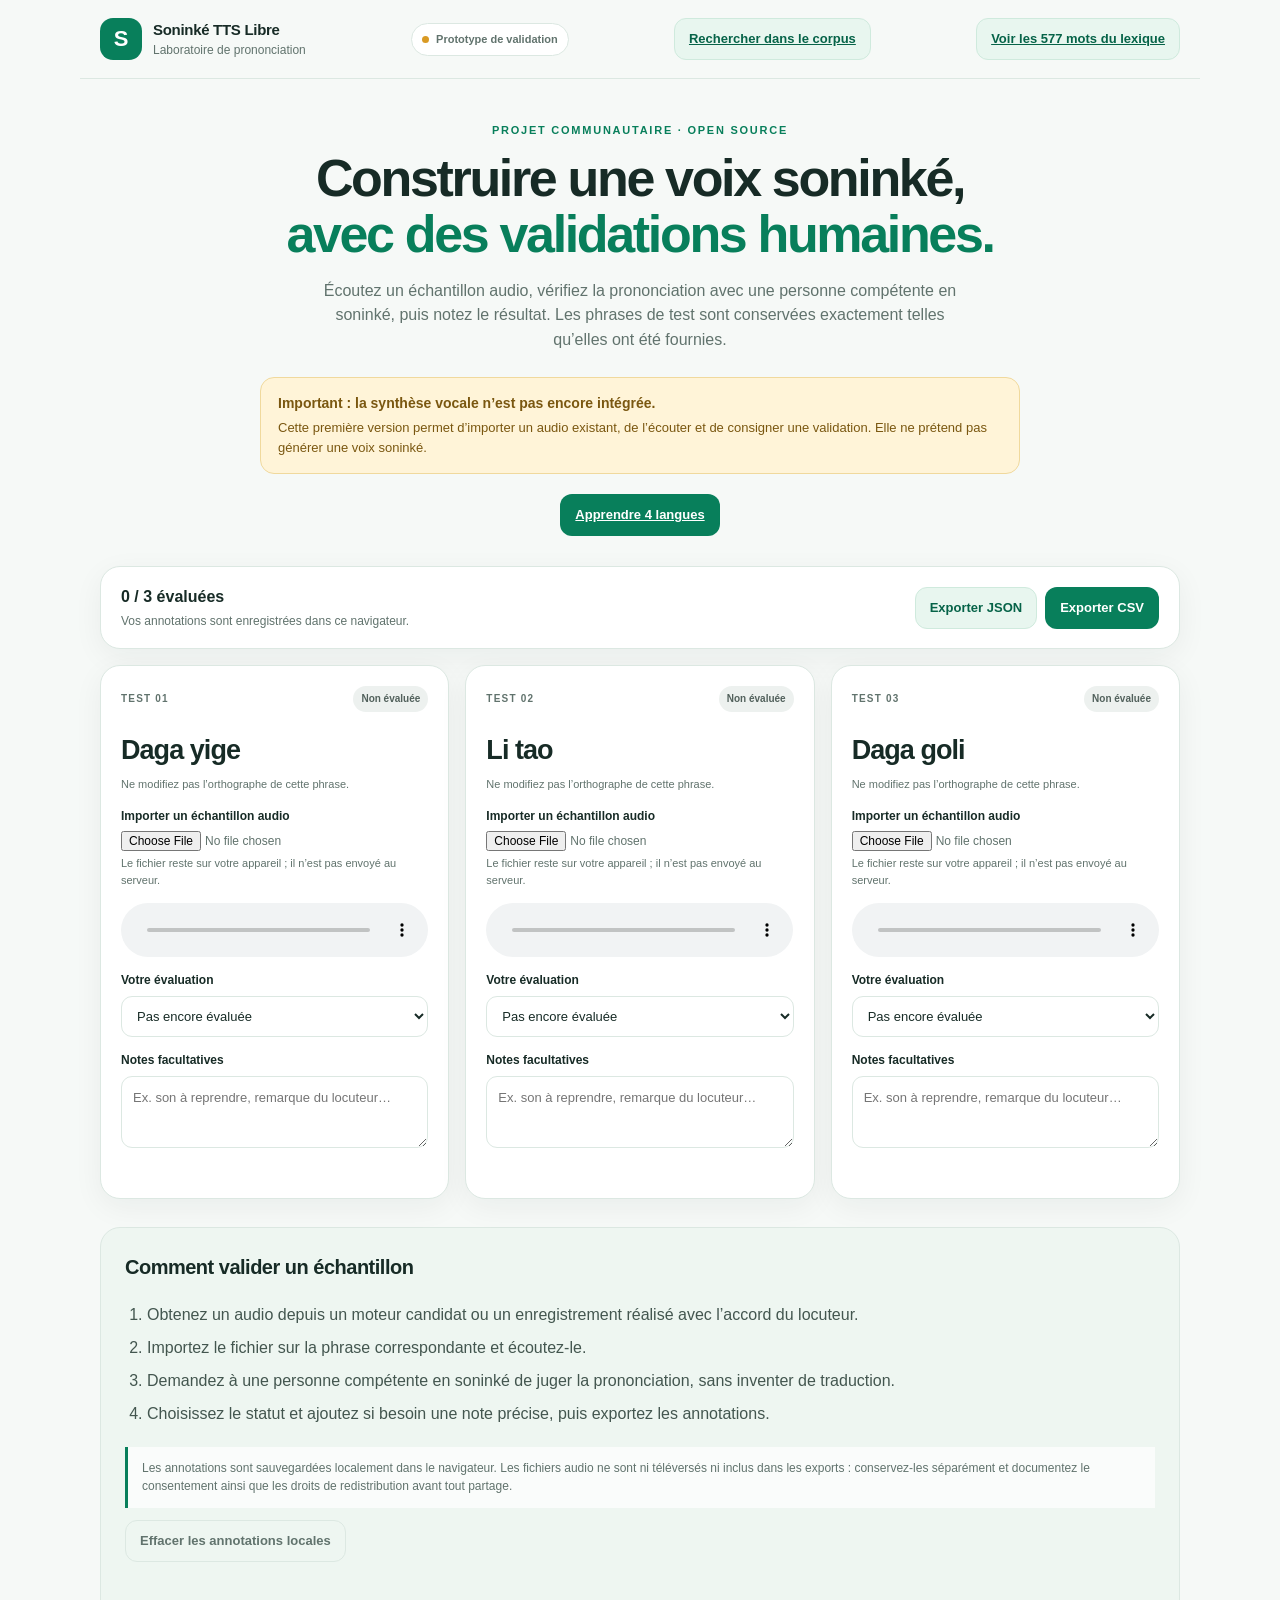
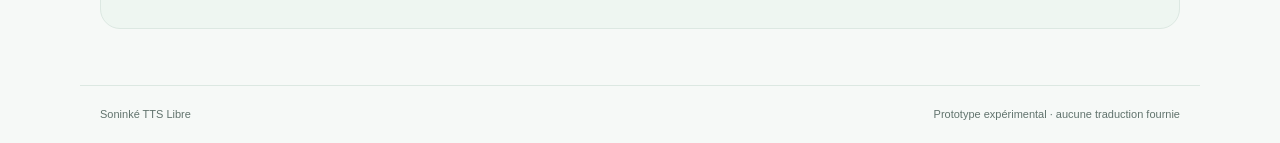
<file: index.html>
<!doctype html>
<html lang="fr">
<head>
  <meta charset="utf-8">
  <meta name="viewport" content="width=device-width, initial-scale=1">
  <meta name="theme-color" content="#087f5b">
  <meta name="description" content="Laboratoire communautaire pour tester et valider la prononciation de phrases soninké.">
  <title>Soninké TTS Libre — laboratoire de validation</title>
  <link rel="stylesheet" href="styles.css">
  <script src="app.js" defer></script>
</head>
<body>
  <header class="site-header">
    <a class="brand" href="./" aria-label="Soninké TTS Libre, accueil">
      <span class="brand-mark" aria-hidden="true">S</span>
      <span><strong>Soninké TTS Libre</strong><small>Laboratoire de prononciation</small></span>
    </a>
    <span class="status-pill"><span class="status-dot"></span> Prototype de validation</span>
    <a class="button button-secondary" href="corpus.html">Rechercher dans le corpus</a>
    <a class="button button-secondary" href="lexique.html">Voir les 577 mots du lexique</a>
  </header>

  <main>
    <section class="hero">
      <p class="eyebrow">PROJET COMMUNAUTAIRE · OPEN SOURCE</p>
      <h1>Construire une voix soninké, <span>avec des validations humaines.</span></h1>
      <p class="intro">Écoutez un échantillon audio, vérifiez la prononciation avec une personne compétente en soninké, puis notez le résultat. Les phrases de test sont conservées exactement telles qu’elles ont été fournies.</p>
      <div class="notice" role="status">
        <strong>Important : la synthèse vocale n’est pas encore intégrée.</strong>
        <span>Cette première version permet d’importer un audio existant, de l’écouter et de consigner une validation. Elle ne prétend pas générer une voix soninké.</span>
      </div>
      <p class="hero-actions"><a class="button button-primary" href="apprendre.html">Apprendre 4 langues</a></p>
    </section>

    <section class="toolbar" aria-label="Actions sur les validations">
      <div><strong id="progress-count">0 / 3 évaluées</strong><p>Vos annotations sont enregistrées dans ce navigateur.</p></div>
      <div class="toolbar-actions">
        <button class="button button-secondary" id="export-json" type="button">Exporter JSON</button>
        <button class="button button-primary" id="export-csv" type="button">Exporter CSV</button>
      </div>
    </section>

    <section id="phrase-list" class="phrase-list" aria-label="Phrases de test">
      <article class="phrase-card" data-phrase-id="p1">
        <div class="phrase-top"><span class="phrase-index">TEST 01</span><span class="eval-badge" data-badge>Non évaluée</span></div>
        <h2 class="phrase-text">Daga yige</h2>
        <p class="helper">Ne modifiez pas l’orthographe de cette phrase.</p>
        <label class="field-label" for="audio-p1">Importer un échantillon audio</label>
        <input class="audio-input" id="audio-p1" type="file" accept="audio/*" aria-describedby="audio-help-p1">
        <p class="helper" id="audio-help-p1">Le fichier reste sur votre appareil ; il n’est pas envoyé au serveur.</p>
        <audio class="audio-player" controls hidden></audio>
        <label class="field-label" for="status-p1">Votre évaluation</label>
        <select class="status-select" id="status-p1">
          <option value="not_evaluated">Pas encore évaluée</option>
          <option value="correct">Prononciation correcte</option>
          <option value="needs_correction">À corriger</option>
        </select>
        <label class="field-label" for="notes-p1">Notes facultatives</label>
        <textarea class="notes-input" id="notes-p1" rows="2" placeholder="Ex. son à reprendre, remarque du locuteur…"></textarea>
        <p class="save-state" aria-live="polite"></p>
      </article>

      <article class="phrase-card" data-phrase-id="p2">
        <div class="phrase-top"><span class="phrase-index">TEST 02</span><span class="eval-badge" data-badge>Non évaluée</span></div>
        <h2 class="phrase-text">Li tao</h2>
        <p class="helper">Ne modifiez pas l’orthographe de cette phrase.</p>
        <label class="field-label" for="audio-p2">Importer un échantillon audio</label>
        <input class="audio-input" id="audio-p2" type="file" accept="audio/*" aria-describedby="audio-help-p2">
        <p class="helper" id="audio-help-p2">Le fichier reste sur votre appareil ; il n’est pas envoyé au serveur.</p>
        <audio class="audio-player" controls hidden></audio>
        <label class="field-label" for="status-p2">Votre évaluation</label>
        <select class="status-select" id="status-p2">
          <option value="not_evaluated">Pas encore évaluée</option>
          <option value="correct">Prononciation correcte</option>
          <option value="needs_correction">À corriger</option>
        </select>
        <label class="field-label" for="notes-p2">Notes facultatives</label>
        <textarea class="notes-input" id="notes-p2" rows="2" placeholder="Ex. son à reprendre, remarque du locuteur…"></textarea>
        <p class="save-state" aria-live="polite"></p>
      </article>

      <article class="phrase-card" data-phrase-id="p3">
        <div class="phrase-top"><span class="phrase-index">TEST 03</span><span class="eval-badge" data-badge>Non évaluée</span></div>
        <h2 class="phrase-text">Daga goli</h2>
        <p class="helper">Ne modifiez pas l’orthographe de cette phrase.</p>
        <label class="field-label" for="audio-p3">Importer un échantillon audio</label>
        <input class="audio-input" id="audio-p3" type="file" accept="audio/*" aria-describedby="audio-help-p3">
        <p class="helper" id="audio-help-p3">Le fichier reste sur votre appareil ; il n’est pas envoyé au serveur.</p>
        <audio class="audio-player" controls hidden></audio>
        <label class="field-label" for="status-p3">Votre évaluation</label>
        <select class="status-select" id="status-p3">
          <option value="not_evaluated">Pas encore évaluée</option>
          <option value="correct">Prononciation correcte</option>
          <option value="needs_correction">À corriger</option>
        </select>
        <label class="field-label" for="notes-p3">Notes facultatives</label>
        <textarea class="notes-input" id="notes-p3" rows="2" placeholder="Ex. son à reprendre, remarque du locuteur…"></textarea>
        <p class="save-state" aria-live="polite"></p>
      </article>
    </section>

    <section class="guide">
      <h2>Comment valider un échantillon</h2>
      <ol>
        <li>Obtenez un audio depuis un moteur candidat ou un enregistrement réalisé avec l’accord du locuteur.</li>
        <li>Importez le fichier sur la phrase correspondante et écoutez-le.</li>
        <li>Demandez à une personne compétente en soninké de juger la prononciation, sans inventer de traduction.</li>
        <li>Choisissez le statut et ajoutez si besoin une note précise, puis exportez les annotations.</li>
      </ol>
      <p class="privacy-note">Les annotations sont sauvegardées localement dans le navigateur. Les fichiers audio ne sont ni téléversés ni inclus dans les exports : conservez-les séparément et documentez le consentement ainsi que les droits de redistribution avant tout partage.</p>
      <button class="button button-quiet" id="clear-data" type="button">Effacer les annotations locales</button>
      <p id="global-message" class="global-message" role="status" aria-live="polite"></p>
    </section>
  </main>

  <footer><span>Soninké TTS Libre</span><span>Prototype expérimental · aucune traduction fournie</span></footer>
</body>
</html>
</file>
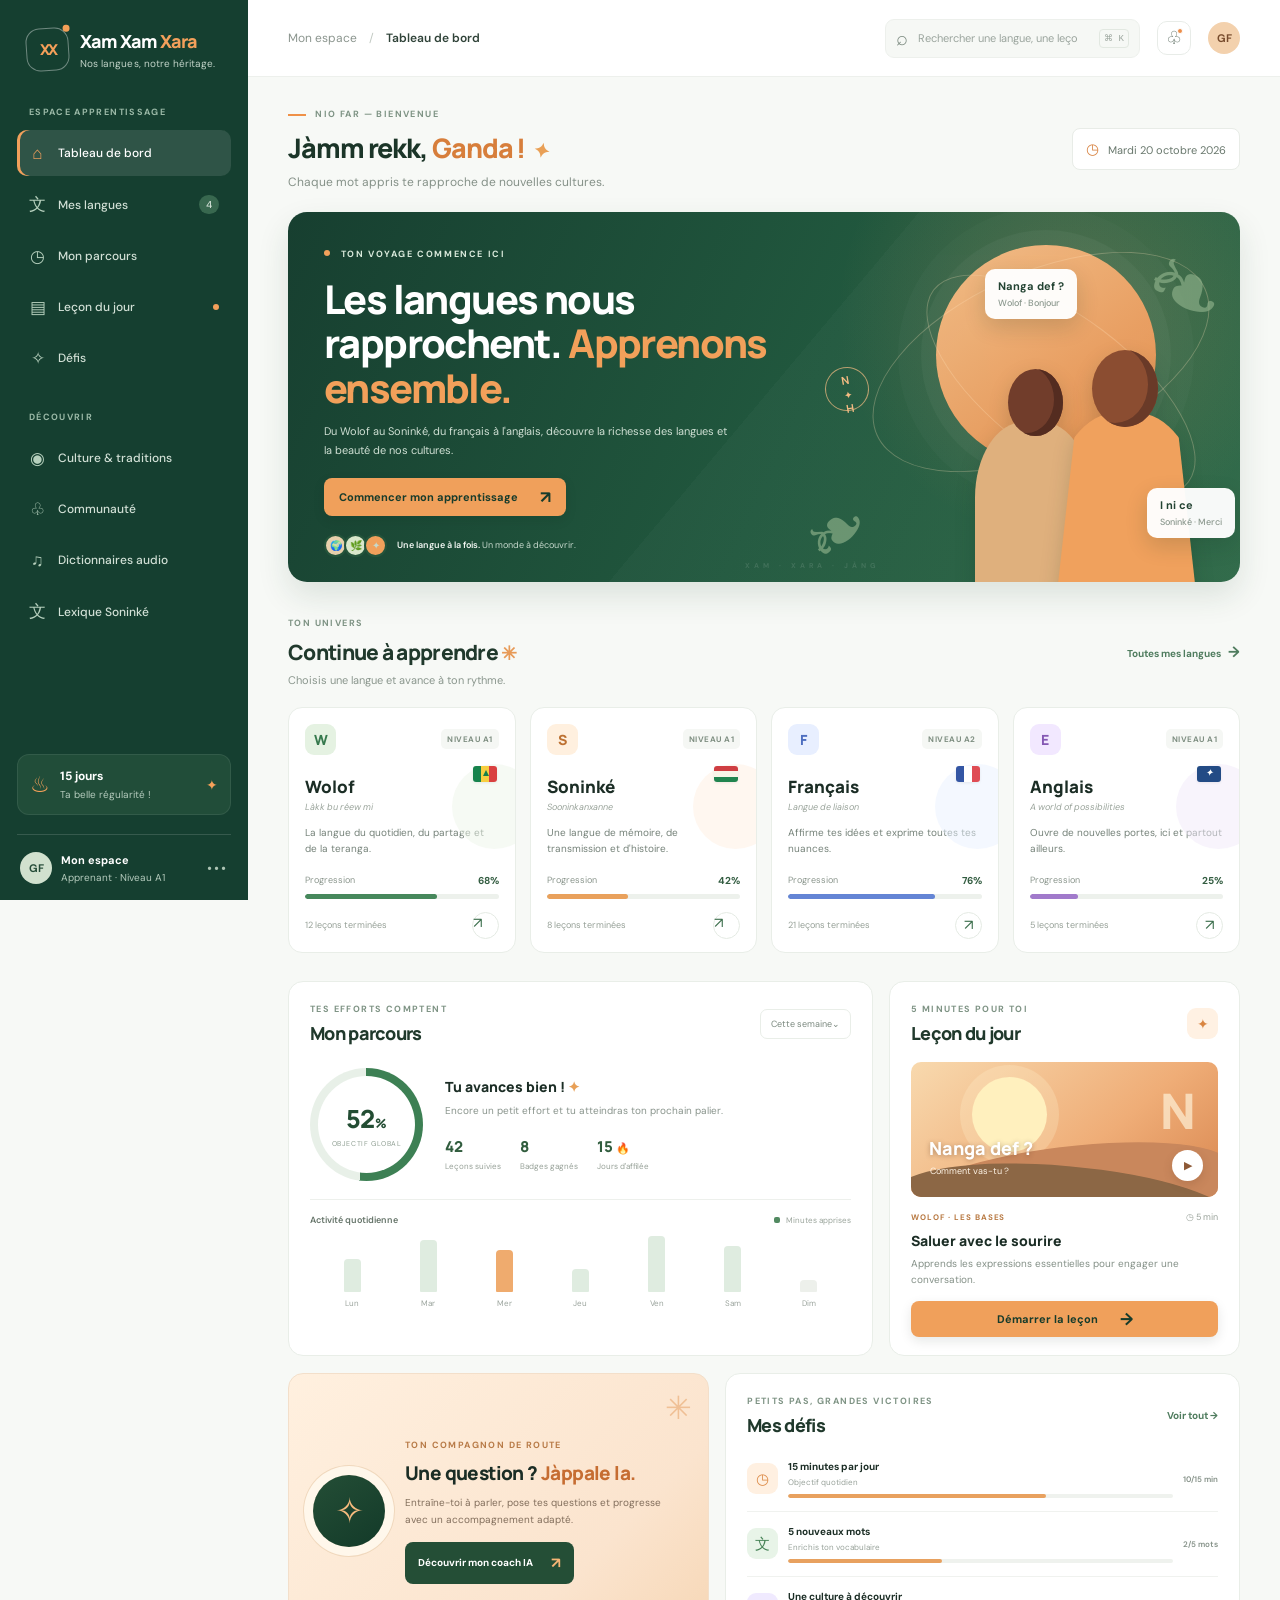
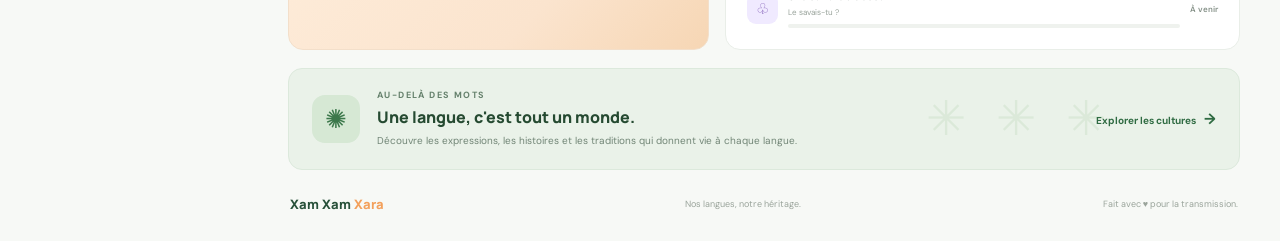
<file: maquette-xam-xam-xara/index.html>
<!doctype html>
<html lang="fr">
<head>
  <meta charset="utf-8">
  <meta name="viewport" content="width=device-width, initial-scale=1">
  <meta name="theme-color" content="#123b2b">
  <meta name="description" content="Xam Xam Xara — apprendre les langues du Sénégal et du monde. Nos langues, notre héritage.">
  <title>Xam Xam Xara — Nos langues, notre héritage</title>
  <link rel="stylesheet" href="./styles.css">
</head>
<body>
  <div class="app-shell">
    <aside class="sidebar" id="sidebar">
      <a class="brand" href="#accueil" aria-label="Xam Xam Xara, accueil">
        <span class="brand-mark"><span>XX</span><i></i></span>
        <span class="brand-copy"><strong>Xam Xam <em>Xara</em></strong><small>Nos langues, notre héritage.</small></span>
      </a>
      <div class="nav-label">ESPACE APPRENTISSAGE</div>
      <nav class="main-nav" aria-label="Navigation principale">
        <a class="nav-link active" href="#accueil"><span class="nav-icon">⌂</span> Tableau de bord</a>
        <a class="nav-link" href="#langues"><span class="nav-icon">文</span> Mes langues <span class="nav-count">4</span></a>
        <a class="nav-link" href="#parcours"><span class="nav-icon">◷</span> Mon parcours</a>
        <a class="nav-link" href="#lecon"><span class="nav-icon">▤</span> Leçon du jour <span class="nav-dot"></span></a>
        <a class="nav-link" href="#defis"><span class="nav-icon">✧</span> Défis</a>
      </nav>
      <div class="nav-label explore-label">DÉCOUVRIR</div>
      <nav class="main-nav" aria-label="Découvrir">
        <a class="nav-link" href="#culture"><span class="nav-icon">◉</span> Culture & traditions</a>
        <a class="nav-link" href="#communaute"><span class="nav-icon">♧</span> Communauté</a>
        <a class="nav-link" href="./soninke-lab/apprendre.html"><span class="nav-icon">♫</span> Dictionnaires audio</a>
        <a class="nav-link" href="./soninke-lab/lexique.html"><span class="nav-icon">文</span> Lexique Soninké</a>
      </nav>
      <div class="sidebar-bottom">
        <div class="streak-card"><span class="streak-flame">♨</span><div><strong>15 jours</strong><small>Ta belle régularité !</small></div><span class="streak-spark">✦</span></div>
        <div class="sidebar-user"><div class="avatar avatar-small">GF</div><div class="user-copy"><strong>Mon espace</strong><small>Apprenant · Niveau A1</small></div><span class="more">•••</span></div>
      </div>
    </aside>

    <main class="main-content" id="accueil">
      <header class="topbar">
        <button class="mobile-menu" id="menuToggle" aria-label="Ouvrir le menu">☰</button>
        <div class="breadcrumb">Mon espace <span>/</span> <strong>Tableau de bord</strong></div>
        <div class="top-actions">
          <label class="search-box"><span>⌕</span><input id="globalSearch" type="search" placeholder="Rechercher une langue, une leçon…" aria-label="Rechercher"><kbd>⌘ K</kbd></label>
          <button class="icon-button notification" aria-label="Notifications" id="notifyButton">♧<i></i></button>
          <div class="top-avatar avatar">GF</div>
        </div>
      </header>

      <div class="content-wrap">
        <section class="welcome-row">
          <div><p class="eyebrow"><span class="eyebrow-line"></span> NIO FAR — BIENVENUE</p><h1>Jàmm rekk, <span>Ganda !</span> <span class="wave">✦</span></h1><p class="welcome-sub">Chaque mot appris te rapproche de nouvelles cultures.</p></div>
          <div class="date-chip"><span>◷</span> Mardi 20 octobre 2026</div>
        </section>

        <section class="hero-banner" aria-label="Présentation de Xam Xam Xara">
          <div class="hero-text">
            <span class="hero-kicker"><span class="kicker-dot"></span> TON VOYAGE COMMENCE ICI</span>
            <h2>Les langues nous<br>rapprochent. <span>Apprenons<br>ensemble.</span></h2>
            <p>Du Wolof au Soninké, du français à l'anglais, découvre la richesse des langues et la beauté de nos cultures.</p>
            <a class="primary-button" href="#langues">Commencer mon apprentissage <span>↗</span></a>
            <div class="hero-proof"><div class="proof-avatars"><span>🌍</span><span>🌿</span><span>✦</span></div><span><strong>Une langue à la fois.</strong> Un monde à découvrir.</span></div>
          </div>
          <div class="hero-art" aria-hidden="true">
            <div class="sun-disc"></div><div class="art-orbit orbit-one"></div><div class="art-orbit orbit-two"></div>
            <div class="art-person person-back"><div class="person-head"></div><div class="person-body"></div></div>
            <div class="art-person person-front"><div class="person-head"></div><div class="person-body"></div></div>
            <div class="art-leaf leaf-one">❧</div><div class="art-leaf leaf-two">❧</div>
            <div class="floating-word word-wolof">Nanga def ? <small>Wolof · Bonjour</small></div>
            <div class="floating-word word-soninke">I ni ce <small>Soninké · Merci</small></div>
            <div class="pattern-stamp">N<br><span>✦</span><br>H</div>
          </div>
          <div class="hero-decoration">XAM · XARA · JÀNG</div>
        </section>

        <section class="section-block" id="langues">
          <div class="section-heading"><div><p class="eyebrow">TON UNIVERS</p><h2>Continue à apprendre <span class="heading-spark">✳</span></h2><p class="section-subtitle">Choisis une langue et avance à ton rythme.</p></div><a class="text-link" href="#langues">Toutes mes langues <span>→</span></a></div>
          <div class="language-grid" id="languageGrid">
            <article class="language-card wolof" data-search="wolof sénégal langue nationale">
              <div class="language-top"><span class="language-symbol">W</span><span class="level-pill">NIVEAU A1</span></div><div class="language-flag flag-sn"><i></i></div>
              <h3>Wolof</h3><p class="native-name">Làkk bu réew mi</p><p class="language-desc">La langue du quotidien, du partage et de la teranga.</p>
              <div class="progress-meta"><span>Progression</span><strong>68%</strong></div><div class="progress-track"><span style="width:68%"></span></div>
              <div class="card-bottom"><span>12 leçons terminées</span><a class="round-arrow" href="./soninke-lab/apprendre.html" aria-label="Ouvrir le dictionnaire Wolof audio">↗</a></div>
            </article>
            <article class="language-card soninke" data-search="soninké soninke langue patrimoine">
              <div class="language-top"><span class="language-symbol">S</span><span class="level-pill">NIVEAU A1</span></div><div class="language-flag flag-soninke"><i></i></div>
              <h3>Soninké</h3><p class="native-name">Sooninkanxanne</p><p class="language-desc">Une langue de mémoire, de transmission et d'histoire.</p>
              <div class="progress-meta"><span>Progression</span><strong>42%</strong></div><div class="progress-track"><span style="width:42%"></span></div>
              <div class="card-bottom"><span>8 leçons terminées</span><a class="round-arrow" href="./soninke-lab/lexique.html" aria-label="Ouvrir le lexique Soninké audio">↗</a></div>
            </article>
            <article class="language-card french" data-search="français français langue">
              <div class="language-top"><span class="language-symbol">F</span><span class="level-pill">NIVEAU A2</span></div><div class="language-flag flag-fr"><i></i></div>
              <h3>Français</h3><p class="native-name">Langue de liaison</p><p class="language-desc">Affirme tes idées et exprime toutes tes nuances.</p>
              <div class="progress-meta"><span>Progression</span><strong>76%</strong></div><div class="progress-track"><span style="width:76%"></span></div>
              <div class="card-bottom"><span>21 leçons terminées</span><button class="round-arrow" data-start="Français" aria-label="Continuer le français">↗</button></div>
            </article>
            <article class="language-card english" data-search="anglais english langue internationale">
              <div class="language-top"><span class="language-symbol">E</span><span class="level-pill">NIVEAU A1</span></div><div class="language-flag flag-en"><i>✦</i></div>
              <h3>Anglais</h3><p class="native-name">A world of possibilities</p><p class="language-desc">Ouvre de nouvelles portes, ici et partout ailleurs.</p>
              <div class="progress-meta"><span>Progression</span><strong>25%</strong></div><div class="progress-track"><span style="width:25%"></span></div>
              <div class="card-bottom"><span>5 leçons terminées</span><button class="round-arrow" data-start="Anglais" aria-label="Continuer l'anglais">↗</button></div>
            </article>
          </div>
          <p class="empty-search" id="emptySearch" hidden>Aucune langue ne correspond à ta recherche.</p>
        </section>

        <section class="dashboard-grid" id="parcours">
          <article class="panel progress-panel"><div class="panel-heading"><div><p class="eyebrow">TES EFFORTS COMPTENT</p><h2>Mon parcours</h2></div><button class="subtle-button" id="periodButton">Cette semaine⌄</button></div>
            <div class="progress-summary"><div class="progress-ring" aria-label="52 pour cent de progression"><div><strong>52<span>%</span></strong><small>OBJECTIF GLOBAL</small></div></div><div class="summary-copy"><h3>Tu avances bien ! <span>✦</span></h3><p>Encore un petit effort et tu atteindras ton prochain palier.</p><div class="mini-stats"><div><strong>42</strong><small>Leçons suivies</small></div><div><strong>8</strong><small>Badges gagnés</small></div><div><strong>15 <i>🔥</i></strong><small>Jours d'affilée</small></div></div></div></div>
            <div class="weekly-chart"><div class="chart-label"><span>Activité quotidienne</span><span class="chart-legend"><i></i> Minutes apprises</span></div><div class="chart-bars" aria-label="Activité de lundi à dimanche"><div class="bar-day"><span class="bar" style="height:45%"></span><small>Lun</small></div><div class="bar-day"><span class="bar" style="height:72%"></span><small>Mar</small></div><div class="bar-day"><span class="bar today" style="height:58%"></span><small>Mer</small></div><div class="bar-day"><span class="bar" style="height:32%"></span><small>Jeu</small></div><div class="bar-day"><span class="bar" style="height:88%"></span><small>Ven</small></div><div class="bar-day"><span class="bar" style="height:63%"></span><small>Sam</small></div><div class="bar-day"><span class="bar future" style="height:16%"></span><small>Dim</small></div></div></div>
          </article>

          <article class="panel daily-panel" id="lecon"><div class="panel-heading"><div><p class="eyebrow">5 MINUTES POUR TOI</p><h2>Leçon du jour</h2></div><span class="daily-icon">✦</span></div>
            <div class="lesson-art"><div class="lesson-sun"></div><div class="lesson-land land-back"></div><div class="lesson-land land-front"></div><span class="lesson-letter">N</span><span class="lesson-word">Nanga def ?</span><span class="lesson-translation">Comment vas-tu ?</span><button class="audio-play" id="audioButton" aria-label="Ouvrir les audios Wolof">▶</button></div>
            <div class="lesson-info"><div><span class="lesson-language">WOLOF · LES BASES</span><span class="lesson-time">◷ 5 min</span></div><h3>Saluer avec le sourire</h3><p>Apprends les expressions essentielles pour engager une conversation.</p><button class="primary-button full-button" id="lessonButton">Démarrer la leçon <span>→</span></button></div>
          </article>
        </section>

        <section class="lower-grid">
          <article class="coach-card" id="communaute"><div class="coach-orb">✧</div><div class="coach-copy"><p class="eyebrow">TON COMPAGNON DE ROUTE</p><h2>Une question ? <span>Jàppale la.</span></h2><p>Entraîne-toi à parler, pose tes questions et progresse avec un accompagnement adapté.</p><button class="coach-button" id="coachButton">Découvrir mon coach IA <span>↗</span></button></div><div class="coach-spark">✳</div></article>
          <article class="panel challenges-panel" id="defis"><div class="panel-heading"><div><p class="eyebrow">PETITS PAS, GRANDES VICTOIRES</p><h2>Mes défis</h2></div><a class="text-link" href="#defis">Voir tout →</a></div>
            <div class="challenge-row"><span class="challenge-icon orange-icon">◷</span><div class="challenge-copy"><strong>15 minutes par jour</strong><small>Objectif quotidien</small><div class="challenge-progress"><span style="width:67%"></span></div></div><b>10/15 min</b></div>
            <div class="challenge-row"><span class="challenge-icon green-icon">文</span><div class="challenge-copy"><strong>5 nouveaux mots</strong><small>Enrichis ton vocabulaire</small><div class="challenge-progress"><span style="width:40%"></span></div></div><b>2/5 mots</b></div>
            <div class="challenge-row"><span class="challenge-icon purple-icon">♧</span><div class="challenge-copy"><strong>Une culture à découvrir</strong><small>Le savais-tu ?</small><div class="challenge-progress"><span style="width:0%"></span></div></div><b>À venir</b></div>
          </article>
        </section>

        <section class="culture-strip" id="culture"><div class="culture-icon">✺</div><div><p class="eyebrow">AU-DELÀ DES MOTS</p><h2>Une langue, c'est tout un monde.</h2><p>Découvre les expressions, les histoires et les traditions qui donnent vie à chaque langue.</p></div><a href="#culture" class="culture-link">Explorer les cultures <span>→</span></a><span class="culture-pattern">✳ ✳ ✳</span></section>
        <footer class="footer"><a class="footer-brand" href="#accueil">Xam Xam <em>Xara</em></a><span>Nos langues, notre héritage.</span><span>Fait avec ♥ pour la transmission.</span></footer>
      </div>
    </main>
  </div>
  <div class="toast" id="toast" role="status" aria-live="polite"></div>
  <script src="./app.js"></script>
</body>
</html>
</file>
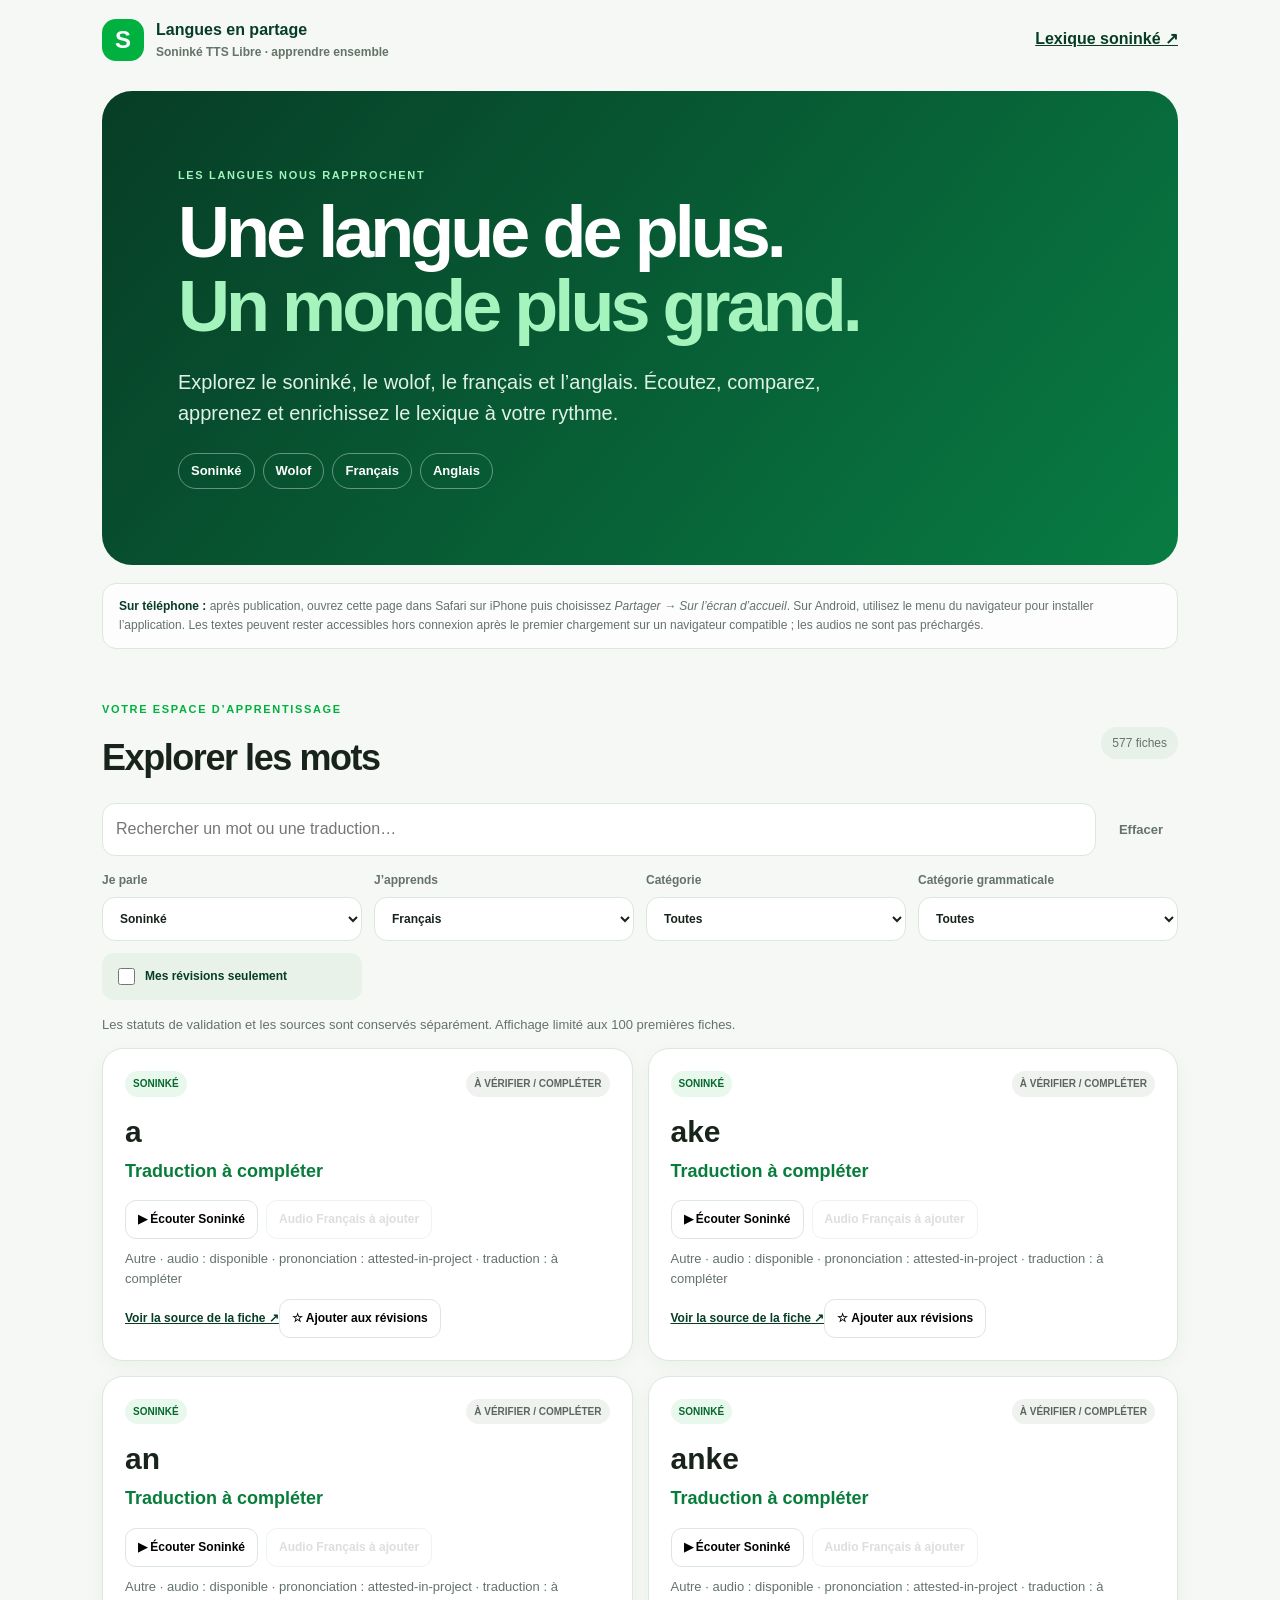
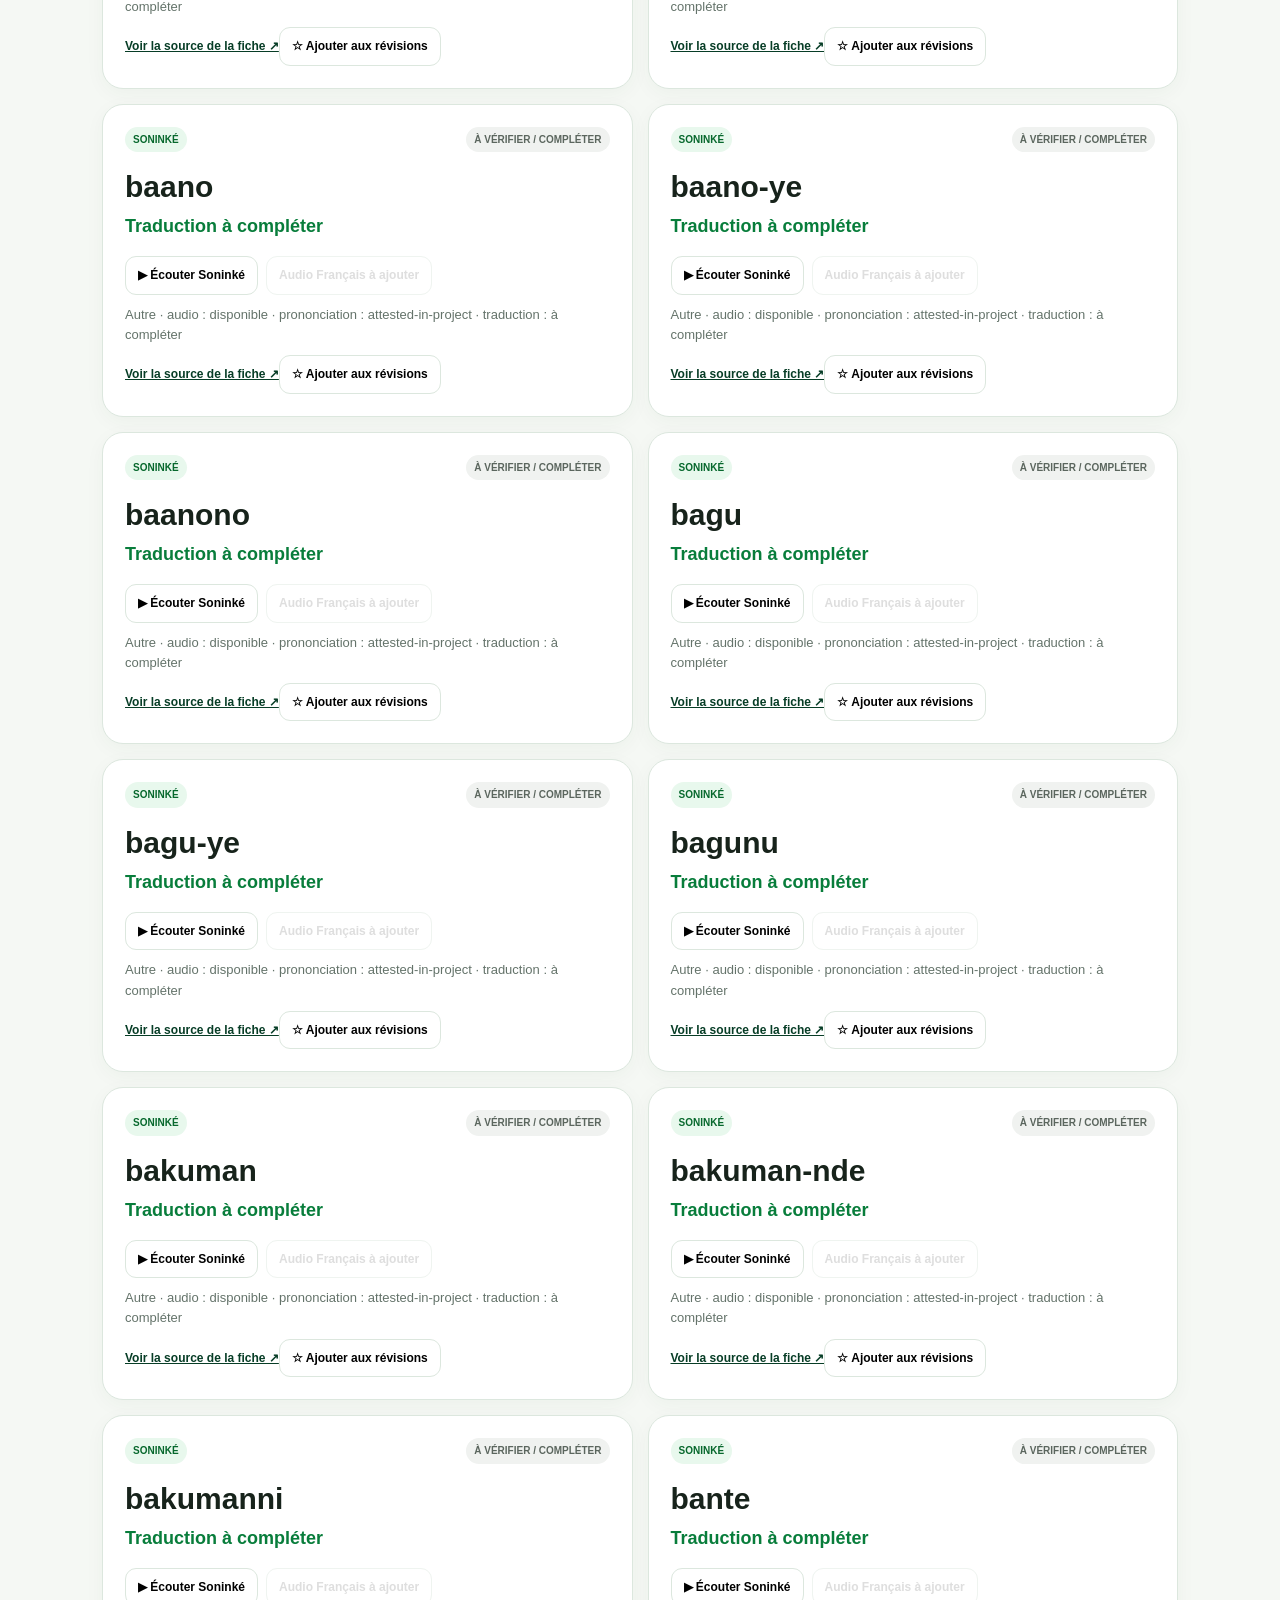
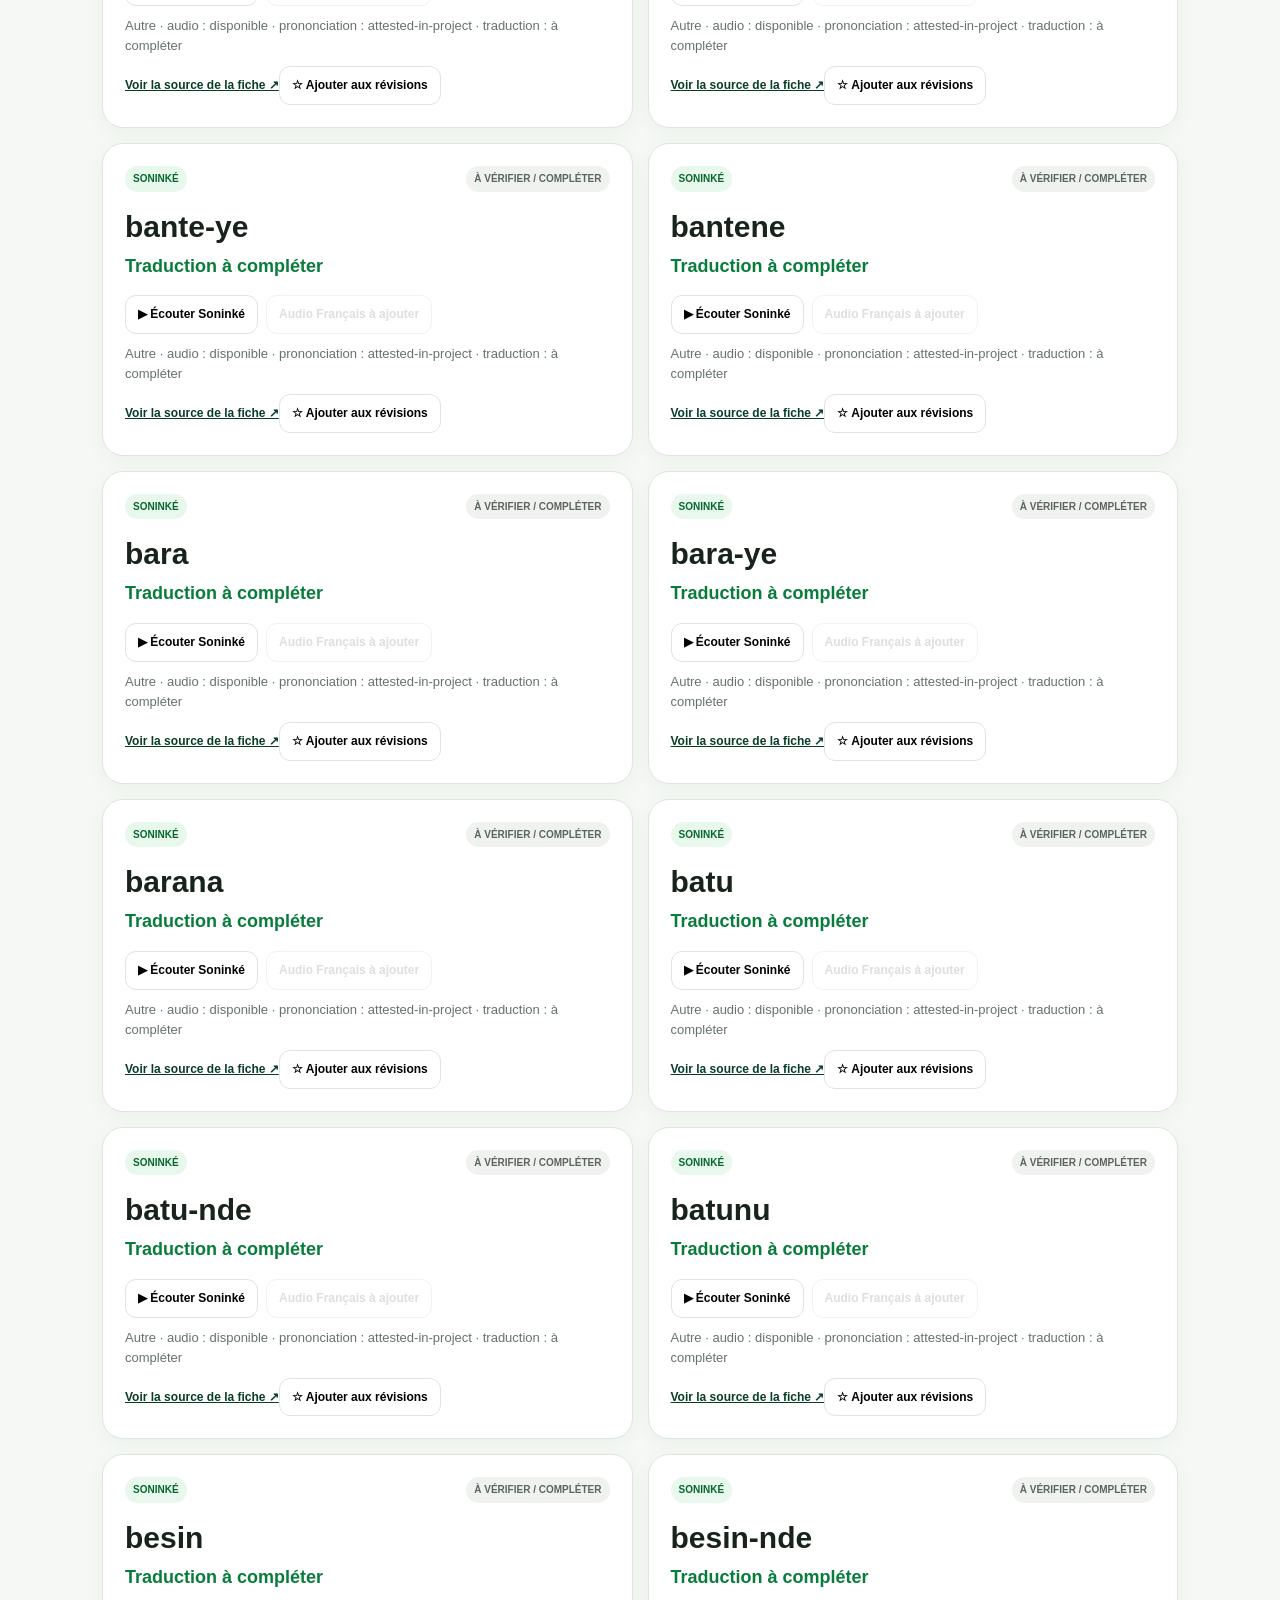
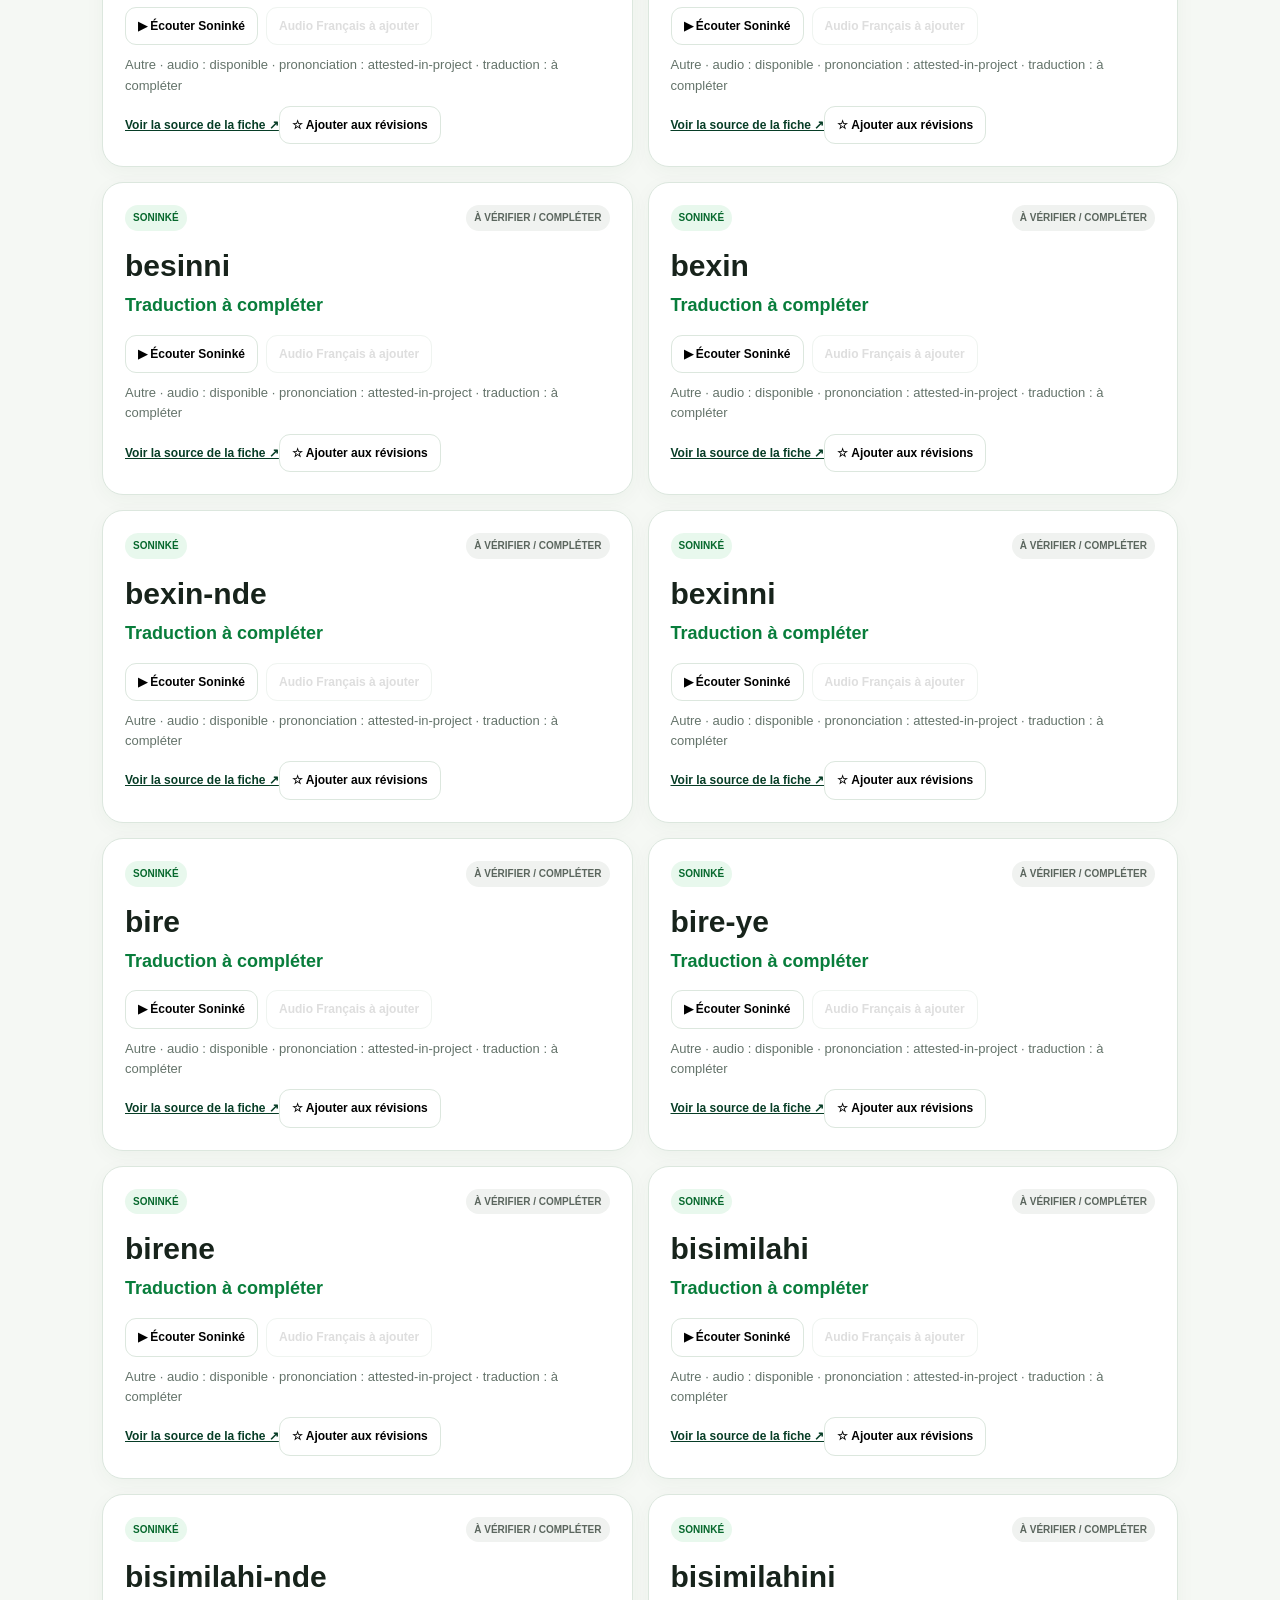
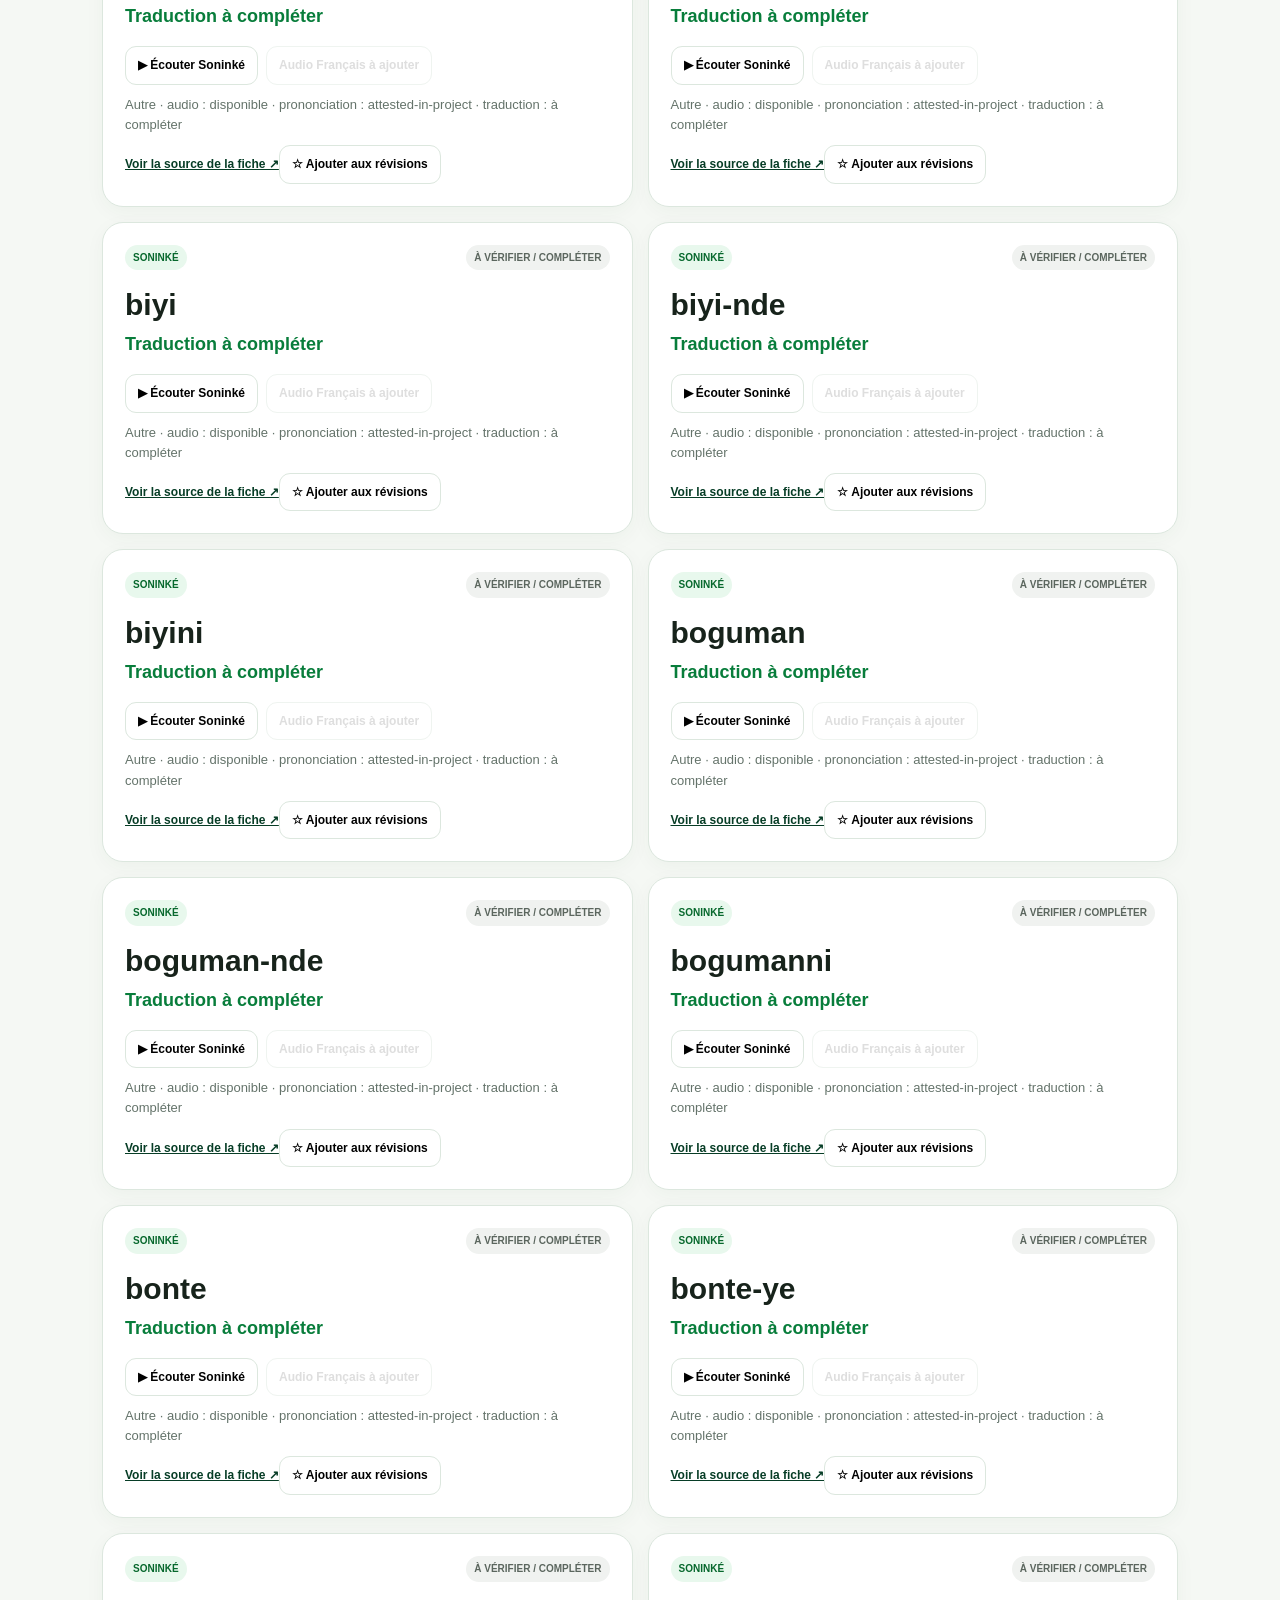
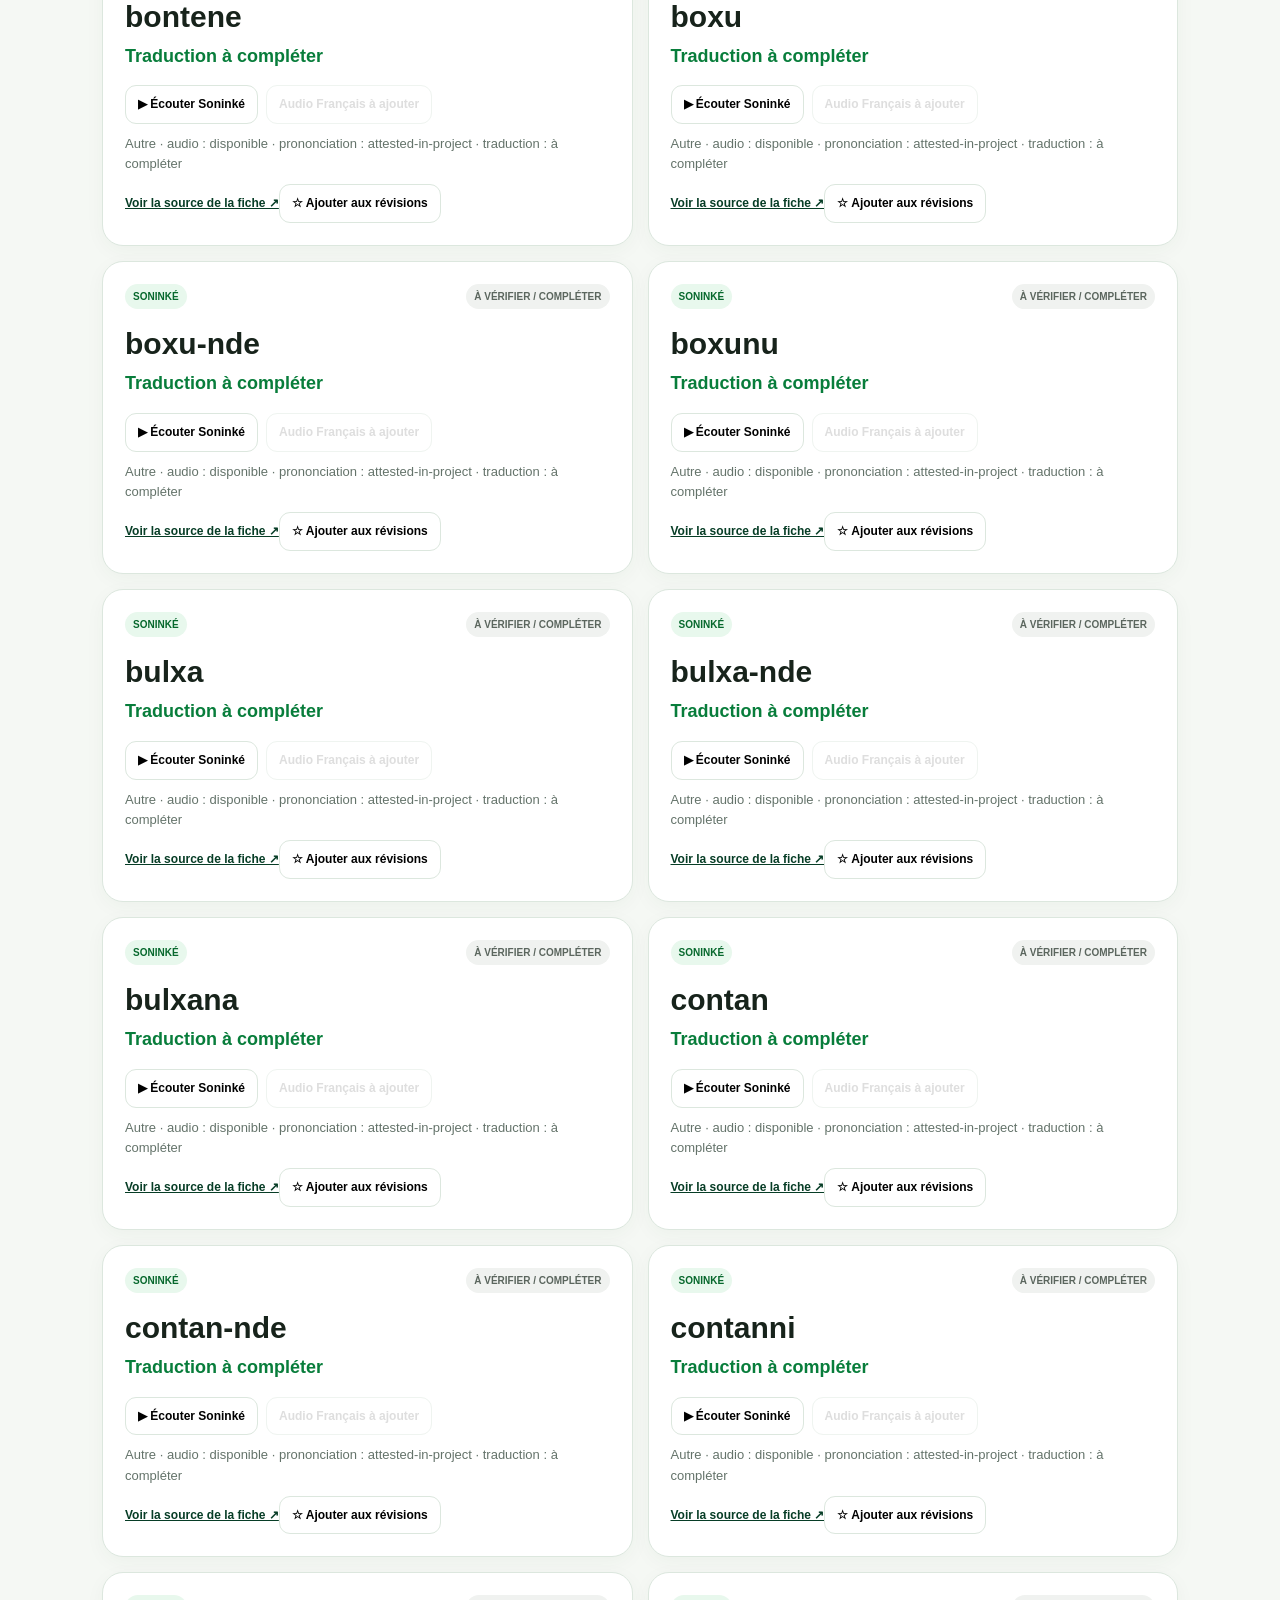
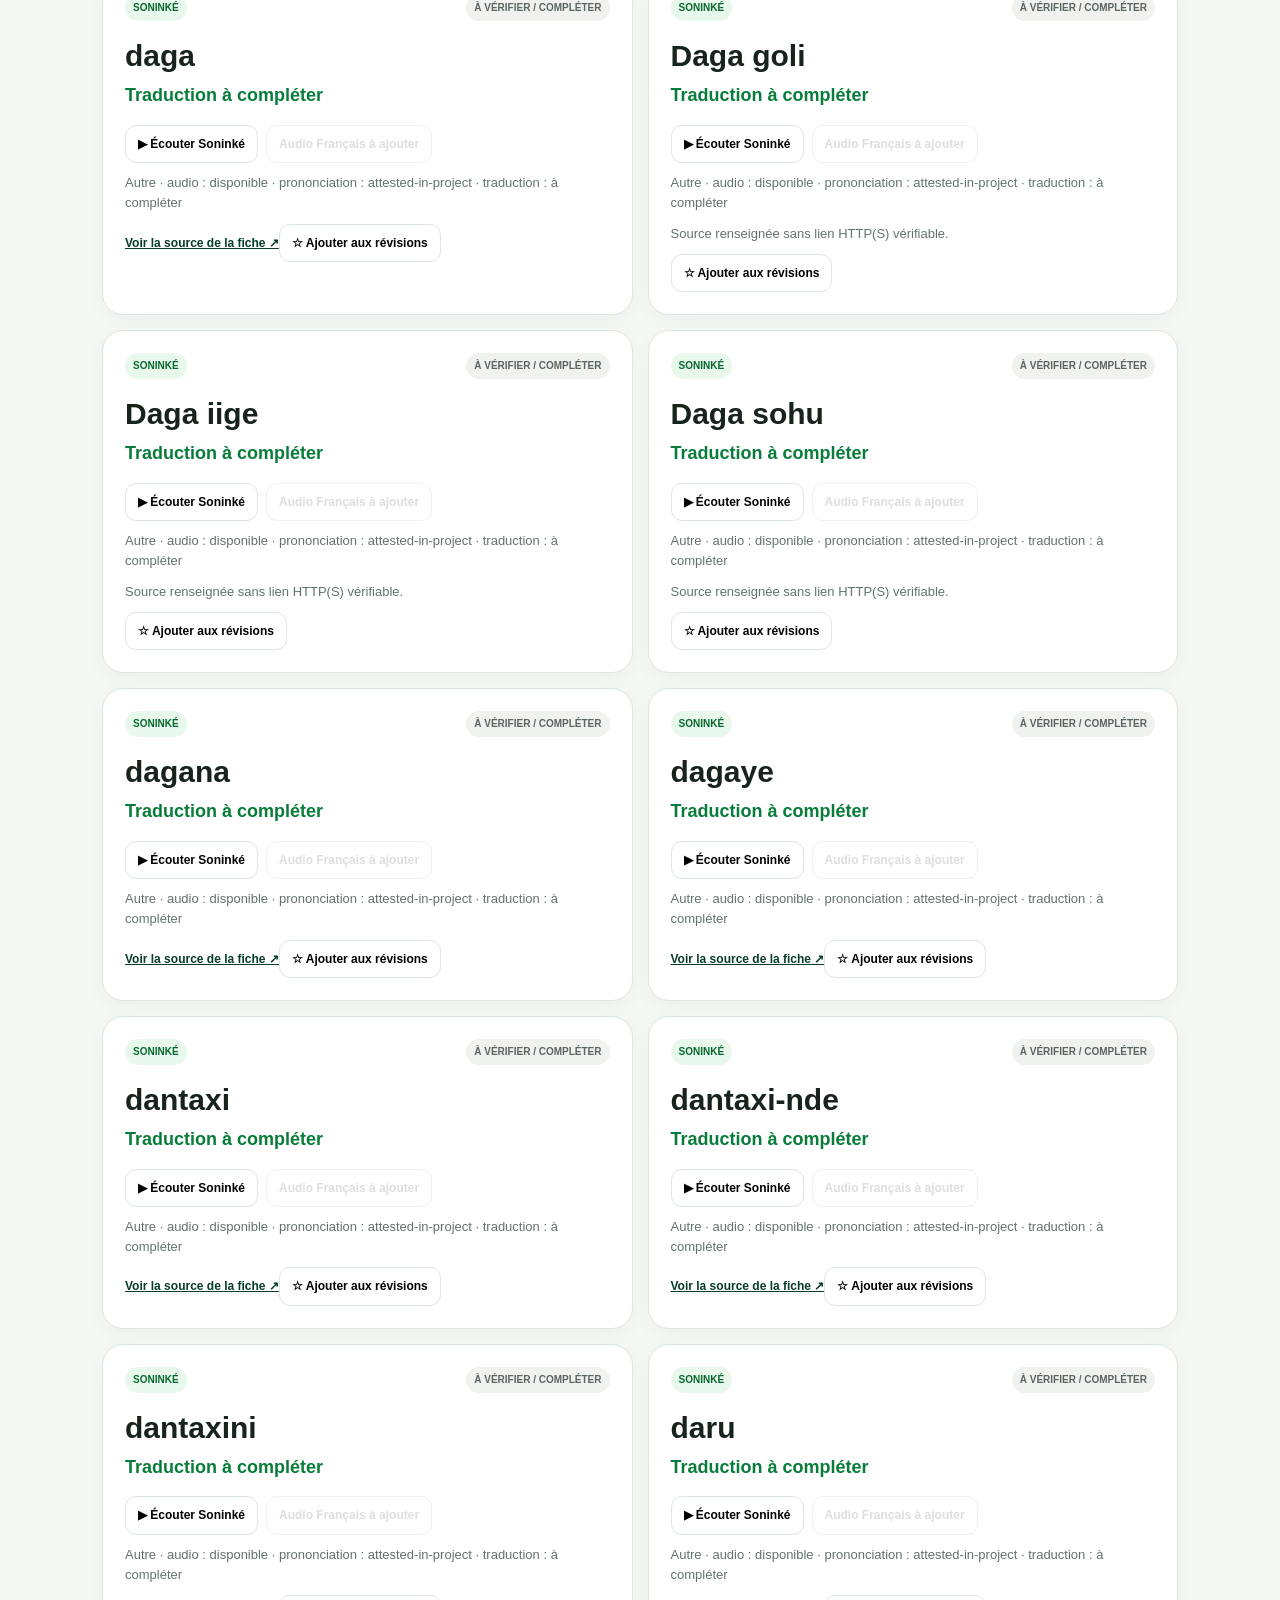
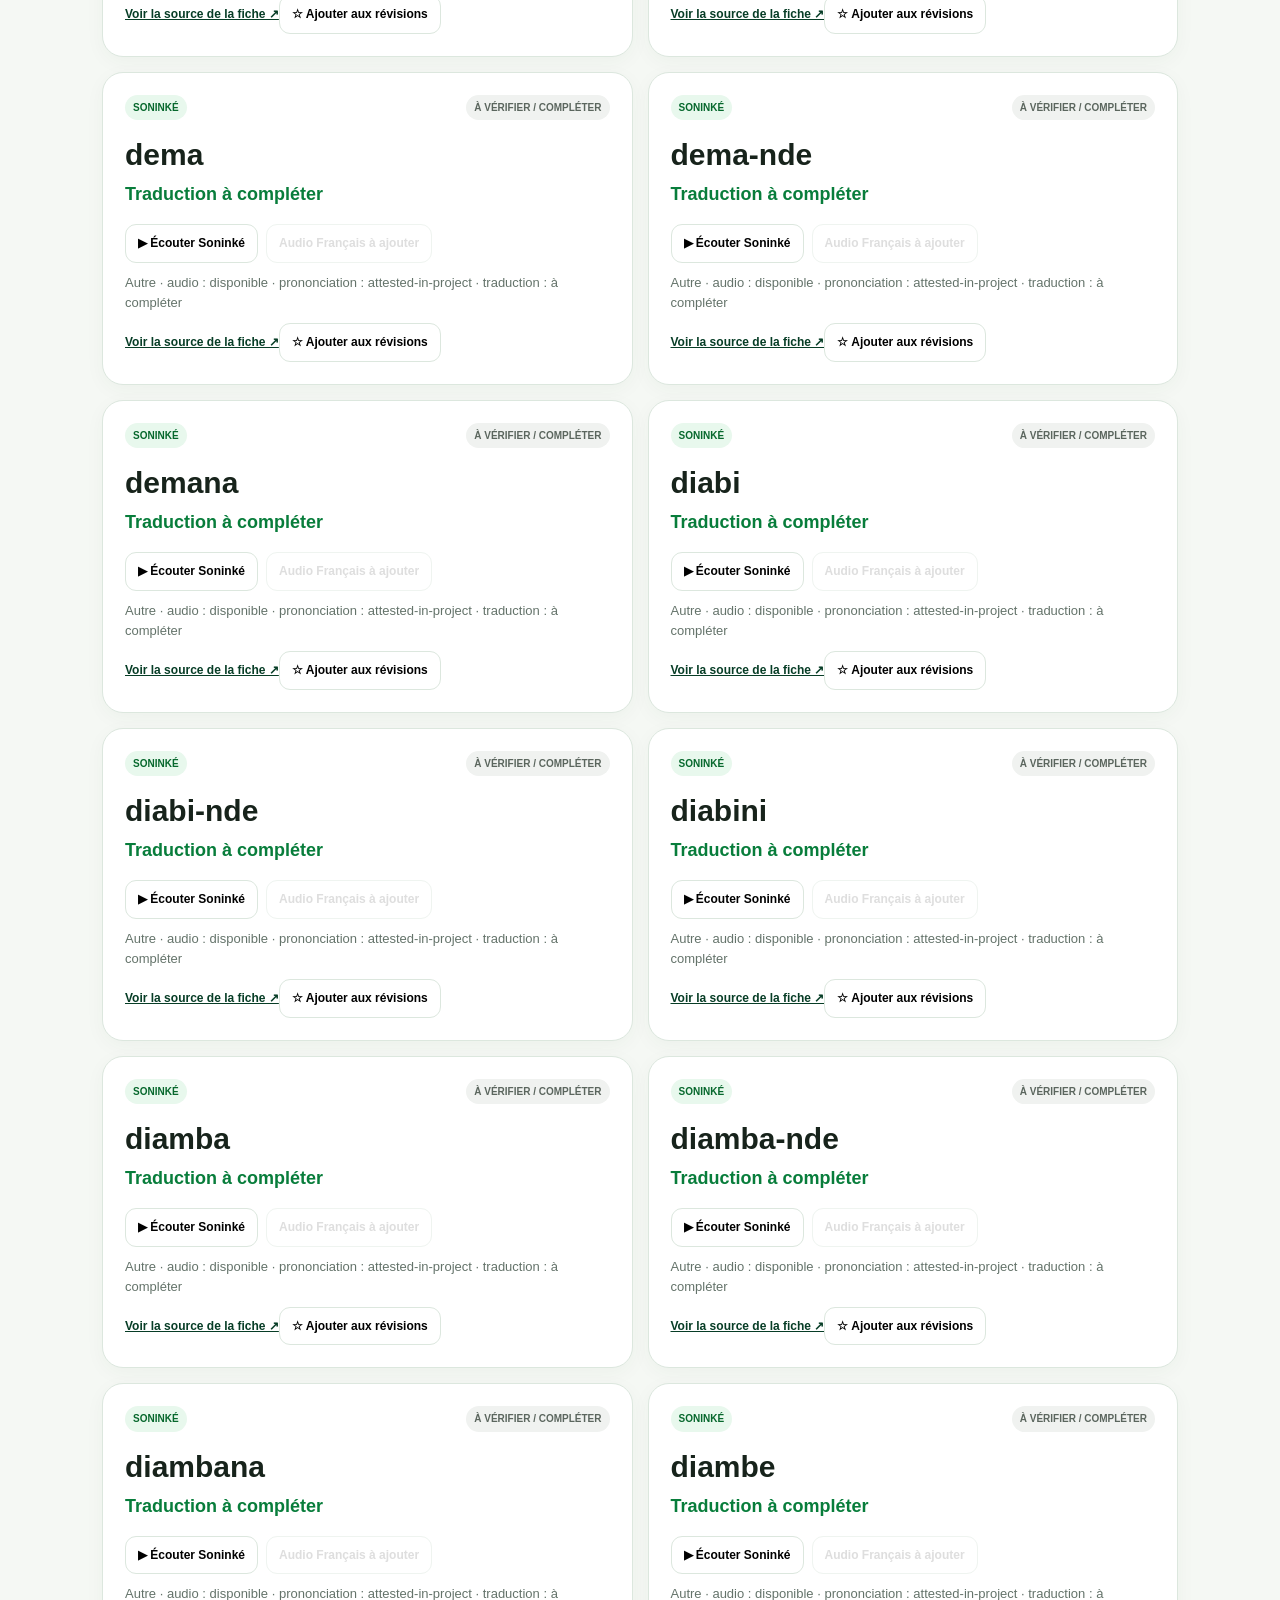
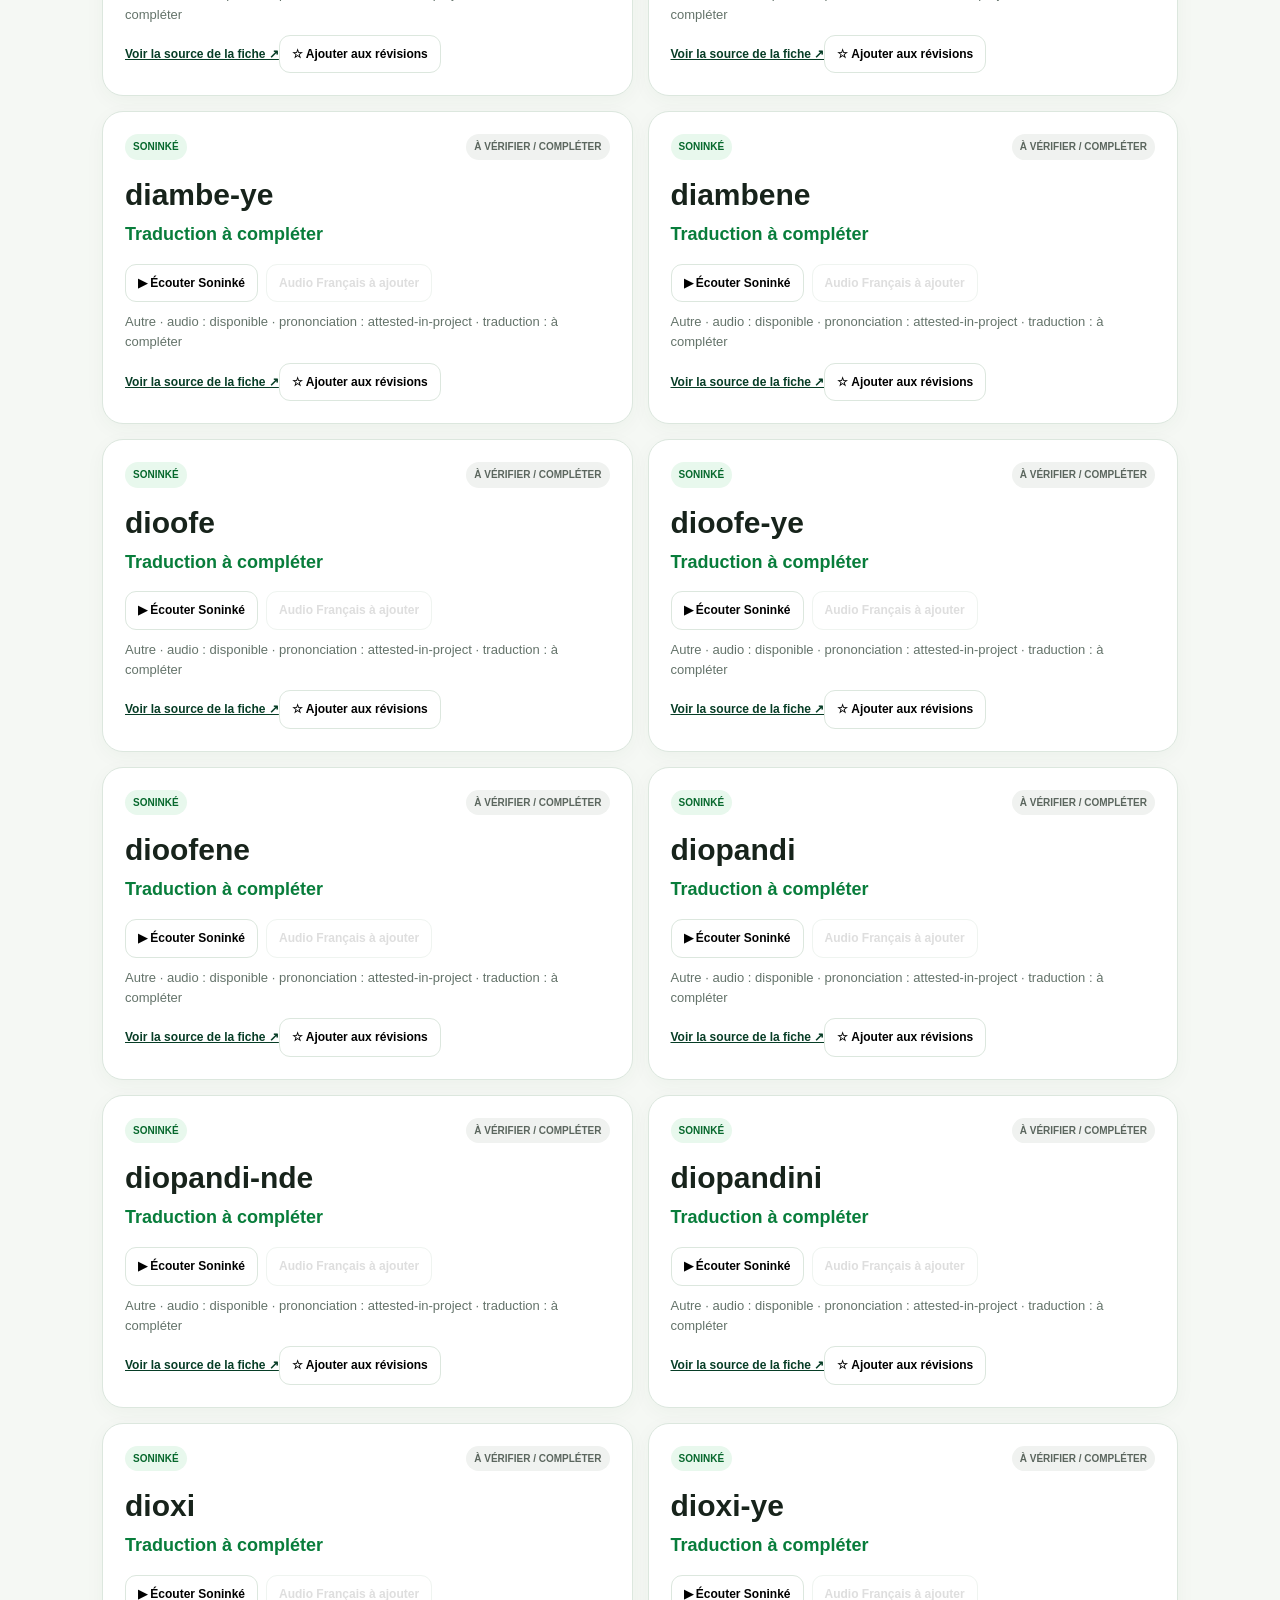
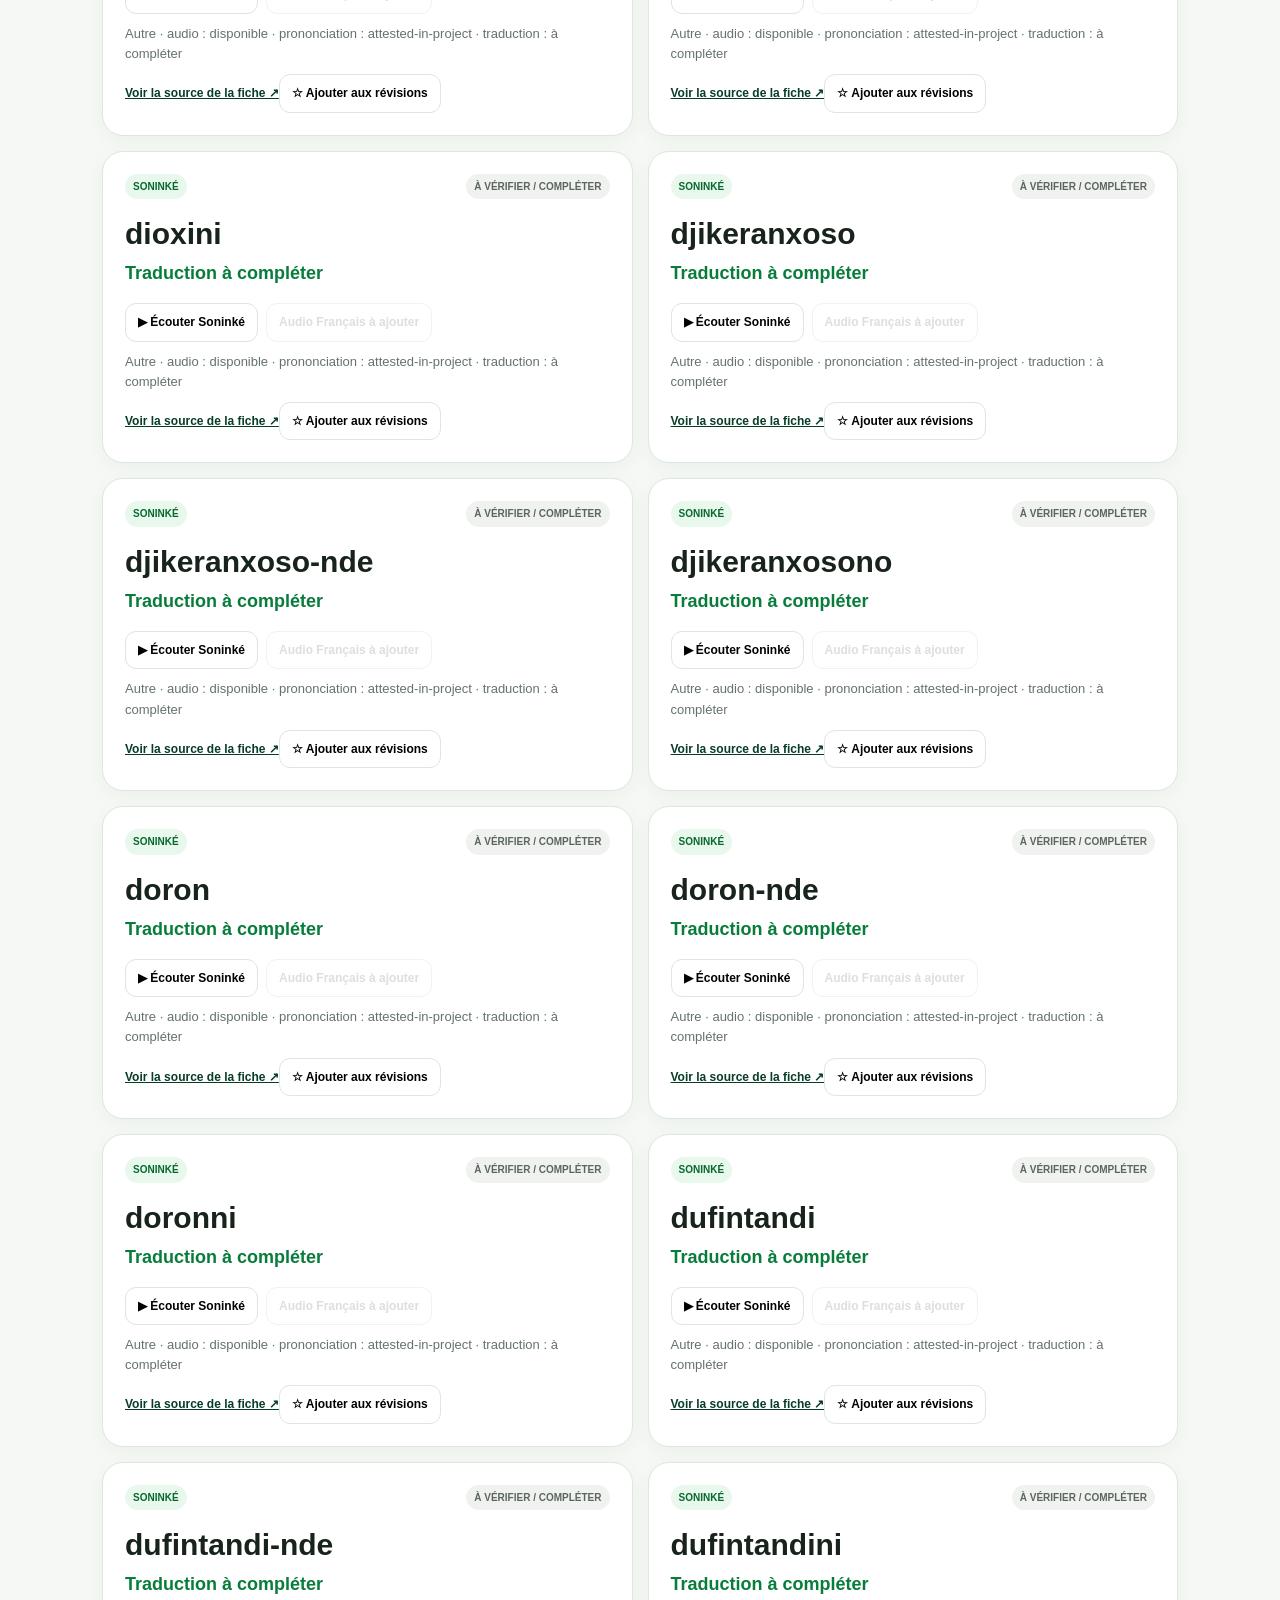
<file: apprendre.html>
<!doctype html>
<html lang="fr"><head><meta charset="utf-8"><meta name="viewport" content="width=device-width,initial-scale=1"><meta name="theme-color" content="#00b140">
<link rel="manifest" href="manifest.webmanifest">
<link rel="icon" type="image/svg+xml" href="assets/app-icon.svg">
<meta name="apple-mobile-web-app-capable" content="yes">
<meta name="apple-mobile-web-app-status-bar-style" content="default">
<meta name="apple-mobile-web-app-title" content="Langues en partage"><meta name="description" content="Apprendre le soninké, le wolof, le français et l’anglais."><title>Langues en partage — Soninké TTS Libre</title><link rel="stylesheet" href="apprendre.css"><script src="apprendre.js" defer></script></head>
<body><header class="topbar"><a class="brand" href="./"><span class="mark">S</span><span><strong>Langues en partage</strong><small>Soninké TTS Libre · apprendre ensemble</small></span></a><a href="lexique.html">Lexique soninké ↗</a></header><main>
<section class="hero"><p class="eyebrow">LES LANGUES NOUS RAPPROCHENT</p><h1>Une langue de plus.<br><span>Un monde plus grand.</span></h1><p class="lead">Explorez le soninké, le wolof, le français et l’anglais. Écoutez, comparez, apprenez et enrichissez le lexique à votre rythme.</p><div class="pills"><span>Soninké</span><span>Wolof</span><span>Français</span><span>Anglais</span></div></section>
<p class="install-note"><strong>Sur téléphone :</strong> après publication, ouvrez cette page dans Safari sur iPhone puis choisissez <em>Partager → Sur l’écran d’accueil</em>. Sur Android, utilisez le menu du navigateur pour installer l’application. Les textes peuvent rester accessibles hors connexion après le premier chargement sur un navigateur compatible ; les audios ne sont pas préchargés.</p><section id="explorer" class="explorer"><div class="heading"><div><p class="eyebrow">VOTRE ESPACE D’APPRENTISSAGE</p><h2>Explorer les mots</h2></div><span id="entry-count" class="count">Chargement…</span></div><div class="search"><input id="search" type="search" placeholder="Rechercher un mot ou une traduction…" aria-label="Rechercher"><button id="clear" class="quiet">Effacer</button></div><div class="filters"><label>Je parle<select id="from"><option value="soninke">Soninké</option><option value="wolof">Wolof</option><option value="fr">Français</option><option value="en">Anglais</option></select></label><label>J’apprends<select id="to"><option value="fr">Français</option><option value="en">Anglais</option><option value="wolof">Wolof</option><option value="soninke">Soninké</option></select></label><label>Catégorie<select id="category"><option value="">Toutes</option><option value="greeting">Salutations</option><option value="daily-life">Vie quotidienne</option><option value="family">Famille</option><option value="travel">Voyage</option><option value="food">Alimentation</option><option value="grammar">Grammaire</option><option value="other">Autre</option></select></label><label>Catégorie grammaticale<select id="grammar-filter"><option value="">Toutes</option><option value="noun">Nom</option><option value="verb">Verbe</option><option value="adjective">Adjectif</option><option value="adverb">Adverbe</option><option value="pronoun">Pronom</option><option value="article">Article</option><option value="preposition">Préposition</option><option value="conjunction">Conjonction</option><option value="other">Non précisée</option></select></label><label class="review-toggle"><input id="review-only" type="checkbox"> Mes révisions seulement</label></div><p id="status" role="status" aria-live="polite">Chargement des ressources…</p><div id="results" class="cards"></div><div id="empty" class="empty" hidden><h3>Le prochain mot peut venir de vous.</h3><p>Ajoutez une fiche à votre collection puis exportez-la pour la partager.</p><button id="show-add" class="primary">Ajouter un mot</button></div></section>
<section class="learning-path" id="parcours"><p class="eyebrow">APPRENDRE ÉTAPE PAR ÉTAPE</p><h2>Choisissez votre prochain pas</h2><p class="path-intro">Un parcours progressif : commencer par les mots utiles, puis comprendre les phrases, écouter, lire et réviser. Les modules s’enrichiront à mesure que les entrées vérifiées seront disponibles.</p><div class="path-grid"><article><span class="path-level">DÉBUTANT · A0</span><h3>Saluer et se présenter</h3><p>Salutations, formules de politesse et premières présentations.</p><button class="secondary path-action" type="button" data-category="greeting">Explorer les salutations</button></article><article><span class="path-level">DÉBUTANT · A0–A1</span><h3>Les mots du quotidien</h3><p>Vocabulaire utile à la maison, au marché et dans les conversations simples.</p><button class="secondary path-action" type="button" data-category="daily-life">Explorer le quotidien</button></article><article><span class="path-level">A1</span><h3>Famille et relations</h3><p>Décrire ses proches et comprendre les relations courantes.</p><button class="secondary path-action" type="button" data-category="family">Explorer la famille</button></article><article><span class="path-level">A1</span><h3>Se déplacer et voyager</h3><p>Demander son chemin, comprendre des indications et organiser un trajet.</p><button class="secondary path-action" type="button" data-category="travel">Explorer le voyage</button></article><article><span class="path-level">A1–A2</span><h3>Comprendre la structure</h3><p>Catégories grammaticales, pronoms et construction de phrases à partir de données documentées.</p><button class="secondary path-action" type="button" data-category="grammar">Explorer la grammaire</button></article><article><span class="path-level">TOUS NIVEAUX</span><h3>Écouter et réviser</h3><p>Réécouter les enregistrements disponibles et revoir les mots déjà appris.</p><a class="path-link" href="#ressources">Ouvrir les ressources d’écoute et de lecture ↗</a></article></div></section><section class="contribute"><div><p class="eyebrow">LA COMMUNAUTÉ FAIT LA RICHESSE DU LEXIQUE</p><h2>Chaque contribution compte.</h2><p>Ajoutez mots, traductions et exemples. Les traductions et prononciations ont des statuts distincts. Les contributions de ce prototype restent dans votre navigateur jusqu’à leur export. Pour proposer une entrée au lexique commun, utilisez le formulaire communautaire : chaque proposition sera examinée avant intégration.</p></div><div class="actions"><button id="show-add-bottom" class="primary">Contribuer localement</button><a class="secondary" href="https://github.com/aydiarra-star/soninke-tts-libre/issues/new?template=language_contribution.yml" target="_blank" rel="noopener noreferrer">Proposer au projet ↗</a><button id="export-json" class="secondary">Exporter JSON</button><button id="export-csv" class="secondary">Exporter CSV</button></div></section>
<section id="add-panel" class="add-panel" hidden><div class="heading"><h2>Ajouter une fiche</h2><button id="close-add" class="quiet">Fermer ✕</button></div><form id="entry-form"><div class="form-grid"><label>Langue du mot<select id="entry-language"><option value="soninke">Soninké</option><option value="wolof">Wolof</option><option value="fr">Français</option><option value="en">Anglais</option></select></label><label>Mot ou expression<input id="entry-word" required maxlength="180"></label><div id="translation-fields" class="translation-fields wide"></div><label>Catégorie<select id="entry-category"><option value="other">Autre</option><option value="greeting">Salutations</option><option value="daily-life">Vie quotidienne</option><option value="family">Famille</option><option value="travel">Voyage</option><option value="food">Alimentation</option><option value="grammar">Grammaire</option></select></label><label>Exemple de phrase<input id="entry-example" maxlength="400"></label><label class="wide">Source / notes<input id="entry-source" maxlength="500" placeholder="Source, locuteur, contexte…"></label></div><p class="note">La fiche est enregistrée localement. Les langues ne sont pas marquées validées automatiquement. Aucun audio n’est inventé.</p><button class="primary" type="submit">Enregistrer la fiche</button></form></section>
<section id="coverage-gaps" class="coverage-gaps" hidden><p class="eyebrow">TRANSPARENCE DU DICTIONNAIRE</p><h2>Entrées à compléter</h2><p id="coverage-summary" class="path-intro">Mots source sans traduction exploitable : les contributions restent à examiner.</p><div id="coverage-list" class="coverage-list"></div></section><section class="quiz-section" id="quiz"><p class="eyebrow">APPRENDRE EN PRATIQUANT</p><h2>Testez ce que vous retenez</h2><p class="quiz-intro">Des questions sont proposées uniquement quand les deux formes sont présentes dans les données sourcées. Le score reste temporaire dans cette session.</p><div class="quiz-controls"><label>Type d’exercice<select id="quiz-mode"><option value="sentence">Phrases soninké–français</option><option value="vocabulary">Vocabulaire · langues choisies</option></select></label><label id="quiz-direction-label">Sens<select id="quiz-direction"><option value="soninke-fr">Soninké → Français</option><option value="fr-soninke">Français → Soninké</option></select></label><button id="quiz-start" class="primary" type="button">Commencer</button></div><div class="quiz-card"><p id="quiz-prompt-label" class="eyebrow">VOTRE QUESTION</p><h3 id="quiz-prompt">Appuyez sur « Commencer » pour obtenir une question.</h3><label for="quiz-answer">Votre réponse<input id="quiz-answer" autocomplete="off" placeholder="Écrire votre réponse…" disabled></label><div class="quiz-actions"><button id="quiz-check" class="primary" type="button" disabled>Vérifier</button><button id="quiz-next" class="secondary" type="button" disabled>Question suivante</button><span id="quiz-score" class="count">Score : 0/0</span></div><p id="quiz-feedback" class="quiz-feedback" role="status" aria-live="polite"></p></div></section><section class="sentence-lab" id="phrases"><p class="eyebrow">COMPRENDRE EN CONTEXTE</p><h2>Des phrases vivantes</h2><p class="sentence-intro">Lisez des phrases et courts récits soninké avec leur traduction française, issus d’un corpus ouvert attribué à un locuteur de référence. La graphie d’origine est conservée. Les exemples ne sont pas présentés comme validés indépendamment par cette application.</p><div class="sentence-controls"><label for="sentence-search">Rechercher dans les phrases<input id="sentence-search" type="search" placeholder="Mot soninké ou français…"></label><label for="sentence-level">Format<select id="sentence-level"><option value="">Tous les formats</option><option value="phrase">Phrases</option><option value="paragraphe">Paragraphes</option></select></label><label for="sentence-category">Catégorie grammaticale<select id="sentence-category"><option value="">Toutes</option></select></label><span id="sentence-count" class="count">Chargement…</span></div><p id="sentence-status" class="status" role="status" aria-live="polite">Chargement du corpus soninké…</p><div id="sentence-results" class="sentence-cards"></div></section><section class="resources" id="ressources"><p class="eyebrow">POUR ALLER PLUS LOIN</p><h2>Dictionnaires et guides fiables</h2><p class="resources-intro">Ces ressources externes complètent le lexique de l’application. Les liens donnent accès aux dictionnaires, aux guides de lecture et aux explications linguistiques ; leur contenu n’est pas recopié automatiquement dans notre base.</p><div class="resource-grid"><article><span class="resource-language">SONINKÉ</span><h3>Lexique trilingue Asawan</h3><p>Un point de départ pour comparer le soninké, le français et l’anglais.</p><a href="https://www.asawan.org/fr/lexique_soninke" target="_blank" rel="noopener noreferrer">Ouvrir le lexique ↗</a></article><article><span class="resource-language">SONINKÉ</span><h3>Lire et écrire</h3><p>Guides et syllabaires pour l’orthographe romaine et l’Ajami.</p><a href="https://www.asawan.org/fr/apprendre-sonink%C3%A9-ajami" target="_blank" rel="noopener noreferrer">Voir les guides ↗</a></article><article><span class="resource-language">SONINKÉ</span><h3>Grammaire et corpus</h3><p>Documentation structurée, règles et exemples explicitement validés.</p><a href="https://oscarmedra.github.io/snk_engine/" target="_blank" rel="noopener noreferrer">Explorer la documentation ↗</a></article><article><span class="resource-language">WOLOF</span><h3>Jàngileen</h3><p>Dictionnaire adapté au mobile et ressources pour apprendre le wolof.</p><a href="https://jangileen.kalam-alami.net/special/apropos" target="_blank" rel="noopener noreferrer">Ouvrir la ressource ↗</a></article><article><span class="resource-language">WOLOF</span><h3>Baatukaay</h3><p>Dictionnaire wolof-français et dépôt public du projet.</p><a href="https://github.com/alphajoop/baatukaay" target="_blank" rel="noopener noreferrer">Consulter le dépôt ↗</a></article><article><span class="resource-language">WOLOF</span><h3>Lexique structuré</h3><p>Entrées lexicales et catégories grammaticales issues de Wiktionary.</p><a href="https://kaikki.org/frwiktionary/Wolof/index.html" target="_blank" rel="noopener noreferrer">Rechercher des mots ↗</a></article><article><span class="resource-language">FRANÇAIS · ANGLAIS</span><h3>Vocabulaire et grammaire</h3><p>Le parcours prévoit des définitions, exemples, formes grammaticales et révisions ; chaque source sera créditée.</p><a href="https://en.wiktionary.org/" target="_blank" rel="noopener noreferrer">Wiktionary ↗</a></article><article><span class="resource-language">FRANÇAIS · ANGLAIS</span><h3>Panlexia</h3><p>Dictionnaire multilingue qui relie les mots à des concepts communs. Les licences des sources amont doivent être respectées.</p><a href="https://github.com/barumau/panlexia" target="_blank" rel="noopener noreferrer">Consulter le projet ↗</a></article></div><p class="resource-caveat">Attention : les droits varient selon les ressources. Les dictionnaires et corpus ne seront intégrés directement que si leur licence autorise la réutilisation et si la provenance peut être conservée.</p></section><section class="principles"><h2>Un projet ouvert, des langues respectées.</h2><div class="principle-grid"><article><b>01</b><h3>Écouter les langues</h3><p>Les audios existants sont conservés. Un audio absent reste signalé.</p></article><article><b>02</b><h3>Apprendre ensemble</h3><p>Les traductions et les prononciations peuvent être validées séparément.</p></article><article><b>03</b><h3>Grandir sans limites</h3><p>Le pulaar, le bambara, le sérère et d’autres langues pourront rejoindre l’application.</p></article></div></section></main><footer><span>Soninké TTS Libre</span><span>Prototype communautaire · quatre langues au lancement</span></footer></body></html>
</file>
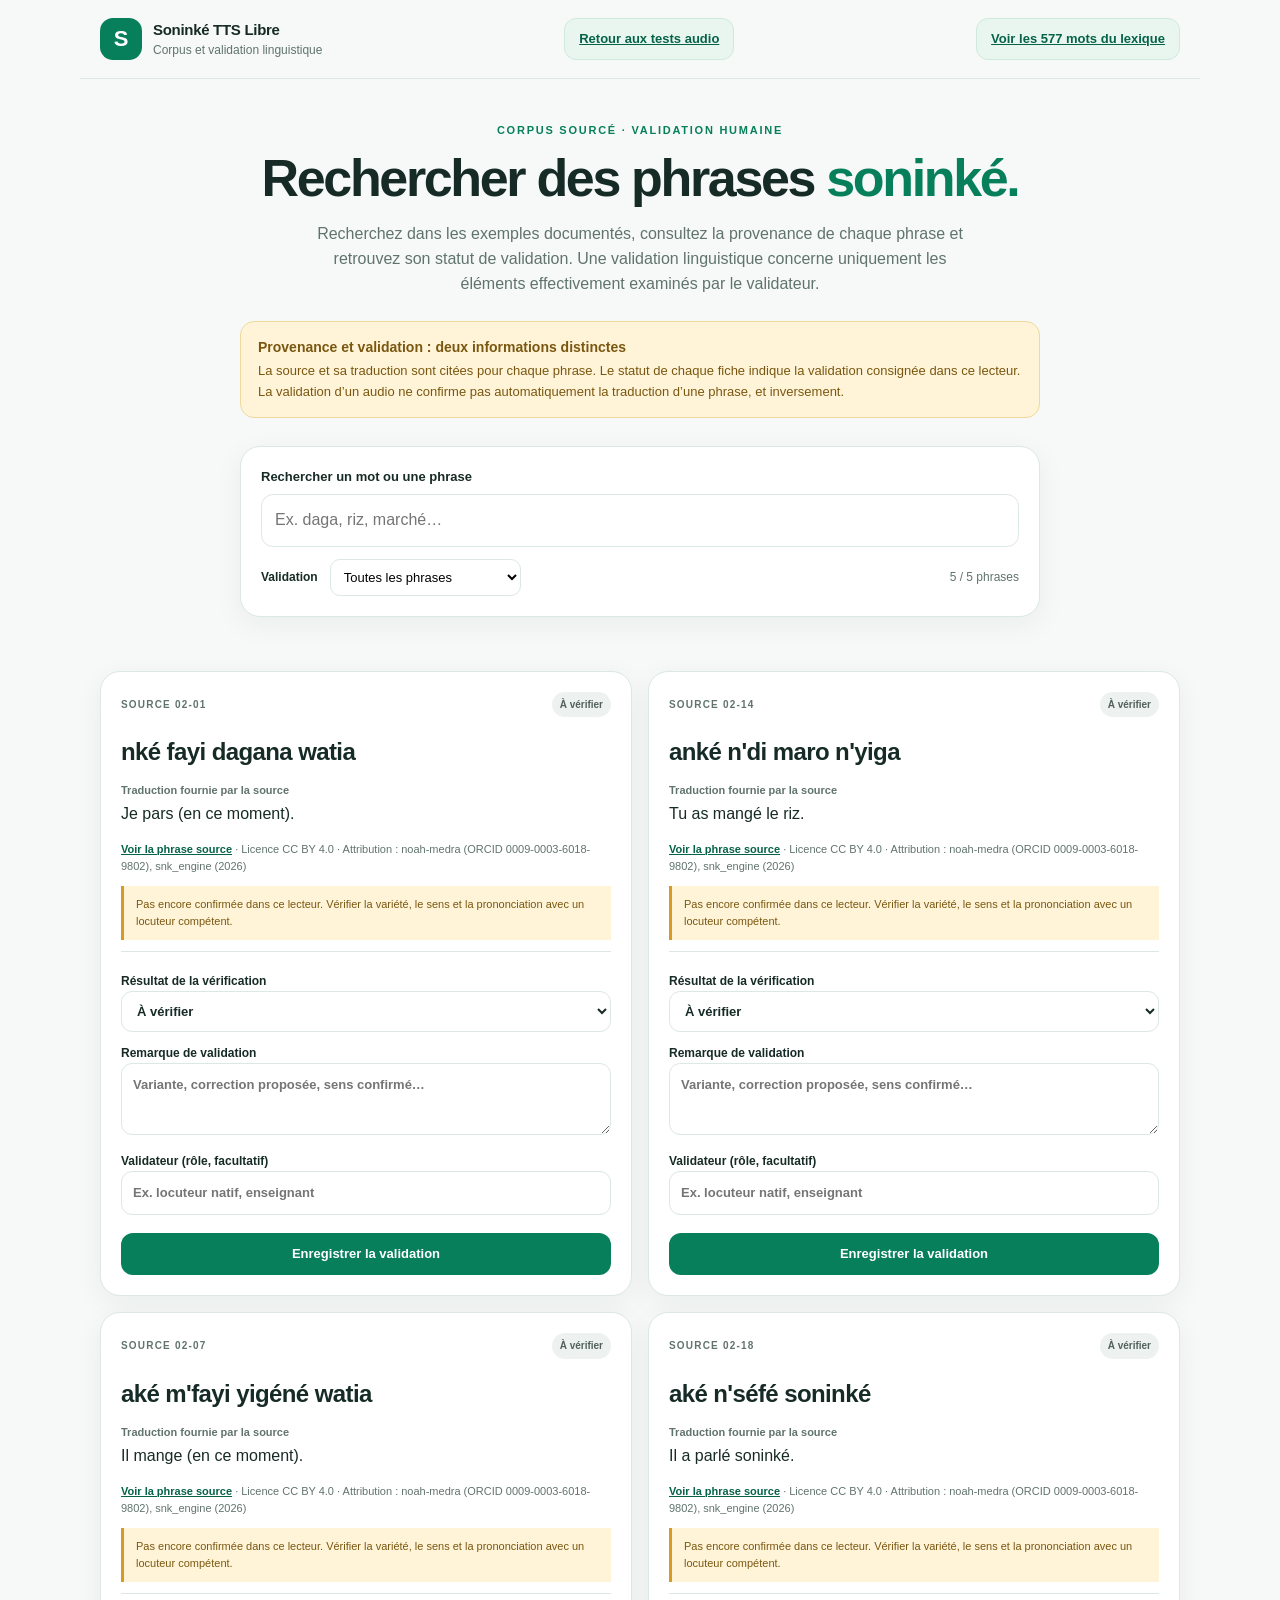
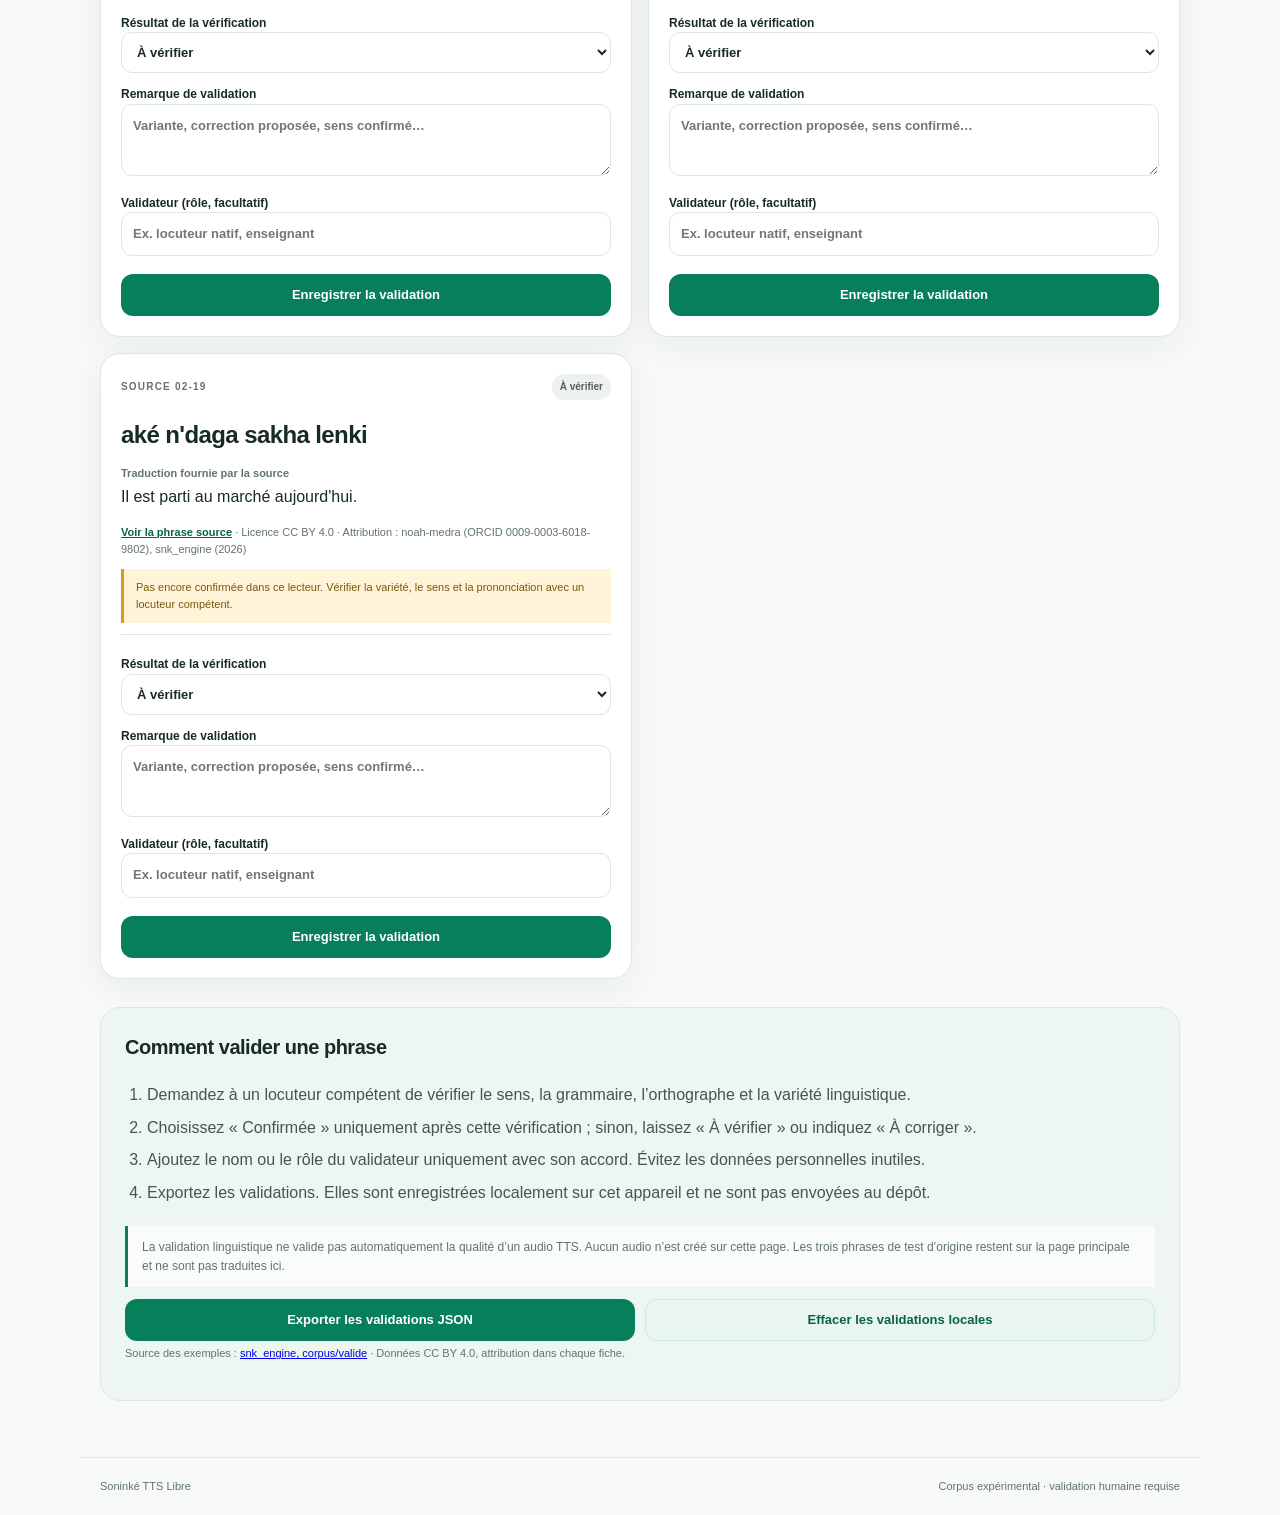
<file: corpus.html>
<!doctype html>
<html lang="fr">
<head>
  <meta charset="utf-8">
  <meta name="viewport" content="width=device-width, initial-scale=1">
  <meta name="theme-color" content="#087f5b">
  <meta name="description" content="Recherche et validation humaine de phrases soninké sourcées.">
  <title>Corpus soninké — Soninké TTS Libre</title>
  <link rel="stylesheet" href="styles.css">
  <link rel="stylesheet" href="corpus.css">
  <script src="corpus.js" defer></script>
</head>
<body>
  <header class="site-header">
    <a class="brand" href="./" aria-label="Retour au laboratoire">
      <span class="brand-mark" aria-hidden="true">S</span>
      <span><strong>Soninké TTS Libre</strong><small>Corpus et validation linguistique</small></span>
    </a>
    <a class="button button-secondary" href="./">Retour aux tests audio</a>
    <a class="button button-secondary" href="lexique.html">Voir les 577 mots du lexique</a>
  </header>
  <main>
    <section class="hero corpus-hero">
      <p class="eyebrow">CORPUS SOURCÉ · VALIDATION HUMAINE</p>
      <h1>Rechercher des phrases <span>soninké.</span></h1>
      <p class="intro">Recherchez dans les exemples documentés, consultez la provenance de chaque phrase et retrouvez son statut de validation. Une validation linguistique concerne uniquement les éléments effectivement examinés par le validateur.</p>
      <div class="notice" role="note"><strong>Provenance et validation : deux informations distinctes</strong><span>La source et sa traduction sont citées pour chaque phrase. Le statut de chaque fiche indique la validation consignée dans ce lecteur. La validation d’un audio ne confirme pas automatiquement la traduction d’une phrase, et inversement.</span></div>
    </section>
    <section class="corpus-tools" aria-label="Recherche dans le corpus">
      <label for="corpus-search">Rechercher un mot ou une phrase</label>
      <input id="corpus-search" type="search" placeholder="Ex. daga, riz, marché…" autocomplete="off">
      <div class="corpus-filter-row">
        <label for="review-filter">Validation</label>
        <select id="review-filter">
          <option value="all">Toutes les phrases</option>
          <option value="not_reviewed">À vérifier</option>
          <option value="confirmed">Confirmée par un locuteur</option>
          <option value="correction">À corriger</option>
        </select>
        <span id="result-count" aria-live="polite">Chargement…</span>
      </div>
    </section>
    <p id="corpus-message" class="global-message" role="status" aria-live="polite"></p>
    <section id="corpus-results" class="corpus-results" aria-label="Résultats du corpus"></section>
    <section class="guide">
      <h2>Comment valider une phrase</h2>
      <ol>
        <li>Demandez à un locuteur compétent de vérifier le sens, la grammaire, l’orthographe et la variété linguistique.</li>
        <li>Choisissez « Confirmée » uniquement après cette vérification ; sinon, laissez « À vérifier » ou indiquez « À corriger ».</li>
        <li>Ajoutez le nom ou le rôle du validateur uniquement avec son accord. Évitez les données personnelles inutiles.</li>
        <li>Exportez les validations. Elles sont enregistrées localement sur cet appareil et ne sont pas envoyées au dépôt.</li>
      </ol>
      <p class="privacy-note">La validation linguistique ne valide pas automatiquement la qualité d’un audio TTS. Aucun audio n’est créé sur cette page. Les trois phrases de test d’origine restent sur la page principale et ne sont pas traduites ici.</p>
      <div class="corpus-actions"><button class="button button-primary" id="export-reviews" type="button">Exporter les validations JSON</button><button class="button button-secondary" id="clear-reviews" type="button">Effacer les validations locales</button></div>
      <p class="helper">Source des exemples : <a href="https://github.com/oscarmedra/snk_engine/tree/main/corpus/valide">snk_engine, corpus/valide</a> · Données CC BY 4.0, attribution dans chaque fiche.</p>
    </section>
  </main>
  <footer><span>Soninké TTS Libre</span><span>Corpus expérimental · validation humaine requise</span></footer>
</body>
</html>
</file>
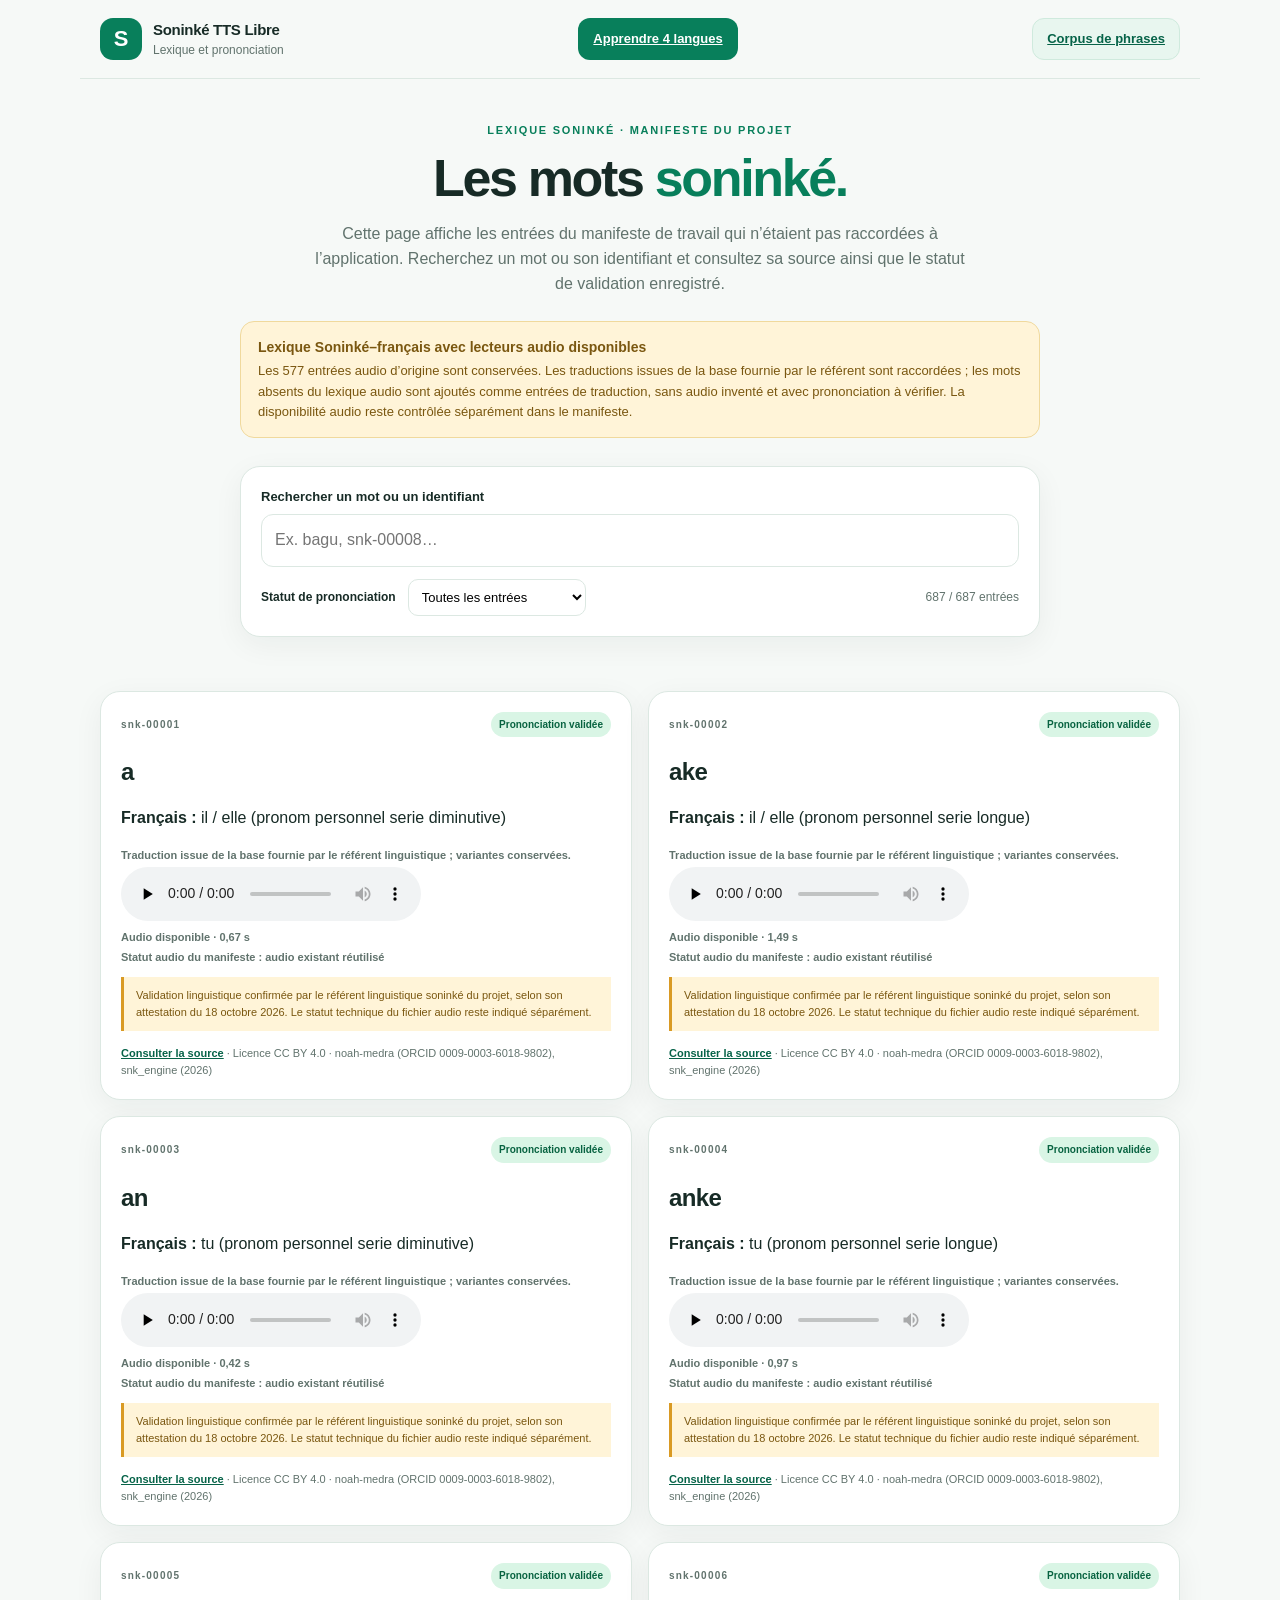
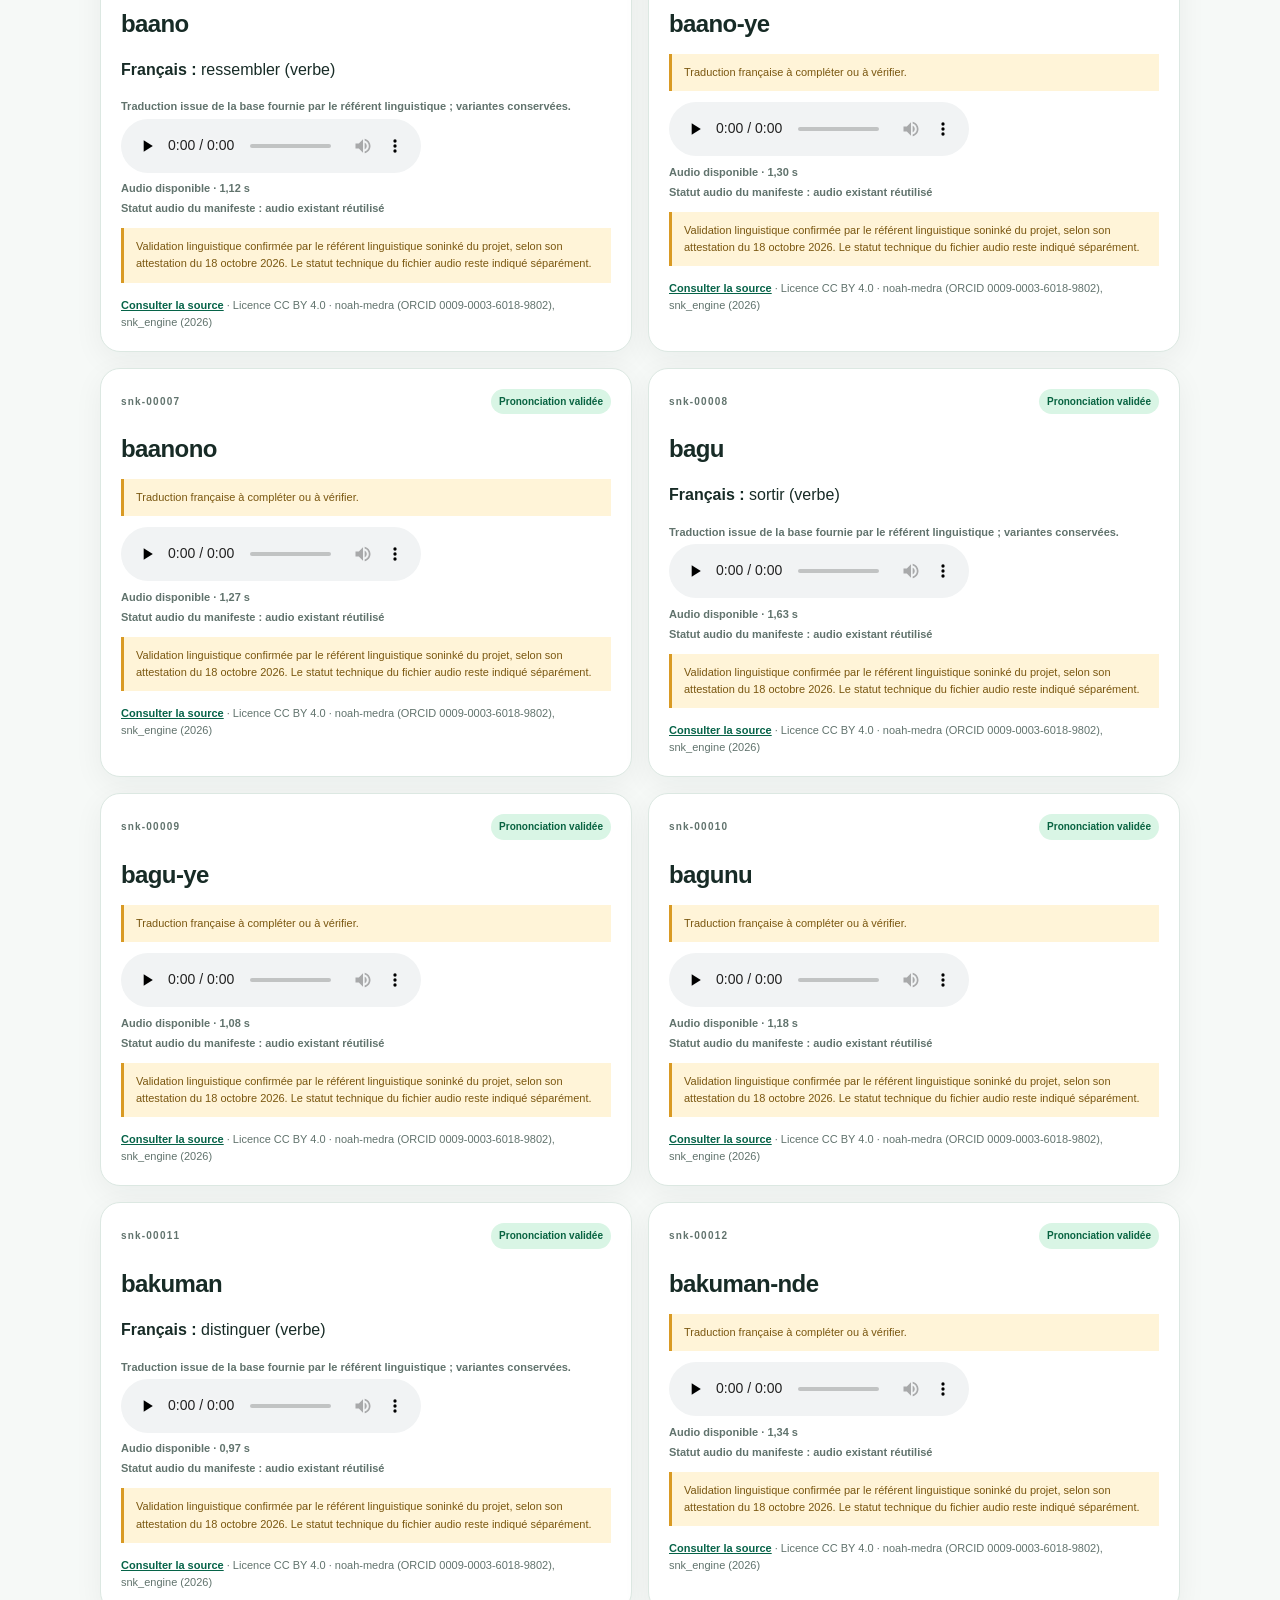
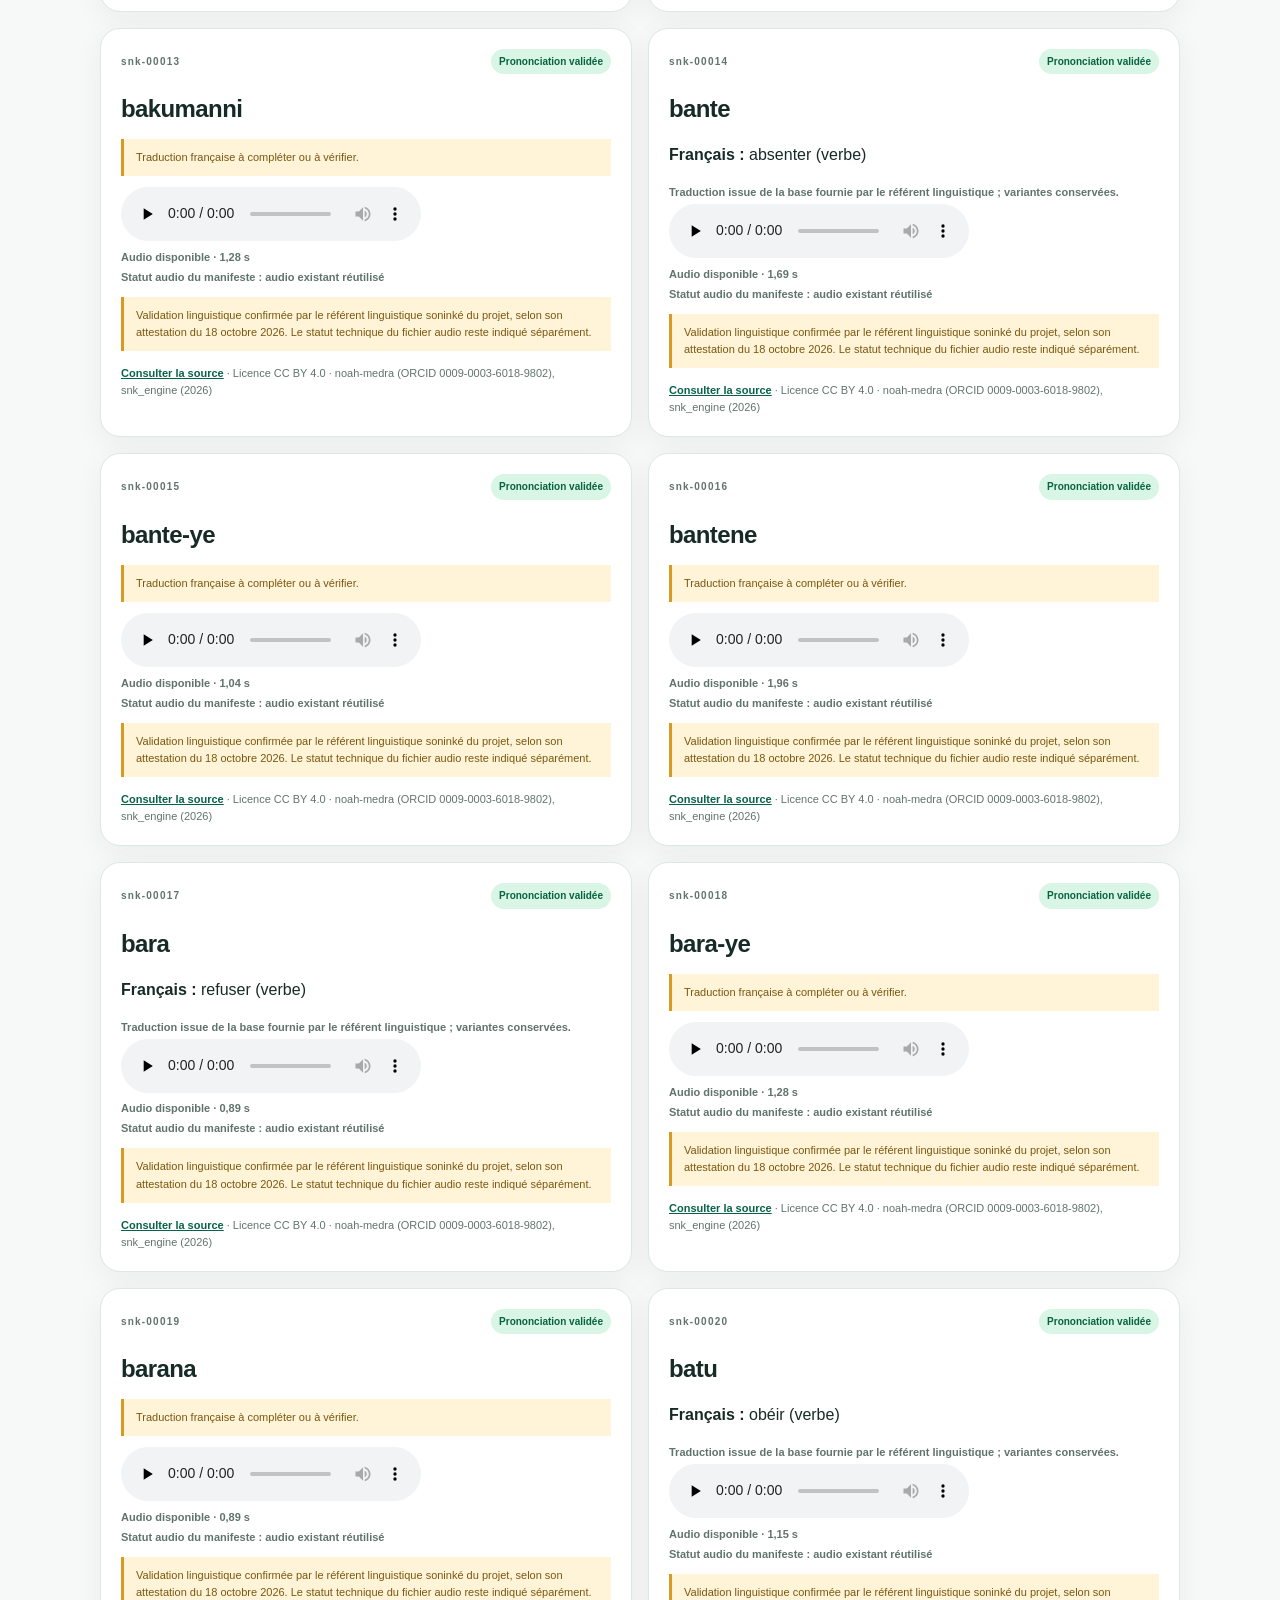
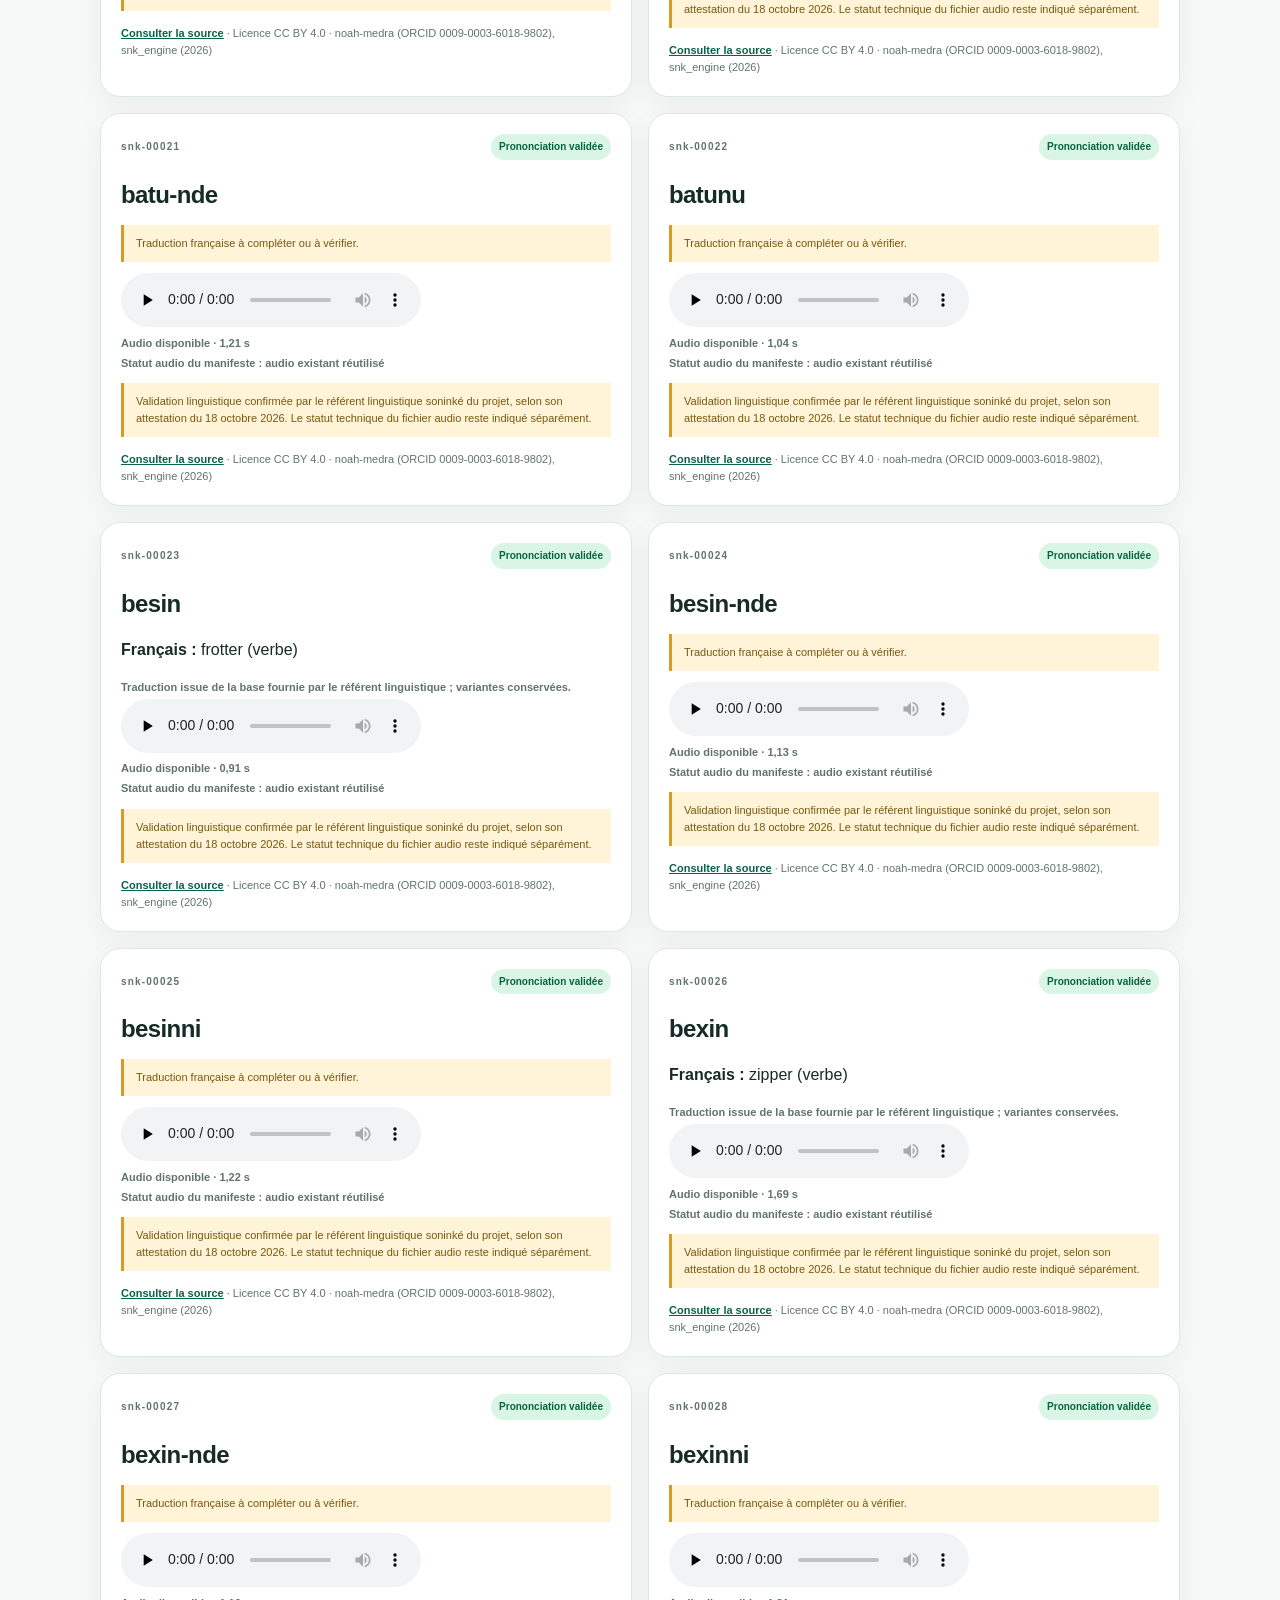
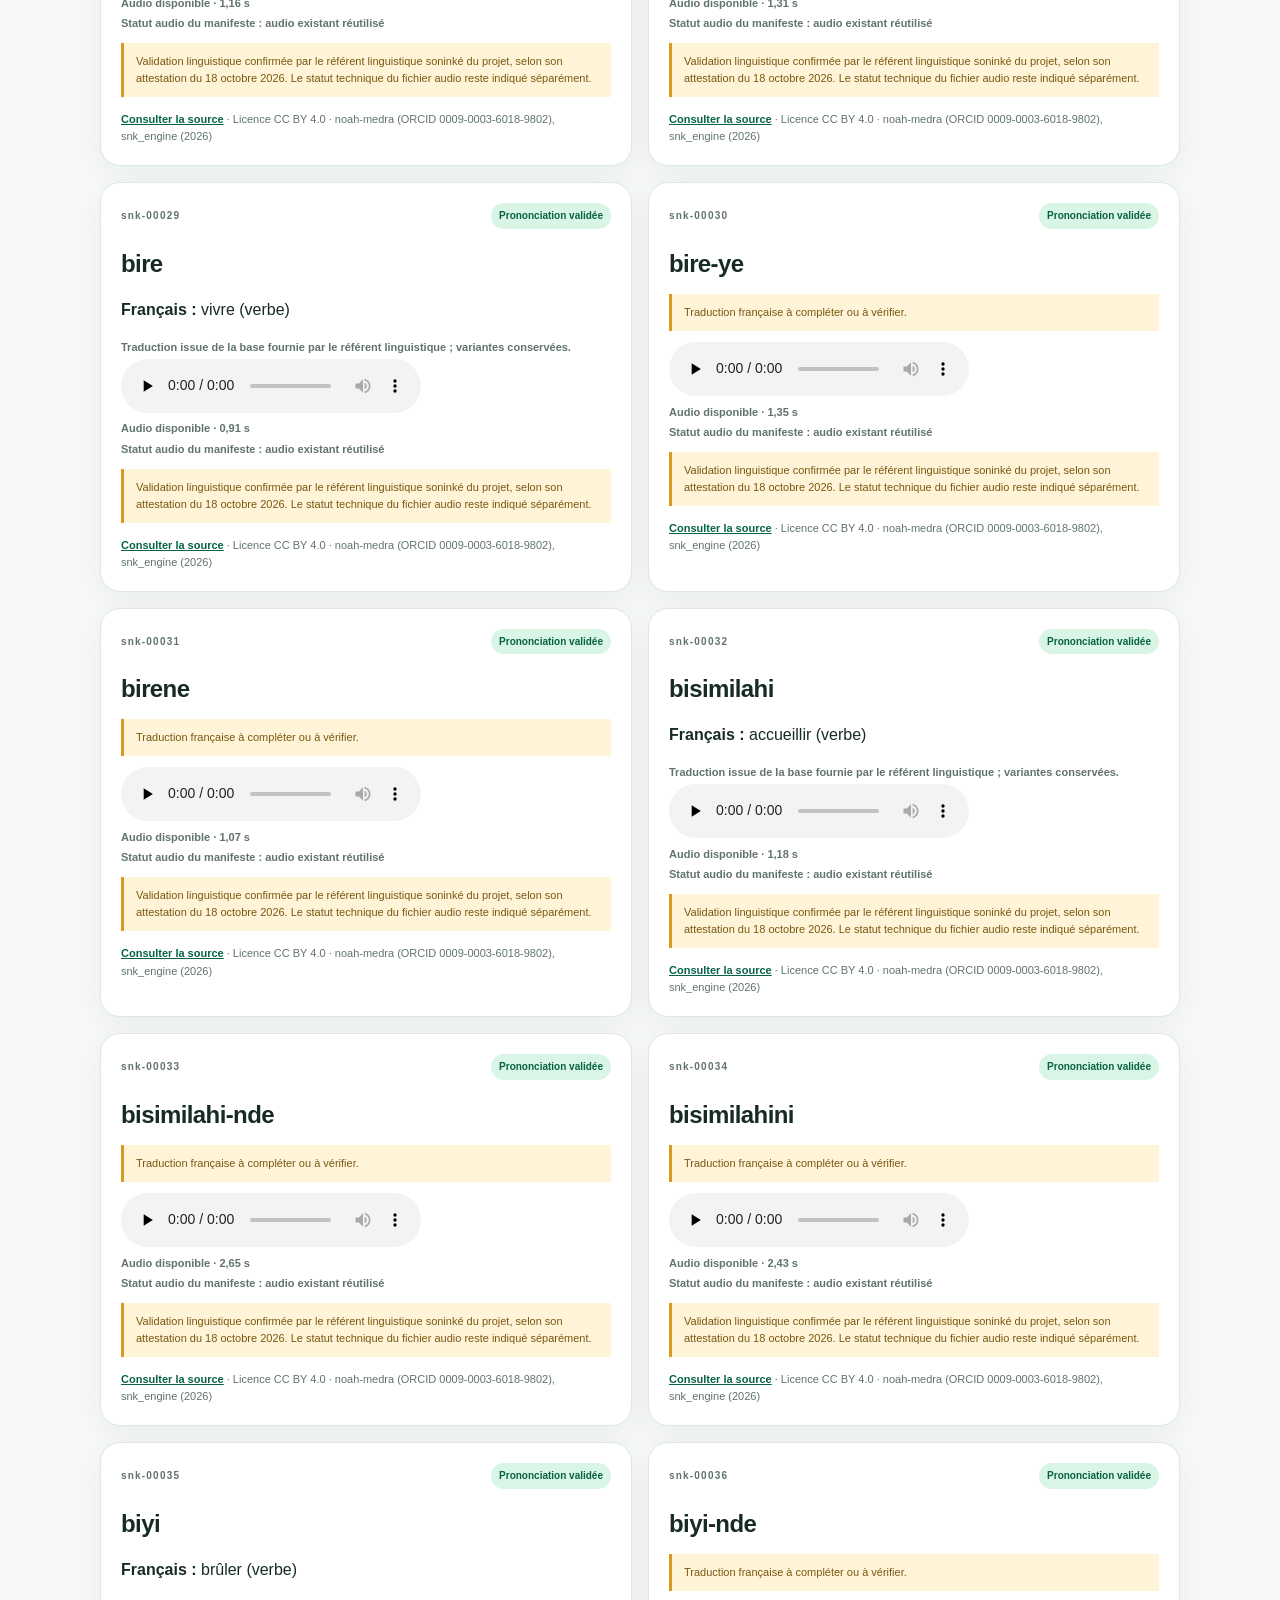
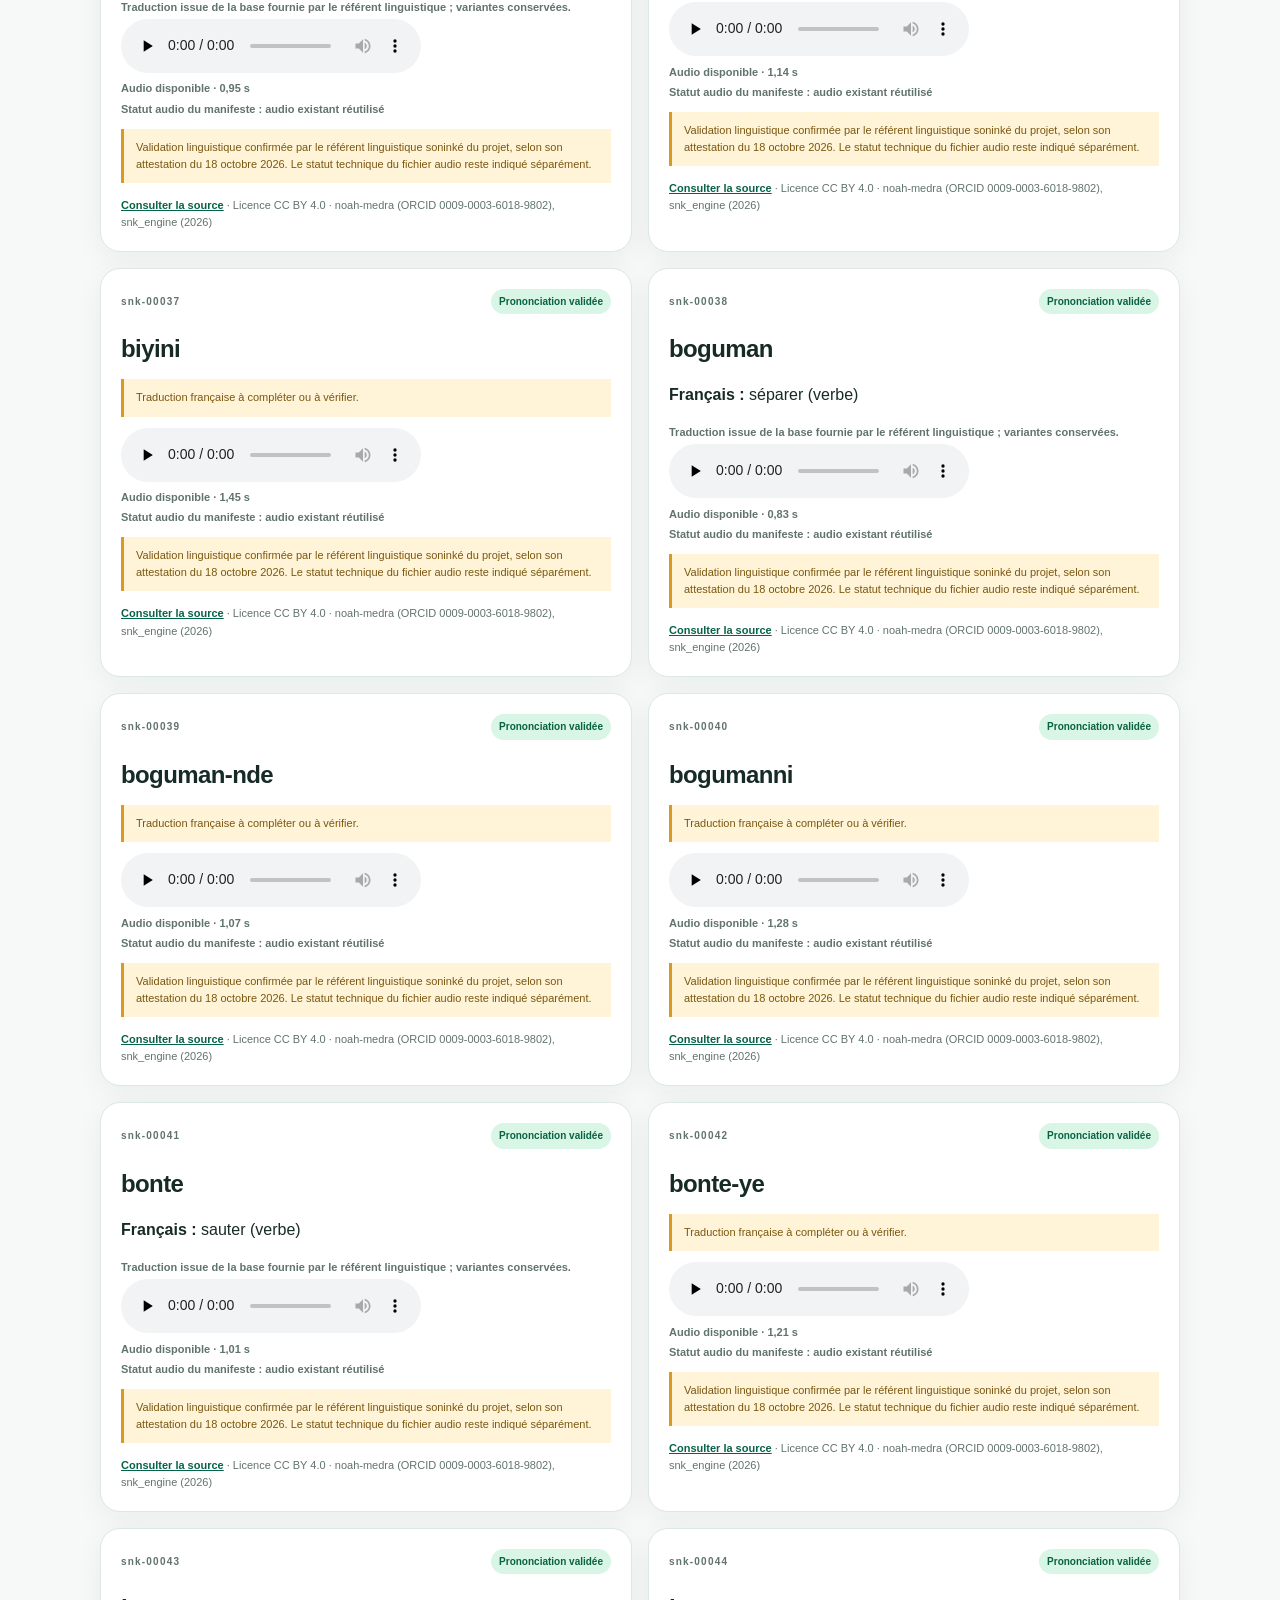
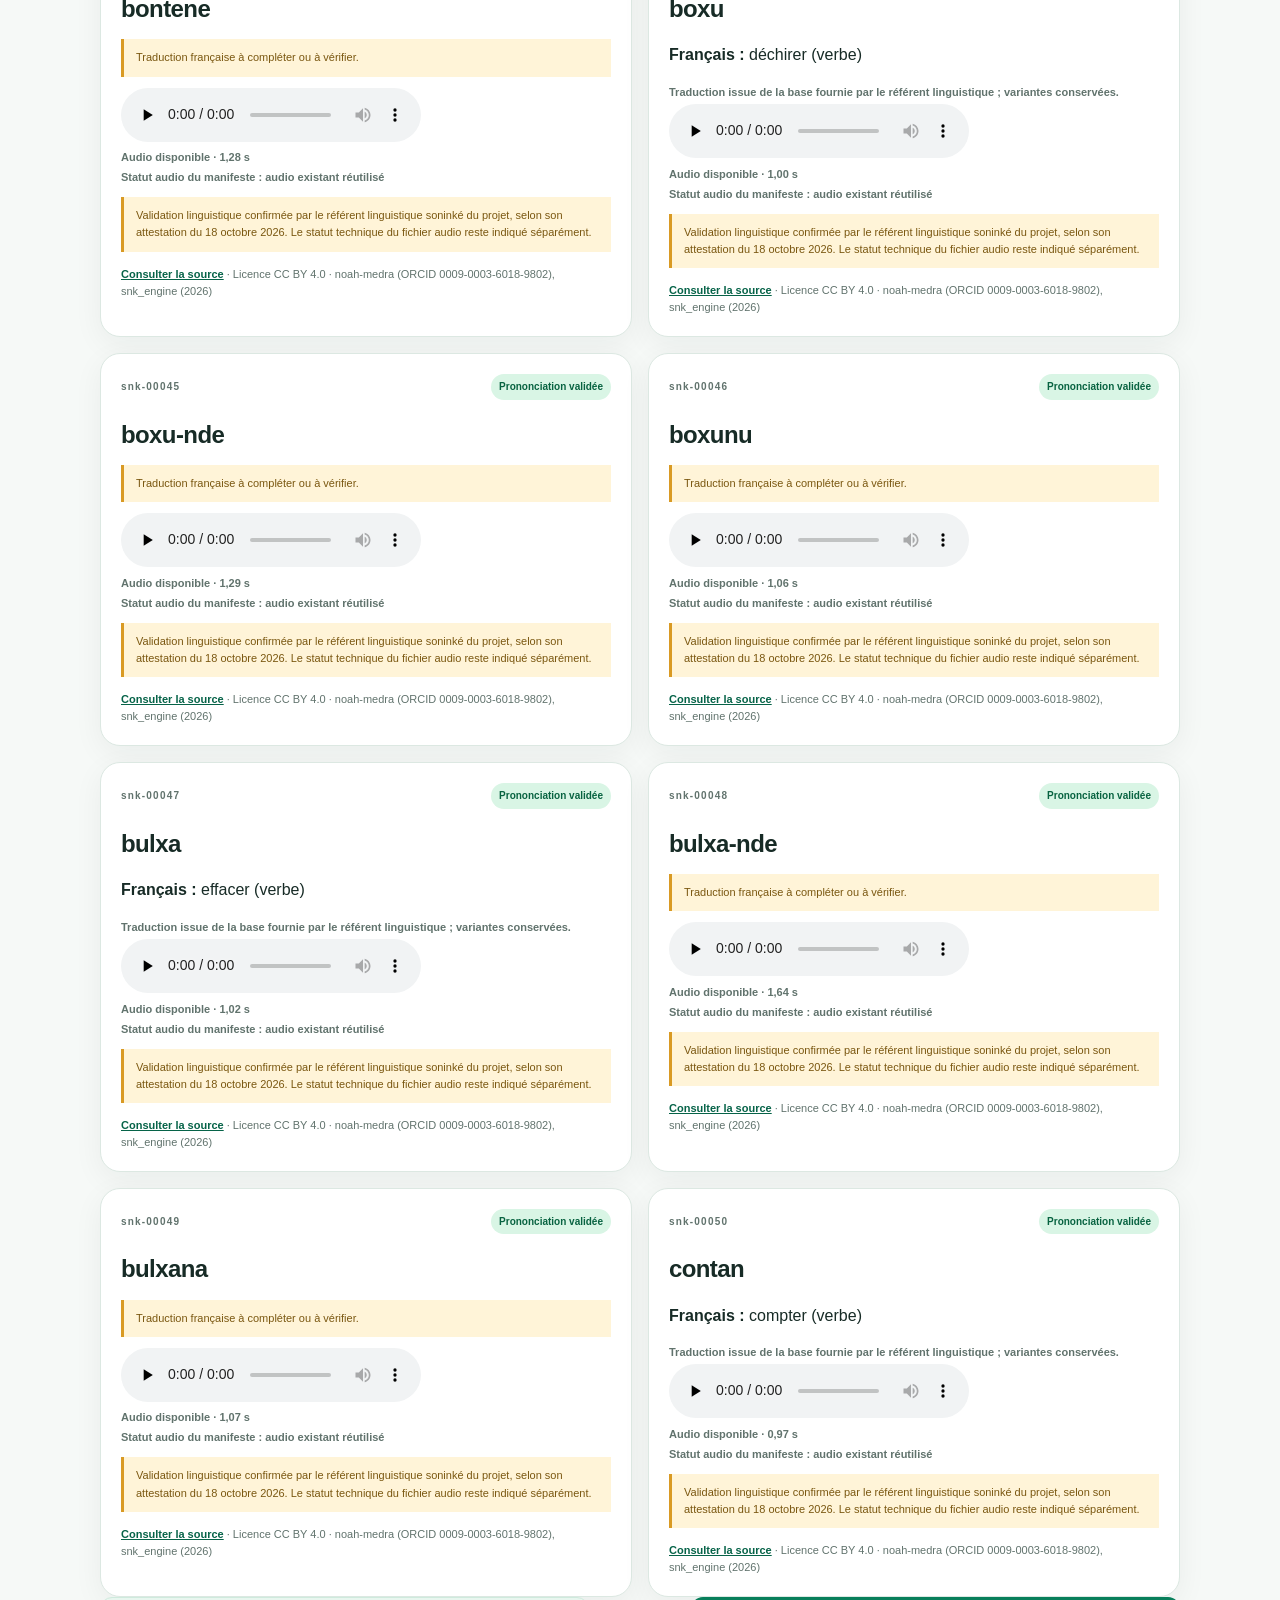
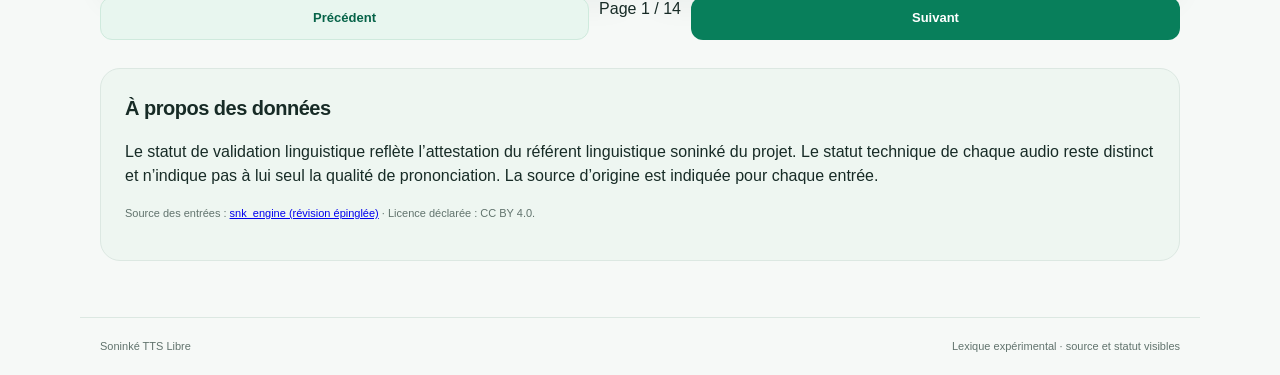
<file: lexique.html>
<!doctype html>
<html lang="fr">
<head>
  <meta charset="utf-8">
  <meta name="viewport" content="width=device-width, initial-scale=1">
  <meta name="theme-color" content="#087f5b">
  <meta name="description" content="Parcourir et rechercher les 577 entrées du lexique soninké de Soninké TTS Libre.">
  <title>Lexique soninké — Soninké TTS Libre</title>
  <link rel="stylesheet" href="styles.css">
  <link rel="stylesheet" href="corpus.css">
  <script src="lexique.js" defer></script>
</head>
<body>
  <header class="site-header">
    <a class="brand" href="./" aria-label="Retour au laboratoire">
      <span class="brand-mark" aria-hidden="true">S</span>
      <span><strong>Soninké TTS Libre</strong><small>Lexique et prononciation</small></span>
    </a>
    <a class="button button-primary" href="./apprendre.html">Apprendre 4 langues</a>
    <a class="button button-secondary" href="./corpus.html">Corpus de phrases</a>
  </header>
  <main>
    <section class="hero corpus-hero">
      <p class="eyebrow">LEXIQUE SONINKÉ · MANIFESTE DU PROJET</p>
      <h1>Les mots <span>soninké.</span></h1>
      <p class="intro">Cette page affiche les entrées du manifeste de travail qui n’étaient pas raccordées à l’application. Recherchez un mot ou son identifiant et consultez sa source ainsi que le statut de validation enregistré.</p>
      <div class="notice" role="note"><strong>Lexique Soninké–français avec lecteurs audio disponibles</strong><span>Les 577 entrées audio d’origine sont conservées. Les traductions issues de la base fournie par le référent sont raccordées ; les mots absents du lexique audio sont ajoutés comme entrées de traduction, sans audio inventé et avec prononciation à vérifier. La disponibilité audio reste contrôlée séparément dans le manifeste.</span></div>
    </section>
    <section class="corpus-tools" aria-label="Recherche dans le lexique">
      <label for="lexicon-search">Rechercher un mot ou un identifiant</label>
      <input id="lexicon-search" type="search" placeholder="Ex. bagu, snk-00008…" autocomplete="off">
      <div class="corpus-filter-row">
        <label for="lexicon-filter">Statut de prononciation</label>
        <select id="lexicon-filter">
          <option value="all">Toutes les entrées</option>
          <option value="validated">Prononciation validée</option>
          <option value="pending">Non validée / en attente</option>
        </select>
        <span id="lexicon-count" aria-live="polite">Chargement…</span>
      </div>
    </section>
    <p id="lexicon-message" class="global-message" role="status" aria-live="polite"></p>
    <section id="lexicon-results" class="corpus-results" aria-label="Mots du lexique"></section>
    <nav class="corpus-actions" aria-label="Pagination du lexique">
      <button class="button button-secondary" id="previous-page" type="button" disabled>Précédent</button>
      <span id="page-indicator" aria-live="polite">Page 1</span>
      <button class="button button-primary" id="next-page" type="button" disabled>Suivant</button>
    </nav>
    <section class="guide">
      <h2>À propos des données</h2>
      <p>Le statut de validation linguistique reflète l’attestation du référent linguistique soninké du projet. Le statut technique de chaque audio reste distinct et n’indique pas à lui seul la qualité de prononciation. La source d’origine est indiquée pour chaque entrée.</p>
      <p class="helper">Source des entrées : <a href="https://github.com/oscarmedra/snk_engine/tree/49f50a939ded51c5ffe7db404c45f40fc75a3c88">snk_engine (révision épinglée)</a> · Licence déclarée : CC BY 4.0.</p>
    </section>
  </main>
  <footer><span>Soninké TTS Libre</span><span>Lexique expérimental · source et statut visibles</span></footer>
</body>
</html>
</file>
<file: styles.css>
:root{color-scheme:light;--ink:#172b26;--muted:#61736d;--green:#087f5b;--green-dark:#066348;--mint:#e8f6ef;--line:#dce8e2;--paper:#f6f9f7;--white:#fff;--amber:#fff4d8;--amber-ink:#7a5710;--red:#a93232;--radius:20px;--shadow:0 8px 30px rgba(23,43,38,.055)}
*{box-sizing:border-box}
body{margin:0;background:var(--paper);color:var(--ink);font-family:ui-sans-serif,-apple-system,BlinkMacSystemFont,"Segoe UI",sans-serif;line-height:1.55}
.site-header{max-width:1120px;margin:auto;padding:18px 20px;display:flex;align-items:center;justify-content:space-between;gap:16px;border-bottom:1px solid var(--line)}
.brand{display:flex;align-items:center;gap:11px;color:inherit;text-decoration:none}
.brand-mark{width:42px;height:42px;display:grid;place-items:center;border-radius:13px;background:var(--green);color:white;font-size:22px;font-weight:800}
.brand strong,.brand small{display:block}.brand strong{font-size:15px;letter-spacing:-.02em}.brand small{font-size:12px;color:var(--muted)}
.status-pill{display:flex;align-items:center;gap:7px;padding:7px 10px;border:1px solid var(--line);border-radius:99px;background:white;color:var(--muted);font-size:11px;font-weight:650;white-space:nowrap}
.status-dot{width:7px;height:7px;border-radius:50%;background:#d99a24}
main{max-width:1120px;margin:0 auto;padding:32px 20px 56px}
.hero{max-width:760px;margin:0 auto 28px;text-align:center}
.eyebrow{font-size:11px;font-weight:800;letter-spacing:.16em;color:var(--green)}
h1{margin:10px 0 16px;font-size:clamp(32px,6vw,52px);line-height:1.08;letter-spacing:-.045em}
h1 span{color:var(--green)}
.intro{max-width:660px;margin:0 auto;color:var(--muted);font-size:16px}
.notice{margin:24px auto 0;padding:15px 17px;display:grid;gap:3px;text-align:left;border:1px solid #f0d99d;border-radius:14px;background:var(--amber);color:var(--amber-ink);font-size:13px}
.notice strong{font-size:14px}
.toolbar{display:flex;justify-content:space-between;align-items:center;gap:16px;margin:30px 0 16px;padding:18px 20px;border:1px solid var(--line);border-radius:var(--radius);background:var(--white);box-shadow:var(--shadow)}
.toolbar strong{font-size:16px}.toolbar p{margin:2px 0 0;color:var(--muted);font-size:12px}
.toolbar-actions{display:flex;gap:8px;flex-wrap:wrap}
.button{min-height:42px;padding:10px 14px;border:1px solid transparent;border-radius:12px;font:inherit;font-size:13px;font-weight:750;cursor:pointer}
.button:focus-visible,select:focus-visible,textarea:focus-visible,input:focus-visible{outline:3px solid #9be2c2;outline-offset:2px}
.button-primary{background:var(--green);color:white}.button-primary:hover{background:var(--green-dark)}
.button-secondary{background:var(--mint);color:var(--green-dark);border-color:#cfeadd}
.button-quiet{background:transparent;border-color:var(--line);color:var(--muted)}
.phrase-list{display:grid;grid-template-columns:repeat(3,minmax(0,1fr));gap:16px}
.phrase-card{min-width:0;padding:20px;border:1px solid var(--line);border-radius:var(--radius);background:white;box-shadow:var(--shadow)}
.phrase-top{display:flex;align-items:center;justify-content:space-between;gap:8px}
.phrase-index{font-size:10px;font-weight:850;letter-spacing:.12em;color:var(--muted)}
.eval-badge{padding:5px 8px;border-radius:99px;background:#edf1ef;color:#52615c;font-size:10px;font-weight:800}
.eval-badge.correct{background:#d9f5e5;color:#086341}.eval-badge.needs_correction{background:#ffdfdf;color:#9b2424}
.phrase-text{margin:18px 0 2px;font-size:27px;letter-spacing:-.035em;overflow-wrap:anywhere}
.helper{margin:4px 0 14px;color:var(--muted);font-size:11px}
.field-label{display:block;margin:14px 0 6px;font-size:12px;font-weight:750}
.audio-input{display:block;width:100%;font-size:12px;color:var(--muted)}
.audio-player{display:block;width:100%;margin:12px 0}
.status-select,.notes-input{width:100%;border:1px solid var(--line);border-radius:11px;padding:11px;background:white;color:var(--ink);font:inherit;font-size:13px}
.notes-input{resize:vertical;min-height:72px}
.save-state{min-height:16px;margin:7px 0 0;color:var(--green);font-size:11px}
.guide{margin-top:28px;padding:24px;border:1px solid var(--line);border-radius:var(--radius);background:#eef6f1}
.guide h2{margin:0;font-size:20px;letter-spacing:-.025em}
.guide ol{padding-left:22px;color:#43564f}.guide li{padding:4px 0}
.privacy-note{padding:12px 14px;border-left:3px solid var(--green);background:rgba(255,255,255,.7);color:var(--muted);font-size:12px}
.global-message{min-height:18px;color:var(--green);font-size:12px}
footer{display:flex;justify-content:space-between;gap:12px;max-width:1120px;margin:auto;padding:20px;border-top:1px solid var(--line);color:var(--muted);font-size:11px}
@media(max-width:850px){.phrase-list{grid-template-columns:1fr 1fr}}
@media(max-width:600px){.site-header{align-items:flex-start;padding:14px 16px}main{padding:25px 14px 40px}.status-pill{font-size:0;padding:9px}.status-dot{width:8px;height:8px}.brand-mark{width:38px;height:38px}.hero{text-align:left}.hero .intro{font-size:14px}.toolbar{align-items:flex-start;flex-direction:column;padding:16px}.toolbar-actions{width:100%}.toolbar-actions .button{flex:1}.phrase-list{grid-template-columns:1fr}.phrase-card{padding:18px}.guide{padding:18px}footer{flex-direction:column;padding:18px 14px}}
@media(prefers-reduced-motion:reduce){*{scroll-behavior:auto!important;transition:none!important}}.hero-actions{margin-top:20px}.hero-actions .button{display:inline-flex;align-items:center;justify-content:center}
</file>
<file: maquette-xam-xam-xara/styles.css>
@import url('https://fonts.googleapis.com/css2?family=DM+Sans:wght@400;500;600;700&family=Manrope:wght@400;500;600;700;800&display=swap');
:root{--forest:#153f30;--forest-2:#1c503c;--green:#2d7651;--mint:#eaf4ec;--orange:#ef9148;--orange-dark:#d9752c;--ink:#1b2d25;--muted:#7d8981;--line:#e8ece8;--paper:#fff;--canvas:#f7f9f6;--shadow:0 8px 28px rgba(29,55,39,.055)}
*{box-sizing:border-box}html{scroll-behavior:smooth;scroll-padding-top:88px}body{margin:0;background:var(--canvas);color:var(--ink);font-family:'DM Sans',sans-serif;font-size:14px;-webkit-font-smoothing:antialiased}a{color:inherit;text-decoration:none}button,input{font:inherit}button{cursor:pointer}.app-shell{min-height:100vh}.sidebar{position:fixed;inset:0 auto 0 0;width:248px;background:var(--forest);color:#fff;display:flex;flex-direction:column;padding:28px 17px 16px;z-index:20;overflow-y:auto}.brand{display:flex;align-items:center;gap:11px;padding:0 9px 35px}.brand-mark{width:43px;height:43px;display:grid;place-items:center;position:relative;border:1px solid rgba(255,255,255,.38);border-radius:14px;color:#f6a05a;font-family:Manrope,sans-serif;font-size:15px;font-weight:800;letter-spacing:-2px;transform:rotate(-4deg)}.brand-mark span{transform:rotate(4deg)}.brand-mark i{position:absolute;width:7px;height:7px;border-radius:50%;background:#f3a058;right:-3px;top:-3px}.brand-copy{display:flex;flex-direction:column;gap:4px}.brand-copy strong{font:800 18px Manrope,sans-serif;letter-spacing:-.8px}.brand-copy em,.footer-brand em{color:#f3a05b;font-style:normal}.brand-copy small{font-size:10px;color:#c2d3c8;letter-spacing:.05px}.nav-label{font-size:9px;font-weight:700;letter-spacing:1.35px;color:#9bb9a7;padding:0 12px 12px}.main-nav{display:grid;gap:5px}.nav-link{display:flex;align-items:center;gap:12px;padding:12px;border-radius:10px;color:#d2e0d6;font-size:12px;font-weight:500;transition:background .2s,color .2s}.nav-link:hover,.nav-link.active{background:rgba(255,255,255,.11);color:#fff}.nav-link.active{box-shadow:inset 3px 0 #f2a05b}.nav-icon{width:17px;text-align:center;font-size:17px;color:#b6d0bd}.nav-link.active .nav-icon{color:#f6a15c}.nav-count{margin-left:auto;background:#38684f;border-radius:20px;padding:3px 7px;font-size:10px}.nav-dot{width:6px;height:6px;border-radius:50%;background:#f2a05b;margin-left:auto}.explore-label{margin-top:30px}.sidebar-bottom{margin-top:auto;padding-top:28px}.streak-card{display:flex;align-items:center;gap:10px;background:#214d39;border:1px solid rgba(255,255,255,.08);padding:13px 12px;border-radius:12px;margin-bottom:19px}.streak-flame{font-size:22px;color:#f7a25a}.streak-card div,.user-copy{display:grid;gap:4px}.streak-card strong{font-size:12px}.streak-card small,.user-copy small{font-size:10px;color:#b5cbbd}.streak-spark{margin-left:auto;color:#f7a25a}.sidebar-user{display:flex;align-items:center;gap:9px;border-top:1px solid rgba(255,255,255,.14);padding:17px 3px 0}.avatar{width:35px;height:35px;border-radius:50%;background:#f3d1ad;color:#784c2d;display:grid;place-items:center;font-size:11px;font-weight:700;flex-shrink:0}.avatar-small{width:32px;height:32px;background:#d1e1ce;color:#254c38}.user-copy strong{font-size:11px}.more{margin-left:auto;letter-spacing:2px;color:#adc4b4}.main-content{margin-left:248px;min-width:0}.topbar{height:77px;background:rgba(255,255,255,.94);border-bottom:1px solid #edf0ec;display:flex;align-items:center;justify-content:space-between;padding:0 40px;position:sticky;top:0;z-index:10;backdrop-filter:blur(12px)}.breadcrumb{font-size:12px;color:#8b958e}.breadcrumb span{padding:0 9px;color:#c1c9c2}.breadcrumb strong{color:#304339;font-weight:600}.top-actions{display:flex;align-items:center;gap:17px}.search-box{width:255px;display:flex;align-items:center;gap:8px;background:#f6f8f5;border:1px solid #edf0ec;border-radius:9px;padding:9px 10px;color:#7c8b80}.search-box>span{font-size:20px;line-height:14px}.search-box input{min-width:0;flex:1;background:transparent;border:0;outline:0;font-size:11px;color:var(--ink)}.search-box input::placeholder{color:#9aa49d}.search-box kbd{font-size:9px;color:#9da79f;border:1px solid #e2e8e1;border-radius:4px;padding:3px 4px;white-space:nowrap}.icon-button{width:34px;height:34px;border:1px solid var(--line);background:#fff;border-radius:10px;color:#5e6f63;font-size:18px;position:relative}.notification i{position:absolute;right:7px;top:6px;width:6px;height:6px;background:#ed8d48;border:1px solid #fff;border-radius:50%}.top-avatar{width:32px;height:32px}.mobile-menu{display:none}.content-wrap{max-width:1450px;margin:auto;padding:31px 40px 20px}.welcome-row{display:flex;justify-content:space-between;align-items:center;margin-bottom:22px}.eyebrow{font-size:9px;letter-spacing:1.4px;font-weight:700;color:#7e9384;margin:0 0 9px}.eyebrow-line{display:inline-block;width:18px;height:2px;background:var(--orange);vertical-align:middle;margin-right:6px}.welcome-row h1{font:800 clamp(23px,2.1vw,29px) Manrope,sans-serif;letter-spacing:-1.1px;margin:0;color:#1b3528}.welcome-row h1>span:first-child{color:#d77e3b}.wave{font-size:20px;color:#e9a056;display:inline-block;transform:rotate(12deg);margin-left:4px}.welcome-sub{color:#859188;margin:8px 0 0;font-size:12px}.date-chip{background:#fff;border:1px solid #e8ece7;border-radius:8px;padding:10px 13px;color:#69786d;font-size:11px;white-space:nowrap}.date-chip span{color:#d88443;margin-right:6px;font-size:15px}.hero-banner{min-height:322px;position:relative;overflow:hidden;border-radius:19px;background:linear-gradient(115deg,#173f30 0%,#21583e 54%,#2d6847 100%);color:#fff;display:flex;box-shadow:0 14px 32px rgba(24,66,44,.12)}.hero-banner:before{content:"";position:absolute;inset:0;background:radial-gradient(circle at 82% 27%,rgba(242,165,94,.18),transparent 28%),linear-gradient(130deg,transparent 50%,rgba(255,255,255,.025) 50%);pointer-events:none}.hero-text{position:relative;z-index:2;padding:31px 0 25px 36px;width:56%;max-width:580px}.hero-kicker{font-size:9px;letter-spacing:1.6px;font-weight:700;color:#d9e9db}.kicker-dot{display:inline-block;width:6px;height:6px;background:#f2a15b;border-radius:50%;margin-right:7px;vertical-align:1px}.hero-text h2{font:800 clamp(29px,3.1vw,42px)/1.12 Manrope,sans-serif;letter-spacing:-1.6px;margin:16px 0 12px}.hero-text h2 span{color:#f2a05a}.hero-text>p{max-width:410px;color:#d0e0d4;line-height:1.7;font-size:11px;margin:0 0 18px}.primary-button{border:0;border-radius:8px;background:#f0a05b;color:#173b2b;padding:12px 15px;display:inline-flex;align-items:center;justify-content:center;gap:22px;font-weight:700;font-size:11px;transition:transform .2s,background .2s;box-shadow:0 4px 12px rgba(9,30,17,.1)}.primary-button:hover{transform:translateY(-2px);background:#ffb36f}.primary-button span{font-size:17px;line-height:10px}.hero-proof{display:flex;align-items:center;gap:10px;margin-top:18px;font-size:9px;color:#c6d8cc}.hero-proof strong{color:#f2f7f3;font-weight:600}.proof-avatars{display:flex;padding-left:3px}.proof-avatars span{width:23px;height:23px;margin-left:-3px;border-radius:50%;background:#e7d0ac;display:grid;place-items:center;border:2px solid #24543b;font-size:10px}.proof-avatars span:nth-child(2){background:#d9e7cb}.proof-avatars span:nth-child(3){background:#f0a05b}.hero-art{position:absolute;right:0;top:0;width:49%;height:100%;overflow:hidden}.sun-disc{position:absolute;width:220px;height:220px;border-radius:50%;background:linear-gradient(145deg,#f9c18a,#e98d4b);right:18%;top:33px;opacity:.96;box-shadow:0 0 0 15px rgba(255,255,255,.035),0 0 0 38px rgba(255,255,255,.025)}.art-orbit{position:absolute;border:1px solid rgba(255,226,187,.28);border-radius:50%;transform:rotate(-24deg)}.orbit-one{width:360px;height:180px;right:4%;top:60px}.orbit-two{width:320px;height:140px;right:4%;top:104px;transform:rotate(37deg)}.art-person{position:absolute;bottom:-20px;filter:drop-shadow(0 8px 10px rgba(8,30,18,.16))}.person-head{border-radius:50%;position:absolute;z-index:2}.person-body{position:absolute;border-radius:48% 48% 0 0}.person-back{right:31%;height:235px;width:120px}.person-back .person-head{width:55px;height:67px;background:#713d2b;top:2px;left:33px;box-shadow:inset -9px -3px #542c20}.person-back .person-body{width:116px;height:180px;bottom:0;background:#dfb07d;border-radius:42% 42% 0 0}.person-front{right:9%;height:252px;width:142px}.person-front .person-head{width:66px;height:77px;background:#8b4d31;top:0;left:36px;box-shadow:inset -10px -4px #693a28}.person-front .person-body{width:141px;height:190px;bottom:0;background:#f0a15d;border-radius:45% 45% 0 0;clip-path:polygon(15% 0,85% 0,100% 100%,0 100%)}.art-leaf{position:absolute;font-size:95px;line-height:1;color:#8fb28b;opacity:.65}.leaf-one{right:3%;top:30px;transform:rotate(30deg)}.leaf-two{left:7%;bottom:12px;transform:rotate(-35deg);font-size:75px}.floating-word{position:absolute;z-index:3;background:rgba(255,255,255,.96);color:#234332;border-radius:10px;padding:10px 13px;font-size:11px;font-weight:700;box-shadow:0 8px 22px rgba(14,44,24,.16);white-space:nowrap}.floating-word small{display:block;font-size:9px;font-weight:500;color:#8b988e;margin-top:4px}.word-wolof{right:35%;top:57px}.word-soninke{right:1%;bottom:44px}.pattern-stamp{position:absolute;left:11%;top:42%;font:700 11px Manrope;text-align:center;line-height:1.3;color:#f5bc83;border:1px solid rgba(245,188,131,.7);border-radius:50%;width:44px;height:44px;padding-top:5px;transform:rotate(-10deg)}.pattern-stamp span{font-size:9px}.hero-decoration{position:absolute;bottom:12px;left:48%;font-size:7px;letter-spacing:4px;color:rgba(255,255,255,.12);font-weight:700}.section-block{margin-top:35px}.section-heading,.panel-heading{display:flex;align-items:center;justify-content:space-between;gap:15px}.section-heading h2,.panel-heading h2{font:800 21px Manrope,sans-serif;letter-spacing:-.7px;margin:0;color:#20392c}.heading-spark{color:#e79a57;font-size:19px}.section-subtitle{color:#8a968d;font-size:11px;margin:7px 0 0}.text-link{color:#4f7c5e;font-size:10px;font-weight:700;white-space:nowrap}.text-link span{font-size:15px;margin-left:5px}.language-grid{display:grid;grid-template-columns:repeat(4,minmax(0,1fr));gap:14px;margin-top:20px}.language-card{position:relative;background:#fff;border:1px solid #e9eee8;border-radius:14px;padding:16px 16px 13px;min-width:0;overflow:hidden;transition:transform .2s,box-shadow .2s}.language-card:hover{transform:translateY(-3px);box-shadow:var(--shadow)}.language-card:before{content:"";position:absolute;right:-22px;top:56px;width:85px;height:85px;border-radius:50%;opacity:.5}.wolof:before{background:#edf6e9}.soninke:before{background:#fff0e2}.french:before{background:#e9f1ff}.english:before{background:#f2eafa}.language-top{display:flex;align-items:center;justify-content:space-between;position:relative;z-index:1}.language-symbol{width:31px;height:31px;border-radius:9px;display:grid;place-items:center;font:800 14px Manrope}.wolof .language-symbol{background:#e5f2e2;color:#36794d}.soninke .language-symbol{background:#fff0df;color:#bd7132}.french .language-symbol{background:#e8efff;color:#4e6ec0}.english .language-symbol{background:#f2e8ff;color:#8558b4}.level-pill{font-size:8px;font-weight:700;letter-spacing:.5px;color:#7e8e81;background:#f5f7f4;border-radius:5px;padding:5px 6px}.language-flag{position:absolute;right:18px;top:58px;width:24px;height:16px;border-radius:3px;overflow:hidden;box-shadow:0 1px 3px #0001}.flag-sn{background:linear-gradient(90deg,#17834d 0 33.33%,#f7ce40 33.33% 66.66%,#d94040 66.66%)}.flag-sn i{position:absolute;left:10px;top:4px;width:0;height:0;border-left:3px solid transparent;border-right:3px solid transparent;border-bottom:6px solid #16804a}.flag-soninke{background:linear-gradient(#cf3e42 0 33%,#f8f4e7 33% 66%,#21844f 66%)}.flag-fr{background:linear-gradient(90deg,#3456a4 0 33%,#fff 33% 66%,#df4c54 66%)}.flag-en{background:#234b85;color:#fff;font-size:10px;text-align:center}.language-card h3{font:800 17px Manrope,sans-serif;margin:20px 0 3px;position:relative}.native-name{font-size:9px;color:#9aa49b;margin:0 0 12px;font-style:italic}.language-desc{color:#758279;font-size:10px;line-height:1.6;min-height:32px;margin:0 0 17px}.progress-meta{display:flex;justify-content:space-between;align-items:center;font-size:9px;color:#8b968d;margin-bottom:7px}.progress-meta strong{color:#325c40;font-size:10px}.progress-track{height:5px;border-radius:10px;background:#edf1ec;overflow:hidden}.progress-track span{display:block;height:100%;border-radius:10px;background:#47885c}.soninke .progress-track span{background:#e9a15c}.french .progress-track span{background:#6485d5}.english .progress-track span{background:#a17acb}.card-bottom{display:flex;align-items:center;justify-content:space-between;margin-top:13px;font-size:9px;color:#96a097}.round-arrow{border:1px solid #e4eae3;background:#fff;color:#3d6f4d;width:27px;height:27px;border-radius:50%;font-size:15px;transition:background .2s,color .2s}.round-arrow:hover{background:var(--forest);color:#fff}.empty-search{color:#87938a;font-size:12px;padding:15px}.dashboard-grid{display:grid;grid-template-columns:minmax(0,1.25fr) minmax(290px,.75fr);gap:16px;margin-top:28px}.panel{background:#fff;border:1px solid #e9eee8;border-radius:15px;padding:21px;min-width:0}.panel-heading .eyebrow{margin-bottom:6px}.panel-heading h2{font-size:18px}.subtle-button{border:1px solid #e9eee8;background:#fff;border-radius:7px;padding:8px 10px;color:#7b897f;font-size:9px}.progress-summary{display:flex;align-items:center;gap:22px;margin:23px 0 18px}.progress-ring{width:113px;height:113px;border-radius:50%;background:conic-gradient(#3d8054 0 52%,#e8f0e8 52% 100%);display:grid;place-items:center;flex-shrink:0;position:relative}.progress-ring:before{content:"";position:absolute;inset:8px;border-radius:50%;background:#fff}.progress-ring>div{z-index:1;display:grid;justify-items:center;gap:3px}.progress-ring strong{font:800 25px Manrope;color:#234d33}.progress-ring strong span{font-size:13px}.progress-ring small{font-size:7px;letter-spacing:.6px;color:#91a094}.summary-copy{min-width:0;flex:1}.summary-copy h3{font:800 14px Manrope;margin:0 0 7px}.summary-copy h3 span{color:#e8a057}.summary-copy>p{font-size:10px;color:#89948c;line-height:1.55;margin:0 0 17px;max-width:300px}.mini-stats{display:flex;gap:19px}.mini-stats>div{display:grid;gap:4px}.mini-stats strong{font:800 15px Manrope;color:#315d3e}.mini-stats strong i{font-style:normal;font-size:11px}.mini-stats small{font-size:8px;color:#96a097;white-space:nowrap}.weekly-chart{border-top:1px solid #edf0ec;padding-top:14px}.chart-label{display:flex;justify-content:space-between;align-items:center;font-size:9px;font-weight:600;color:#647368}.chart-legend{font-weight:400;color:#9aa49b;font-size:8px}.chart-legend i{display:inline-block;width:6px;height:6px;border-radius:2px;background:#528a61;margin-right:4px}.chart-bars{height:82px;display:flex;align-items:flex-end;justify-content:space-around;padding:10px 4px 0}.bar-day{height:100%;display:flex;flex-direction:column;align-items:center;justify-content:flex-end;gap:6px;flex:1}.bar{width:17px;max-width:65%;background:#dfece0;border-radius:4px 4px 1px 1px;min-height:4px}.bar.today{background:#efab6e}.bar.future{background:#edf0eb}.bar-day small{font-size:8px;color:#9ba49d}.daily-panel{padding:21px 21px 18px}.daily-icon{width:31px;height:31px;border-radius:9px;background:#fff1e3;color:#d98541;display:grid;place-items:center}.lesson-art{height:135px;position:relative;overflow:hidden;border-radius:10px;margin:17px 0 14px;background:linear-gradient(140deg,#f8d9ae,#efad77 60%,#d98750)}.lesson-sun{position:absolute;width:75px;height:75px;border-radius:50%;background:#fff0be;top:15px;left:20%;box-shadow:0 0 0 12px #fff5d23b}.lesson-land{position:absolute;left:-5%;right:-5%;height:80px;bottom:-22px;border-radius:50% 50% 0 0}.land-back{background:#c9875c;transform:rotate(-7deg);bottom:-30px}.land-front{background:#8c6745;bottom:-49px;transform:rotate(5deg)}.lesson-letter{position:absolute;right:22px;top:15px;font:800 49px Manrope;color:#fff5dcaa}.lesson-word{position:absolute;bottom:37px;left:18px;color:#fff;font:800 18px Manrope;text-shadow:0 1px 5px #54331d66}.lesson-translation{position:absolute;bottom:20px;left:19px;color:#fff5e7;font-size:9px}.audio-play{position:absolute;right:15px;bottom:16px;width:31px;height:31px;border:0;border-radius:50%;background:#fff;color:#8d5936;font-size:11px;box-shadow:0 4px 10px #6d402933}.lesson-info>div{display:flex;align-items:center;justify-content:space-between;margin-bottom:8px}.lesson-language{font-size:8px;font-weight:700;letter-spacing:.9px;color:#b87942}.lesson-time{font-size:9px;color:#99a29a}.lesson-info h3{font:800 14px Manrope;margin:0 0 6px}.lesson-info p{font-size:10px;color:#849087;line-height:1.6;margin:0 0 13px}.full-button{width:100%;padding:11px}.lower-grid{display:grid;grid-template-columns:minmax(0,.9fr) minmax(0,1.1fr);gap:16px;margin-top:17px}.coach-card{position:relative;overflow:hidden;display:flex;align-items:center;gap:20px;min-height:235px;border-radius:15px;padding:24px;background:linear-gradient(135deg,#fff0df,#fbe4ce 70%,#f6d6b4);border:1px solid #f3dfca}.coach-orb{flex-shrink:0;width:72px;height:72px;border-radius:50%;display:grid;place-items:center;font-size:35px;color:#f8bc7f;background:linear-gradient(145deg,#244e36,#133a29);box-shadow:0 0 0 9px #fff7eb,0 0 0 10px #f0d8bd}.coach-copy{position:relative;z-index:1}.coach-copy .eyebrow{color:#b87b48}.coach-copy h2{font:800 19px Manrope;margin:0 0 8px;letter-spacing:-.6px}.coach-copy h2 span{color:#c66d32}.coach-copy>p:not(.eyebrow){font-size:10px;line-height:1.7;color:#826e5c;max-width:310px;margin:0 0 14px}.coach-button{background:#244e36;color:#fff;border:0;border-radius:8px;padding:11px 13px;font-size:10px;font-weight:700;display:flex;gap:18px;align-items:center}.coach-button span{color:#f5b575;font-size:15px}.coach-spark{position:absolute;right:16px;top:13px;color:#e6a064;font-size:32px;opacity:.55}.challenges-panel{padding:21px}.challenges-panel .panel-heading{margin-bottom:10px}.challenge-row{display:flex;align-items:center;gap:10px;padding:13px 0;border-bottom:1px solid #f0f2ef}.challenge-row:last-child{border-bottom:0;padding-bottom:0}.challenge-icon{width:31px;height:31px;border-radius:9px;display:grid;place-items:center;font-size:15px;flex-shrink:0}.orange-icon{background:#fff0e1;color:#dc8b48}.green-icon{background:#e8f4e8;color:#458255}.purple-icon{background:#f0eaff;color:#8a68bc}.challenge-copy{flex:1;min-width:0;display:grid;gap:4px}.challenge-copy strong{font-size:10px}.challenge-copy small{font-size:8px;color:#98a29a}.challenge-progress{height:4px;background:#eff2ee;border-radius:6px;overflow:hidden;margin-top:3px}.challenge-progress span{display:block;height:100%;background:#e8a15f;border-radius:6px}.challenge-row b{font-size:8px;color:#849087;white-space:nowrap;font-weight:600}.culture-strip{position:relative;display:flex;align-items:center;gap:17px;background:#eaf2e9;border:1px solid #dce9dc;border-radius:14px;margin-top:18px;padding:20px 23px;overflow:hidden}.culture-icon{width:48px;height:48px;flex-shrink:0;border-radius:13px;background:#d6e8d4;display:grid;place-items:center;color:#3c784b;font-size:26px}.culture-strip .eyebrow{margin-bottom:5px;color:#65816c}.culture-strip h2{font:800 16px Manrope;margin:0 0 5px;color:#254a31}.culture-strip p:not(.eyebrow){font-size:10px;color:#718576;margin:0;line-height:1.6}.culture-link{margin-left:auto;white-space:nowrap;position:relative;z-index:1;color:#2f6b42;font-size:10px;font-weight:700}.culture-link span{font-size:15px;margin-left:6px}.culture-pattern{position:absolute;right:13%;font-size:48px;letter-spacing:10px;color:#dbe9d9;pointer-events:none}.footer{display:flex;align-items:center;justify-content:space-between;padding:25px 2px 8px;color:#9aa49b;font-size:9px}.footer-brand{font:800 13px Manrope;color:#28513a}.toast{position:fixed;bottom:24px;left:50%;transform:translate(-50%,20px);opacity:0;pointer-events:none;background:#173f30;color:#fff;padding:13px 18px;border-radius:10px;font-size:12px;box-shadow:0 10px 35px #102e1d33;z-index:100;transition:opacity .25s,transform .25s;max-width:calc(100% - 30px);text-align:center}.toast.show{opacity:1;transform:translate(-50%,0)}.toast.error{background:#9c4a2d}
@media(min-width:1500px){.content-wrap{padding-left:52px;padding-right:52px}.hero-banner{min-height:345px}.hero-text{padding-top:40px}.language-card{padding:19px}.language-desc{font-size:11px}}
@media(max-width:1200px){.sidebar{width:220px}.main-content{margin-left:220px}.topbar{padding:0 25px}.content-wrap{padding:28px 25px 20px}.hero-text{padding-left:28px;width:59%}.hero-art{width:48%}.hero-text h2{font-size:34px}.language-grid{grid-template-columns:repeat(2,minmax(0,1fr))}.language-desc{min-height:0}.dashboard-grid{grid-template-columns:minmax(0,1.1fr) minmax(270px,.9fr)}.lower-grid{grid-template-columns:1fr}.coach-card{min-height:190px}}
@media(max-width:800px){.sidebar{transform:translateX(-100%);transition:transform .25s;width:260px;box-shadow:10px 0 35px #0a261633}.sidebar.open{transform:translateX(0)}.main-content{margin-left:0}.topbar{height:65px;padding:0 18px}.mobile-menu{display:block;border:0;background:transparent;color:#31523e;font-size:21px;padding:5px}.breadcrumb{display:none}.top-actions{gap:10px}.search-box{width:min(47vw,250px)}.search-box kbd{display:none}.content-wrap{padding:24px 18px 20px}.welcome-row{align-items:flex-start;gap:10px}.welcome-row h1{font-size:24px}.date-chip{font-size:9px;padding:9px 8px}.hero-banner{min-height:330px}.hero-text{width:70%;padding:27px 0 23px 24px}.hero-text h2{font-size:32px}.hero-text>p{max-width:310px}.hero-art{width:48%;opacity:.68}.sun-disc{width:180px;height:180px;right:0;top:45px}.person-front{right:-10%;transform:scale(.88);transform-origin:bottom}.person-back{right:18%;transform:scale(.8);transform-origin:bottom}.word-wolof{right:8%;top:25px}.word-soninke{right:-1%;bottom:30px}.pattern-stamp{display:none}.dashboard-grid{grid-template-columns:1fr}.daily-panel{display:grid;grid-template-columns:minmax(0,1fr) minmax(0,1fr);column-gap:17px}.daily-panel .panel-heading{grid-column:1/-1}.daily-panel .lesson-art{grid-column:1;grid-row:2/4;height:auto;min-height:180px;margin-bottom:0}.lesson-info{grid-column:2;grid-row:2/4;align-self:center}.progress-summary{justify-content:flex-start}.culture-strip{align-items:flex-start;flex-wrap:wrap}.culture-link{margin-left:65px}.culture-pattern{right:2%;top:0}.footer{gap:10px;flex-wrap:wrap}}
@media(max-width:520px){.topbar{padding:0 13px}.top-actions{gap:8px}.search-box{width:37vw;padding:8px}.search-box input{font-size:10px}.search-box input::placeholder{color:transparent}.notification{width:31px;height:31px}.top-avatar{width:29px;height:29px}.content-wrap{padding:20px 13px}.welcome-row{display:block}.welcome-row h1{font-size:25px}.date-chip{display:inline-block;margin-top:13px}.hero-banner{min-height:405px}.hero-text{width:100%;padding:25px 21px 22px}.hero-text h2{font-size:34px;max-width:320px}.hero-text>p{max-width:310px}.hero-art{width:100%;height:180px;top:auto;bottom:0;opacity:.8}.sun-disc{width:135px;height:135px;right:24%;top:13px}.person-front{height:175px;width:100px;right:20%;transform:scale(.8)}.person-front .person-head{width:50px;height:58px;left:26px}.person-front .person-body{width:100px;height:132px}.person-back{height:170px;right:42%;transform:scale(.7)}.word-wolof{top:10px;right:4%;font-size:9px;padding:8px}.word-soninke{right:2%;bottom:12px;font-size:9px;padding:8px}.word-soninke small,.word-wolof small{font-size:8px}.leaf-one{font-size:65px;top:5px}.leaf-two{font-size:55px}.hero-decoration{left:5%;bottom:12px}.section-heading h2{font-size:18px}.section-subtitle{max-width:240px;line-height:1.5}.text-link{font-size:9px}.language-grid{gap:9px;margin-top:15px}.language-card{padding:12px 11px 10px;border-radius:12px}.language-symbol{width:28px;height:28px}.level-pill{font-size:7px;padding:4px}.language-flag{top:51px;right:12px;transform:scale(.8);transform-origin:top right}.language-card h3{font-size:15px;margin-top:18px}.native-name{font-size:8px}.language-desc{font-size:9px;line-height:1.55;margin-bottom:13px}.progress-meta{font-size:8px}.card-bottom{font-size:8px}.round-arrow{width:24px;height:24px}.panel{padding:16px}.panel-heading h2{font-size:17px}.progress-summary{gap:14px;margin:18px 0}.progress-ring{width:89px;height:89px}.progress-ring:before{inset:7px}.progress-ring strong{font-size:21px}.progress-ring small{font-size:6px}.summary-copy h3{font-size:12px}.summary-copy>p{font-size:9px;margin-bottom:12px}.mini-stats{gap:10px;flex-wrap:wrap}.mini-stats strong{font-size:13px}.mini-stats small{font-size:7px}.daily-panel{display:block}.daily-panel .lesson-art{height:145px;min-height:0;margin:15px 0 13px}.lesson-info h3{font-size:13px}.coach-card{padding:20px 16px;gap:15px;align-items:flex-start}.coach-orb{width:48px;height:48px;font-size:25px;box-shadow:0 0 0 5px #fff7eb,0 0 0 6px #f0d8bd}.coach-copy h2{font-size:17px}.coach-copy>p:not(.eyebrow){font-size:9px}.coach-button{font-size:9px;padding:10px}.challenge-row{gap:8px}.challenge-row b{font-size:7px}.challenge-copy strong{font-size:9px}.culture-strip{padding:16px;gap:12px}.culture-icon{width:40px;height:40px}.culture-strip>div:nth-child(2){flex:1;min-width:180px}.culture-strip h2{font-size:14px}.culture-strip p:not(.eyebrow){font-size:9px}.culture-link{margin-left:52px}.footer{font-size:8px}.footer-brand{font-size:12px}}
@media(prefers-reduced-motion:reduce){*,*:before,*:after{scroll-behavior:auto!important;transition:none!important}}
</file>
<file: apprendre.css>
:root{--green:#00b140;--deep:#073d26;--ink:#17231b;--muted:#64736a;--paper:#f5f8f4;--line:#dce7de}*{box-sizing:border-box}body{margin:0;background:var(--paper);color:var(--ink);font-family:Inter,-apple-system,BlinkMacSystemFont,"Segoe UI",sans-serif;line-height:1.55}a{color:var(--deep);font-weight:700}.topbar,footer{max-width:1120px;margin:auto;padding:18px 22px;display:flex;align-items:center;justify-content:space-between;gap:15px}.brand{display:flex;align-items:center;gap:12px;text-decoration:none}.mark{display:grid;place-items:center;width:42px;height:42px;border-radius:14px;background:var(--green);color:white;font-size:24px;font-weight:900}.brand strong,.brand small{display:block}.brand small{font-size:12px;color:var(--muted)}main{max-width:1120px;margin:auto;padding:12px 22px 50px}.hero{padding:clamp(30px,7vw,76px);border-radius:30px;background:linear-gradient(130deg,#073d26,#087c43);color:white}.eyebrow{font-size:11px;letter-spacing:.15em;font-weight:850;color:var(--green);margin:0 0 12px}.hero .eyebrow{color:#9ff4b9}.hero h1{font-size:clamp(38px,7vw,72px);letter-spacing:-.055em;line-height:1.02;margin:0}.hero h1 span{color:#a6f4bd}.lead{max-width:650px;font-size:clamp(16px,2.4vw,20px);color:#e0f2e6;margin:24px 0}.pills{display:flex;flex-wrap:wrap;gap:8px}.pills span{border:1px solid #ffffff60;padding:7px 12px;border-radius:999px;font-size:13px;font-weight:700}.explorer{padding:52px 0 24px}.heading{display:flex;align-items:center;justify-content:space-between;gap:15px;margin-bottom:18px}.heading h2,.contribute h2,.principles h2{font-size:clamp(26px,4vw,36px);letter-spacing:-.04em;margin:0}.count{font-size:12px;color:var(--muted);background:#e8f1e9;padding:7px 11px;border-radius:999px}.search{display:flex;gap:8px}.search input,.form-grid input,.form-grid select,.filters select{width:100%;min-width:0;border:1px solid var(--line);border-radius:13px;background:white;padding:13px;color:var(--ink);font:inherit}.search input{font-size:16px}.filters{display:grid;grid-template-columns:repeat(4,minmax(0,1fr));gap:12px;margin:15px 0}.filters label,.form-grid label{font-size:12px;font-weight:750;color:var(--muted);display:grid;gap:7px}#status{font-size:13px;color:var(--muted);min-height:20px}.cards{display:grid;grid-template-columns:repeat(2,minmax(0,1fr));gap:15px}.word-card{background:white;border:1px solid var(--line);border-radius:21px;padding:22px;min-width:0;box-shadow:0 5px 20px #0d43200a}.card-top{display:flex;justify-content:space-between;gap:8px}.tag,.state{font-size:10px;font-weight:850;text-transform:uppercase;border-radius:999px;padding:5px 8px;background:#e8f8ed;color:#07682d}.state{background:#f0f2f0;color:#5b665e}.word-card h3{font-size:clamp(22px,3vw,30px);line-height:1.2;margin:17px 0 8px;overflow-wrap:anywhere}.translation{font-size:18px;font-weight:750;color:#087d3b;margin:0;overflow-wrap:anywhere}.detail,.example,.meta{font-size:13px;color:var(--muted);margin:10px 0;overflow-wrap:anywhere}.example{padding:11px 13px;border-left:3px solid #a5dfb6;background:#f5faf5;border-radius:0 10px 10px 0}.audio-row{display:flex;flex-wrap:wrap;gap:8px;margin-top:15px}.audio-button{border:1px solid var(--line);background:white;border-radius:11px;padding:9px 12px;font:inherit;font-size:12px;font-weight:750;cursor:pointer}.audio-button:disabled{opacity:.45}.primary,.secondary,.quiet{border:0;border-radius:12px;padding:12px 15px;font:inherit;font-size:13px;font-weight:800;cursor:pointer}.primary{background:var(--green);color:white}.secondary{background:#e3f1e6;color:var(--deep)}.quiet{background:transparent;color:var(--muted)}.empty{text-align:center;padding:35px 20px;background:white;border:1px dashed #b9d5bf;border-radius:20px}.empty p{color:var(--muted)}.contribute{margin:34px 0;padding:clamp(24px,5vw,42px);display:flex;justify-content:space-between;align-items:center;gap:28px;background:#eaf5eb;border-radius:26px}.contribute>div:first-child{max-width:600px}.contribute p:not(.eyebrow){font-size:14px;color:#53675a}.actions{display:flex;flex-wrap:wrap;gap:8px;min-width:190px}.add-panel{background:white;border:1px solid var(--line);border-radius:24px;padding:clamp(20px,4vw,34px);margin:28px 0}.form-grid{display:grid;grid-template-columns:repeat(2,minmax(0,1fr));gap:15px;margin-bottom:16px}.form-grid .wide{grid-column:1/-1}.note{font-size:12px;color:var(--muted);background:#f3f7f3;padding:13px;border-radius:12px}.principles{padding:45px 0 20px}.principle-grid{display:grid;grid-template-columns:repeat(3,minmax(0,1fr));gap:15px;margin-top:22px}.principle-grid article{padding:22px;background:white;border:1px solid var(--line);border-radius:18px}.principle-grid b{color:#00a63b}.principle-grid h3{margin:10px 0 6px}.principle-grid p{font-size:13px;color:var(--muted);margin:0}footer{border-top:1px solid var(--line);color:var(--muted);font-size:12px}button:focus-visible,a:focus-visible,input:focus-visible,select:focus-visible{outline:3px solid #78d995;outline-offset:3px}[hidden]{display:none!important}@media(max-width:700px){main{padding:10px 14px 35px}.topbar{padding:14px}.hero{border-radius:23px;padding:30px 23px}.filters,.cards,.form-grid,.principle-grid{grid-template-columns:1fr}.contribute{align-items:flex-start;flex-direction:column}.actions{min-width:0}.form-grid .wide{grid-column:auto}footer{padding:20px 14px;flex-direction:column}}.resources{padding:44px 0 18px}.resources h2{font-size:clamp(26px,4vw,36px);letter-spacing:-.04em;margin:0}.resources-intro{max-width:760px;color:var(--muted);font-size:14px}.resource-grid{display:grid;grid-template-columns:repeat(3,minmax(0,1fr));gap:14px;margin:22px 0}.resource-grid article{display:flex;flex-direction:column;align-items:flex-start;gap:8px;background:white;border:1px solid var(--line);border-radius:18px;padding:20px}.resource-language{font-size:10px;font-weight:900;letter-spacing:.1em;color:#087d3b}.resource-grid h3{margin:0;font-size:17px}.resource-grid p{font-size:13px;color:var(--muted);margin:0 0 5px}.resource-grid a{margin-top:auto;font-size:13px}.resource-caveat{padding:13px 15px;border-left:3px solid #e0b54d;background:#fff8e5;border-radius:0 12px 12px 0;color:#65542b;font-size:12px}@media(max-width:700px){.resource-grid{grid-template-columns:1fr}.resources{padding-top:32px}}.learning-path{padding:38px 0 12px}.learning-path h2{font-size:clamp(26px,4vw,36px);letter-spacing:-.04em;margin:0}.path-intro{max-width:760px;color:var(--muted);font-size:14px}.path-grid{display:grid;grid-template-columns:repeat(3,minmax(0,1fr));gap:14px;margin:22px 0}.path-grid article{display:flex;flex-direction:column;align-items:flex-start;gap:9px;background:#fff;border:1px solid var(--line);border-radius:18px;padding:21px}.path-level{font-size:10px;font-weight:900;letter-spacing:.1em;color:#087d3b}.path-grid h3{font-size:18px;margin:0}.path-grid p{font-size:13px;color:var(--muted);margin:0 0 6px}.path-action{margin-top:auto}.path-link{margin-top:auto;font-size:13px}@media(max-width:700px){.path-grid{grid-template-columns:1fr}.learning-path{padding-top:30px}}.sentence-lab{padding:42px 0 18px}.sentence-lab h2{font-size:clamp(26px,4vw,36px);letter-spacing:-.04em;margin:0}.sentence-intro{max-width:800px;color:var(--muted);font-size:14px}.sentence-controls{display:grid;grid-template-columns:minmax(0,2fr) minmax(150px,1fr) minmax(150px,1fr) auto;align-items:end;gap:12px;margin:18px 0}.sentence-controls label{display:grid;gap:7px;font-size:12px;font-weight:750;color:var(--muted)}.sentence-controls input,.sentence-controls select{width:100%;border:1px solid var(--line);border-radius:13px;background:white;padding:13px;color:var(--ink);font:inherit}.sentence-cards{display:grid;grid-template-columns:repeat(2,minmax(0,1fr));gap:14px}.sentence-card{background:white;border:1px solid var(--line);border-radius:20px;padding:21px;min-width:0}.sentence-card h3,.sentence-card h4{font-size:12px;text-transform:uppercase;letter-spacing:.08em;color:#087d3b;margin:16px 0 6px}.sentence-card h4{color:var(--muted);margin-top:18px}.sentence-soninke{font-size:17px;font-weight:700;line-height:1.65;overflow-wrap:anywhere;margin:0}.sentence-french{font-size:14px;line-height:1.7;overflow-wrap:anywhere;margin:0}.source-link{font-size:12px}@media(max-width:700px){.sentence-controls,.sentence-cards{grid-template-columns:1fr}.sentence-lab{padding-top:30px}}.translation-fields{display:grid;grid-template-columns:repeat(2,minmax(0,1fr));gap:15px}.translation-fields label{display:grid;gap:7px;font-size:12px;font-weight:750;color:var(--muted)}.translation-fields input{width:100%;min-width:0;border:1px solid var(--line);border-radius:13px;background:white;padding:13px;color:var(--ink);font:inherit}@media(max-width:700px){.translation-fields{grid-template-columns:1fr}}.quiz-section{padding:42px 0 18px}.quiz-section h2{font-size:clamp(26px,4vw,36px);letter-spacing:-.04em;margin:0}.quiz-intro{max-width:760px;color:var(--muted);font-size:14px}.quiz-controls{display:grid;grid-template-columns:minmax(0,2fr) minmax(170px,1fr) auto;align-items:end;gap:12px;margin:18px 0}.quiz-controls label,.quiz-card label{display:grid;gap:7px;font-size:12px;font-weight:750;color:var(--muted)}.quiz-controls select,.quiz-card input{width:100%;border:1px solid var(--line);border-radius:13px;background:white;padding:13px;color:var(--ink);font:inherit}.quiz-card{background:white;border:1px solid var(--line);border-radius:22px;padding:clamp(20px,4vw,32px)}.quiz-card h3{font-size:clamp(20px,3vw,28px);line-height:1.45;overflow-wrap:anywhere;margin:12px 0 24px}.quiz-actions{display:flex;align-items:center;flex-wrap:wrap;gap:9px;margin-top:16px}.quiz-feedback{font-size:14px;font-weight:750;min-height:20px;color:var(--deep)}@media(max-width:700px){.quiz-controls{grid-template-columns:1fr}.quiz-section{padding-top:30px}}.review-toggle{display:flex!important;align-items:center;gap:8px;align-self:end;background:#e8f2e9;border-radius:12px;padding:12px;color:var(--deep)!important}.review-toggle input{width:17px;height:17px;accent-color:var(--green)}@media(max-width:700px){.review-toggle{align-self:stretch}}.coverage-gaps{padding:26px 0 10px}.coverage-gaps h2{font-size:clamp(24px,4vw,32px);margin:0;letter-spacing:-.04em}.coverage-list{display:grid;grid-template-columns:repeat(2,minmax(0,1fr));gap:12px}.coverage-card{display:flex;align-items:center;gap:12px;flex-wrap:wrap;padding:16px;background:#fff8e5;border:1px solid #ead8a7;border-radius:16px}.coverage-card strong{font-size:18px;margin-right:auto}.coverage-card .secondary{padding:9px 11px}@media(max-width:700px){.coverage-list{grid-template-columns:1fr}.coverage-card{align-items:flex-start;flex-direction:column}}.install-note{margin:18px 0 0;padding:13px 16px;border:1px solid var(--line);border-radius:14px;background:#ffffffb8;color:var(--muted);font-size:12px}.install-note strong{color:var(--deep)}
</file>
<file: corpus.css>
.corpus-hero{max-width:800px}.corpus-tools{max-width:800px;margin:24px auto;padding:20px;border:1px solid var(--line);border-radius:var(--radius);background:white;box-shadow:var(--shadow)}.corpus-tools>label{display:block;margin-bottom:7px;font-size:13px;font-weight:750}.corpus-tools input[type=search]{width:100%;padding:13px;border:1px solid var(--line);border-radius:12px;font:inherit;font-size:16px}.corpus-filter-row{display:flex;align-items:center;gap:12px;flex-wrap:wrap;margin-top:12px}.corpus-filter-row label{font-size:12px;font-weight:750}.corpus-filter-row select{padding:9px;border:1px solid var(--line);border-radius:10px;background:white;font:inherit;font-size:13px}.corpus-filter-row span{margin-left:auto;color:var(--muted);font-size:12px}.corpus-results{display:grid;grid-template-columns:repeat(2,minmax(0,1fr));gap:16px}.corpus-card{min-width:0;padding:20px;border:1px solid var(--line);border-radius:var(--radius);background:white;box-shadow:var(--shadow)}.corpus-card-top{display:flex;align-items:center;justify-content:space-between;gap:8px}.corpus-soninke{margin:16px 0 12px;font-size:24px;overflow-wrap:anywhere;letter-spacing:-.025em}.corpus-field-label{margin:0 0 3px;color:var(--muted);font-size:11px;font-weight:800}.corpus-french{margin:0;font-size:16px}.corpus-source{margin:14px 0 0;font-size:11px;color:var(--muted);overflow-wrap:anywhere}.corpus-source a{color:var(--green-dark);font-weight:750}.corpus-caveat{padding:10px 12px;border-left:3px solid #d99a24;background:var(--amber);color:var(--amber-ink);font-size:11px}.corpus-review-form{border-top:1px solid var(--line);padding-top:8px}.corpus-review-form .field-label{margin-top:12px}.corpus-review-form .button{margin-top:12px;width:100%}.empty-results{grid-column:1/-1;padding:20px;color:var(--muted);text-align:center}.corpus-actions{display:flex;gap:10px;flex-wrap:wrap}.corpus-actions button{flex:1}@media(max-width:720px){.corpus-results{grid-template-columns:1fr}.corpus-tools{padding:16px}.corpus-filter-row span{width:100%;margin-left:0}.corpus-actions{flex-direction:column}}
</file>
